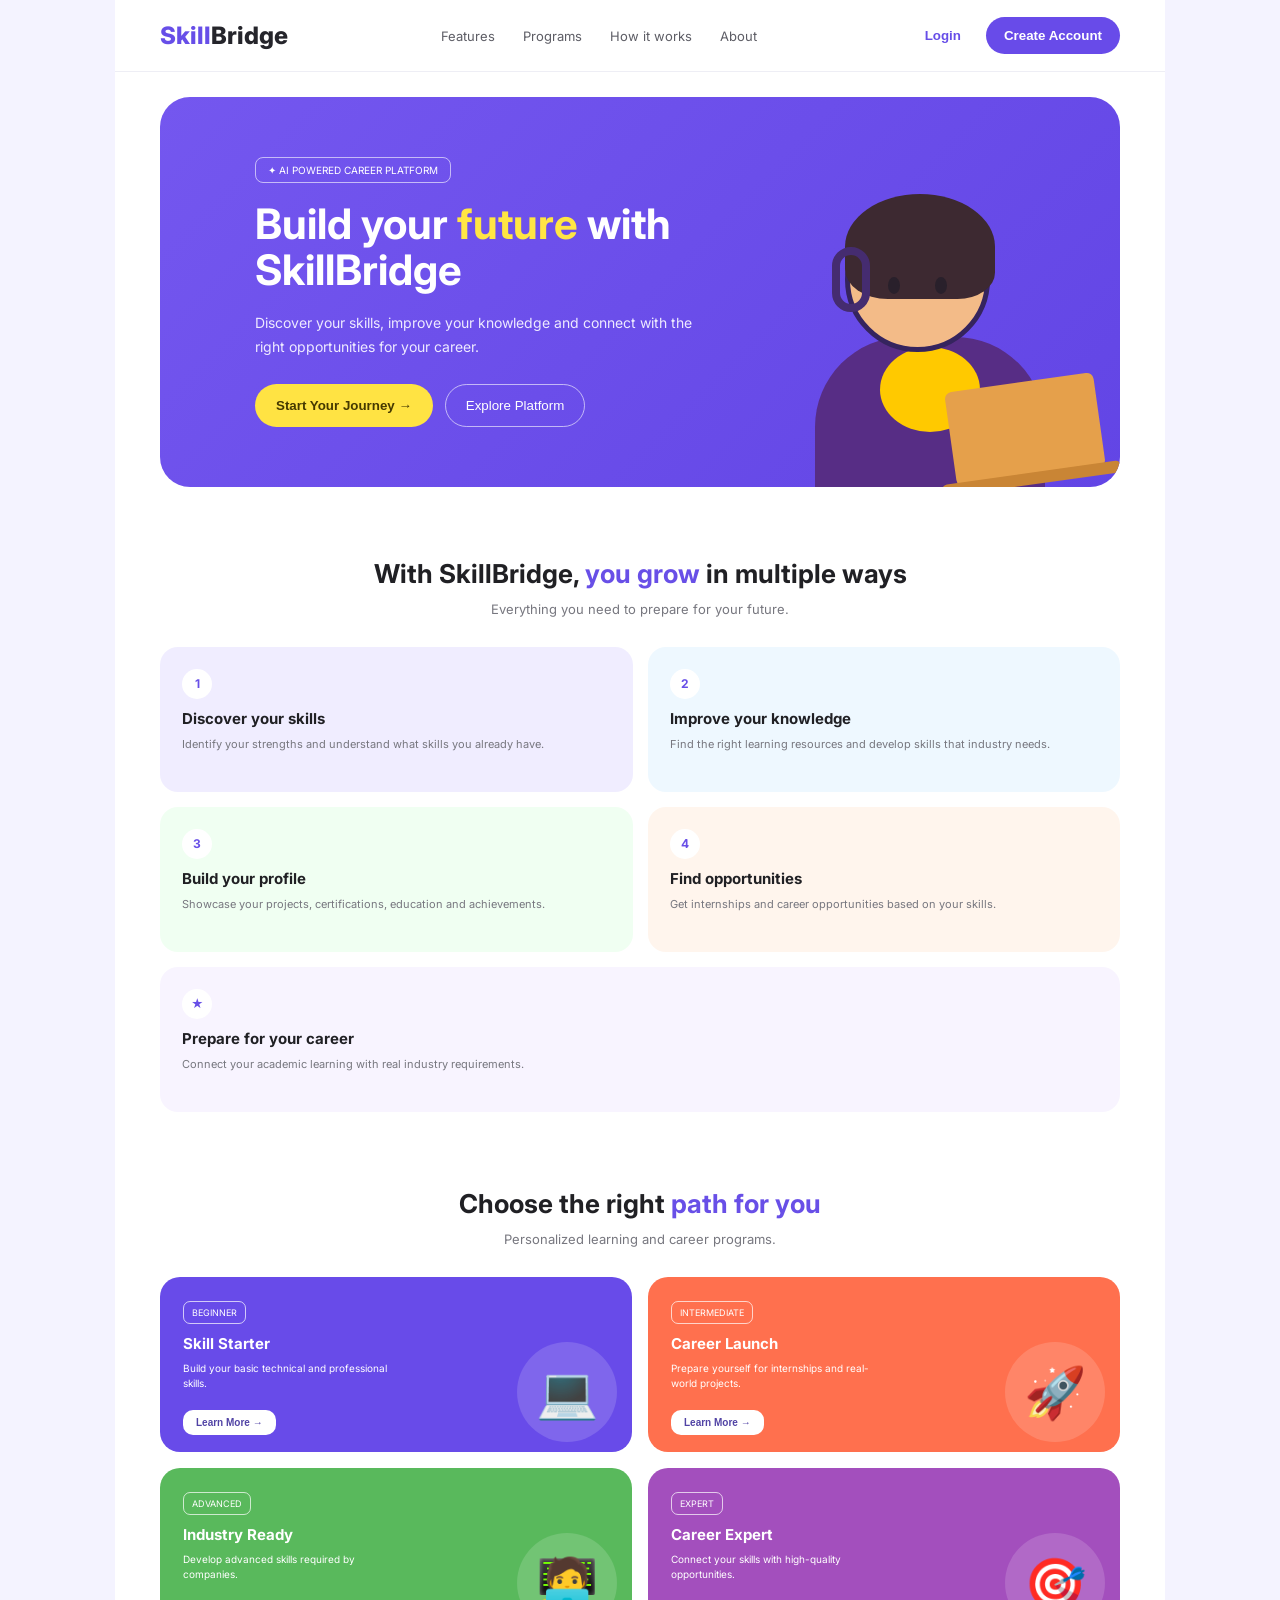
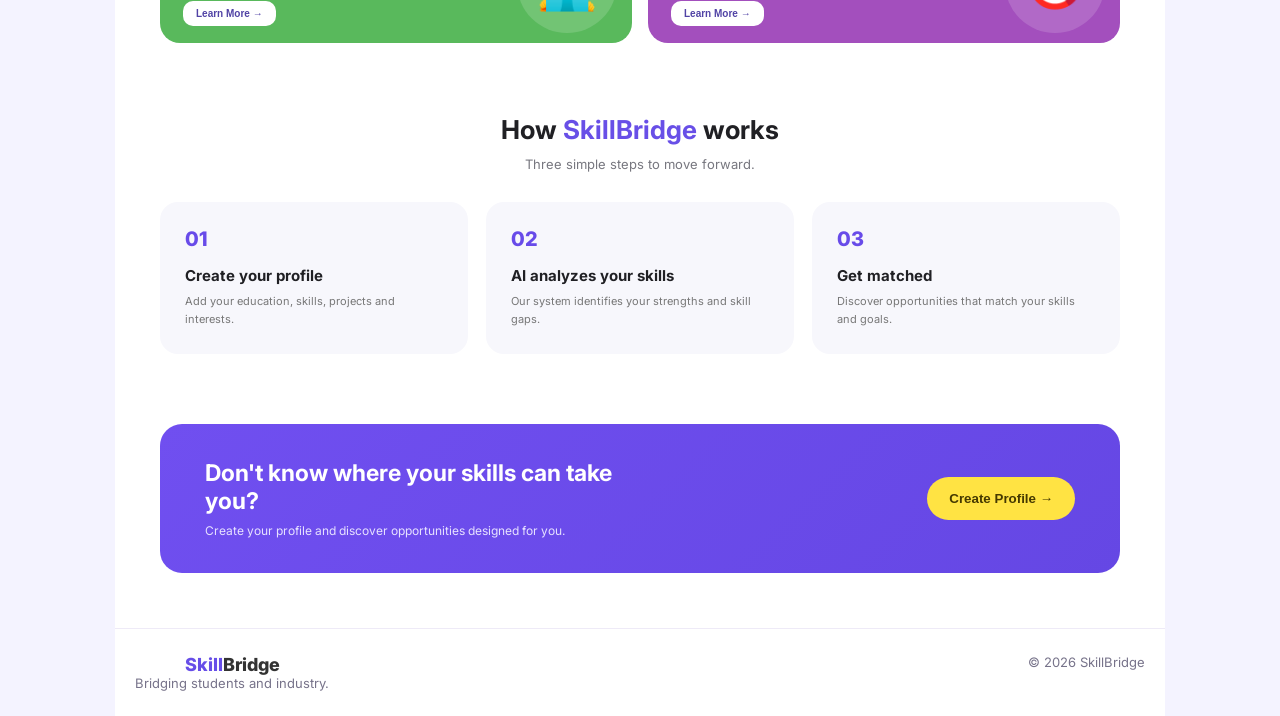
<file: index.html>
<!DOCTYPE html>
<html lang="en">

<head>

    <meta charset="UTF-8">
    <meta name="viewport" content="width=device-width, initial-scale=1.0">

    <title>SkillBridge</title>

    <!-- Google Font -->
    <link rel="preconnect" href="https://fonts.googleapis.com">
    <link rel="preconnect" href="https://fonts.gstatic.com" crossorigin>

    <link
        href="https://fonts.googleapis.com/css2?family=Inter:wght@400;500;600;700;800&display=swap"
        rel="stylesheet"
    >

    <!-- CSS -->
    <link rel="stylesheet" href="style.css">

</head>


<body>

<div class="page">


    <!-- ================= HEADER ================= -->

    <header>

        <a href="index.html" class="logo">
            Skill<span>Bridge</span>
        </a>


        <nav>

            <a href="#features">Features</a>

            <a href="#programs">Programs</a>

            <a href="#how">How it works</a>

            <a href="#about">About</a>

        </nav>


        <div class="header-buttons">

            <button
                class="login-button"
                onclick="goToLogin()"
            >
                Login
            </button>

            <button
                class="header-btn"
                onclick="goToSignup()"
            >
                Create Account
            </button>

        </div>

    </header>



    <!-- ================= HERO ================= -->

    <section class="hero">

        <div class="hero-content">

            <div class="small-label">
                ✦ AI POWERED CAREER PLATFORM
            </div>


            <h1>

                Build your
                <span>future</span>
                with SkillBridge

            </h1>


            <p>

                Discover your skills, improve your knowledge
                and connect with the right opportunities
                for your career.

            </p>


            <div class="hero-buttons">

                <button
                    class="hero-btn"
                    onclick="goToSignup()"
                >
                    Start Your Journey →
                </button>


                <button
                    class="secondary-btn"
                    onclick="scrollToFeatures()"
                >
                    Explore Platform
                </button>

            </div>

        </div>


        <!-- HERO ILLUSTRATION -->

        <div class="hero-character">

            <div class="character-head">

                <div class="hair"></div>

                <div class="eye left"></div>

                <div class="eye right"></div>

                <div class="earphone"></div>

            </div>


            <div class="body">

                <div class="hood"></div>

            </div>


            <div class="laptop"></div>

        </div>

    </section>



    <!-- ================= FEATURES ================= -->

    <section
        class="features"
        id="features"
    >

        <div class="section-title">

            <h2>

                With SkillBridge,
                <span>you grow</span>
                in multiple ways

            </h2>


            <p>

                Everything you need to prepare
                for your future.

            </p>

        </div>



        <div class="feature-grid">


            <div class="feature">

                <div class="feature-number">
                    1
                </div>

                <h3>
                    Discover your skills
                </h3>

                <p>

                    Identify your strengths and
                    understand what skills you
                    already have.

                </p>

            </div>



            <div class="feature">

                <div class="feature-number">
                    2
                </div>

                <h3>
                    Improve your knowledge
                </h3>

                <p>

                    Find the right learning resources
                    and develop skills that industry needs.

                </p>

            </div>



            <div class="feature">

                <div class="feature-number">
                    3
                </div>

                <h3>
                    Build your profile
                </h3>

                <p>

                    Showcase your projects,
                    certifications, education
                    and achievements.

                </p>

            </div>



            <div class="feature">

                <div class="feature-number">
                    4
                </div>

                <h3>
                    Find opportunities
                </h3>

                <p>

                    Get internships and career
                    opportunities based on your skills.

                </p>

            </div>



            <div class="feature">

                <div class="feature-number">
                    ★
                </div>

                <h3>
                    Prepare for your career
                </h3>

                <p>

                    Connect your academic learning
                    with real industry requirements.

                </p>

            </div>

        </div>

    </section>



    <!-- ================= PROGRAMS ================= -->

    <section
        class="programs"
        id="programs"
    >

        <div class="section-title">

            <h2>

                Choose the right
                <span>path for you</span>

            </h2>


            <p>

                Personalized learning and
                career programs.

            </p>

        </div>



        <div class="program-grid">


            <div class="program purple">

                <span class="age">
                    BEGINNER
                </span>


                <h3>
                    Skill Starter
                </h3>


                <p>

                    Build your basic technical
                    and professional skills.

                </p>


                <button onclick="goToSignup()">
                    Learn More →
                </button>


                <div class="program-icon">
                    💻
                </div>

            </div>



            <div class="program orange">

                <span class="age">
                    INTERMEDIATE
                </span>


                <h3>
                    Career Launch
                </h3>


                <p>

                    Prepare yourself for internships
                    and real-world projects.

                </p>


                <button onclick="goToSignup()">
                    Learn More →
                </button>


                <div class="program-icon">
                    🚀
                </div>

            </div>



            <div class="program green">

                <span class="age">
                    ADVANCED
                </span>


                <h3>
                    Industry Ready
                </h3>


                <p>

                    Develop advanced skills required
                    by companies.

                </p>


                <button onclick="goToSignup()">
                    Learn More →
                </button>


                <div class="program-icon">
                    🧑‍💻
                </div>

            </div>



            <div class="program pink">

                <span class="age">
                    EXPERT
                </span>


                <h3>
                    Career Expert
                </h3>


                <p>

                    Connect your skills with
                    high-quality opportunities.

                </p>


                <button onclick="goToSignup()">
                    Learn More →
                </button>


                <div class="program-icon">
                    🎯
                </div>

            </div>

        </div>

    </section>



    <!-- ================= HOW IT WORKS ================= -->

    <section
        class="how"
        id="how"
    >

        <div class="section-title">

            <h2>

                How
                <span>SkillBridge</span>
                works

            </h2>


            <p>
                Three simple steps to move forward.
            </p>

        </div>



        <div class="steps">


            <div class="step">

                <div class="step-number">
                    01
                </div>

                <h3>
                    Create your profile
                </h3>

                <p>

                    Add your education,
                    skills, projects and interests.

                </p>

            </div>



            <div class="step">

                <div class="step-number">
                    02
                </div>

                <h3>
                    AI analyzes your skills
                </h3>

                <p>

                    Our system identifies your
                    strengths and skill gaps.

                </p>

            </div>



            <div class="step">

                <div class="step-number">
                    03
                </div>

                <h3>
                    Get matched
                </h3>

                <p>

                    Discover opportunities that
                    match your skills and goals.

                </p>

            </div>

        </div>

    </section>



    <!-- ================= CTA ================= -->

    <section
        class="cta"
        id="about"
    >

        <div>

            <h2>

                Don't know where
                your skills can take you?

            </h2>


            <p>

                Create your profile and discover
                opportunities designed for you.

            </p>

        </div>


        <button onclick="goToSignup()">

            Create Profile →

        </button>

    </section>



    <!-- ================= FOOTER ================= -->

    <footer>

        <div>

            <div class="footer-logo">

                Skill<span>Bridge</span>

            </div>


            <p>

                Bridging students and industry.

            </p>

        </div>


        <div>

            © 2026 SkillBridge

        </div>

    </footer>


</div>


<!-- JavaScript -->

<script src="script.js"></script>

</body>

</html>
</file>
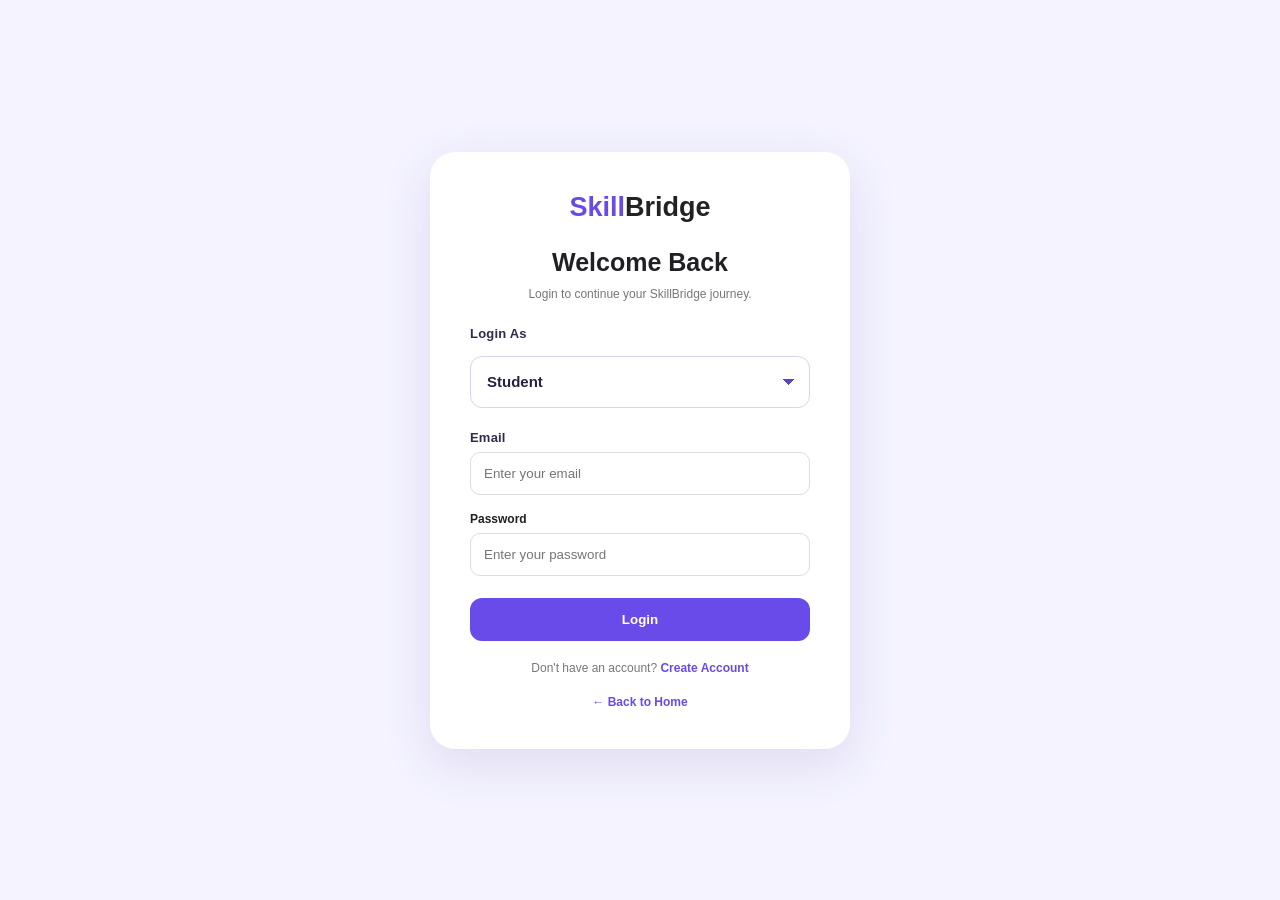
<file: dashboard.html>
<!DOCTYPE html>
<html lang="en">

<head>
    <meta charset="UTF-8">
    <meta name="viewport" content="width=device-width, initial-scale=1.0">

    <title>Dashboard - SkillBridge</title>

    <link rel="stylesheet" href="style.css">
</head>

<body>

<header class="dashboard-header">

    <div class="logo">
        Skill<span>Bridge</span>
    </div>

    <nav>
        <a href="dashboard.html" class="active">Dashboard</a>
        <a href="profile.html">Profile</a>
        <a href="skills.html">Skills</a>
        <a href="opportunities.html">Opportunities</a>
        <a href="learning.html">Learning</a>
        <a href="student-assessments.html">Assessments</a>
    </nav>

    <button class="logout-btn"
            onclick="logoutUser()">
        Logout
    </button>

</header>


<main class="dashboard">


    <!-- WELCOME SECTION -->

    <section class="welcome-section">

        <p class="small-label">
            STUDENT DASHBOARD
        </p>

        <h1 id="dashboardWelcome">
            Welcome to SkillBridge 👋
        </h1>

        <p>
            Build your skills, discover your skill gaps,
            learn effectively and find the right career opportunities.
        </p>

        <button class="primary-btn"
                onclick="window.location.href='skills.html'">

            Check My Skills

        </button>

    </section>


    <!-- STATISTICS -->

    <section class="stats-grid">

        <div class="stat-card">

            <div class="stat-icon">
                🎯
            </div>

            <h3>
                Skill Score
            </h3>

            <strong id="dashboardSkillScore">
                0%
            </strong>

            <p>
                Overall skill level
            </p>

        </div>


        <div class="stat-card">

            <div class="stat-icon">
                📚
            </div>

            <h3>
                Learning
            </h3>

            <strong id="dashboardCourseCount">
                0
            </strong>

            <p>
                Courses recommended
            </p>

        </div>


        <div class="stat-card">

            <div class="stat-icon">
                💼
            </div>

            <h3>
                Opportunities
            </h3>

            <strong id="dashboardOpportunityCount">
                0
            </strong>

            <p>
                Available opportunities
            </p>

        </div>


        <div class="stat-card">

            <div class="stat-icon">
                🏆
            </div>

            <h3>
                Achievements
            </h3>

            <strong>
                4
            </strong>

            <p>
                Keep progressing
            </p>

        </div>

    </section>


    <!-- DASHBOARD CONTENT -->

    <section class="dashboard-grid">


        <!-- SKILL OVERVIEW -->

        <div class="dashboard-card">

            <div class="card-heading">

                <div>

                    <p class="small-label">
                        SKILL DEVELOPMENT
                    </p>

                    <h2>
                        Your Skill Overview
                    </h2>

                    <p>
                        Keep improving your technical skills
                        to become career ready.
                    </p>

                </div>

            </div>


            <div id="dashboardSkills">

                <p>
                    Loading skills...
                </p>

            </div>


            <button class="primary-btn"
                    onclick="window.location.href='skills.html'">

                View My Skills

            </button>

        </div>


        <!-- RECOMMENDED LEARNING -->

        <div class="dashboard-card">

            <div class="card-heading">

                <div>

                    <p class="small-label">
                        RECOMMENDED
                    </p>

                    <h2>
                        Learning For You
                    </h2>

                    <p>
                        Courses selected based on your
                        current skill gaps.
                    </p>

                </div>

            </div>


            <div id="dashboardCourses">

                <p>
                    Loading courses...
                </p>

            </div>


            <button class="primary-btn"
                    onclick="window.location.href='learning.html'">

                Explore Learning

            </button>

        </div>


        <!-- OPPORTUNITIES -->

        <div class="dashboard-card">

            <div class="card-heading">

                <div>

                    <p class="small-label">
                        CAREER
                    </p>

                    <h2>
                        Career Opportunities
                    </h2>

                    <p>
                        Find opportunities that match
                        your skills and interests.
                    </p>

                </div>

            </div>


            <div id="dashboardOpportunities">

                <p>
                    Loading opportunities...
                </p>

            </div>


            <button class="primary-btn"
                    onclick="window.location.href='opportunities.html'">

                View Opportunities

            </button>

        </div>


        <!-- ASSESSMENTS -->

        <div class="dashboard-card">

            <div class="card-heading">

                <div>

                    <p class="small-label">
                        SKILL ASSESSMENT
                    </p>

                    <h2>
                        Take Assessments
                    </h2>

                    <p>
                        Test your skills and measure your
                        readiness for your career.
                    </p>

                </div>

            </div>


            <div>

                <p>
                    Complete assessments created by faculty
                    and track your performance.
                </p>

            </div>


            <button class="primary-btn"
                    onclick="window.location.href='student-assessments.html'">

                View Assessments

            </button>

        </div>


        <!-- PROGRESS -->

        <div class="dashboard-card">

            <div class="card-heading">

                <div>

                    <p class="small-label">
                        YOUR PROGRESS
                    </p>

                    <h2>
                        Keep Going 🚀
                    </h2>

                    <p>
                        You're making progress toward
                        becoming career ready.
                    </p>

                </div>

            </div>


            <p>
                Skill Score:
                <strong id="progressSkillScore">
                    0%
                </strong>
            </p>

            <p>
                Skills improving:
                <strong id="progressImproving">
                    0
                </strong>
            </p>

            <p>
                Courses recommended:
                <strong id="progressCourses">
                    0
                </strong>
            </p>

            <p>
                Matching opportunities:
                <strong id="progressOpportunities">
                    0
                </strong>
            </p>


            <button class="primary-btn"
                    onclick="window.location.href='profile.html'">

                View My Profile

            </button>

        </div>


    </section>

</main>


<footer>

    <p>
        © 2026 SkillBridge. Build skills. Bridge opportunities.
    </p>

</footer>


<script src="script.js"></script>

</body>

</html>
</file>
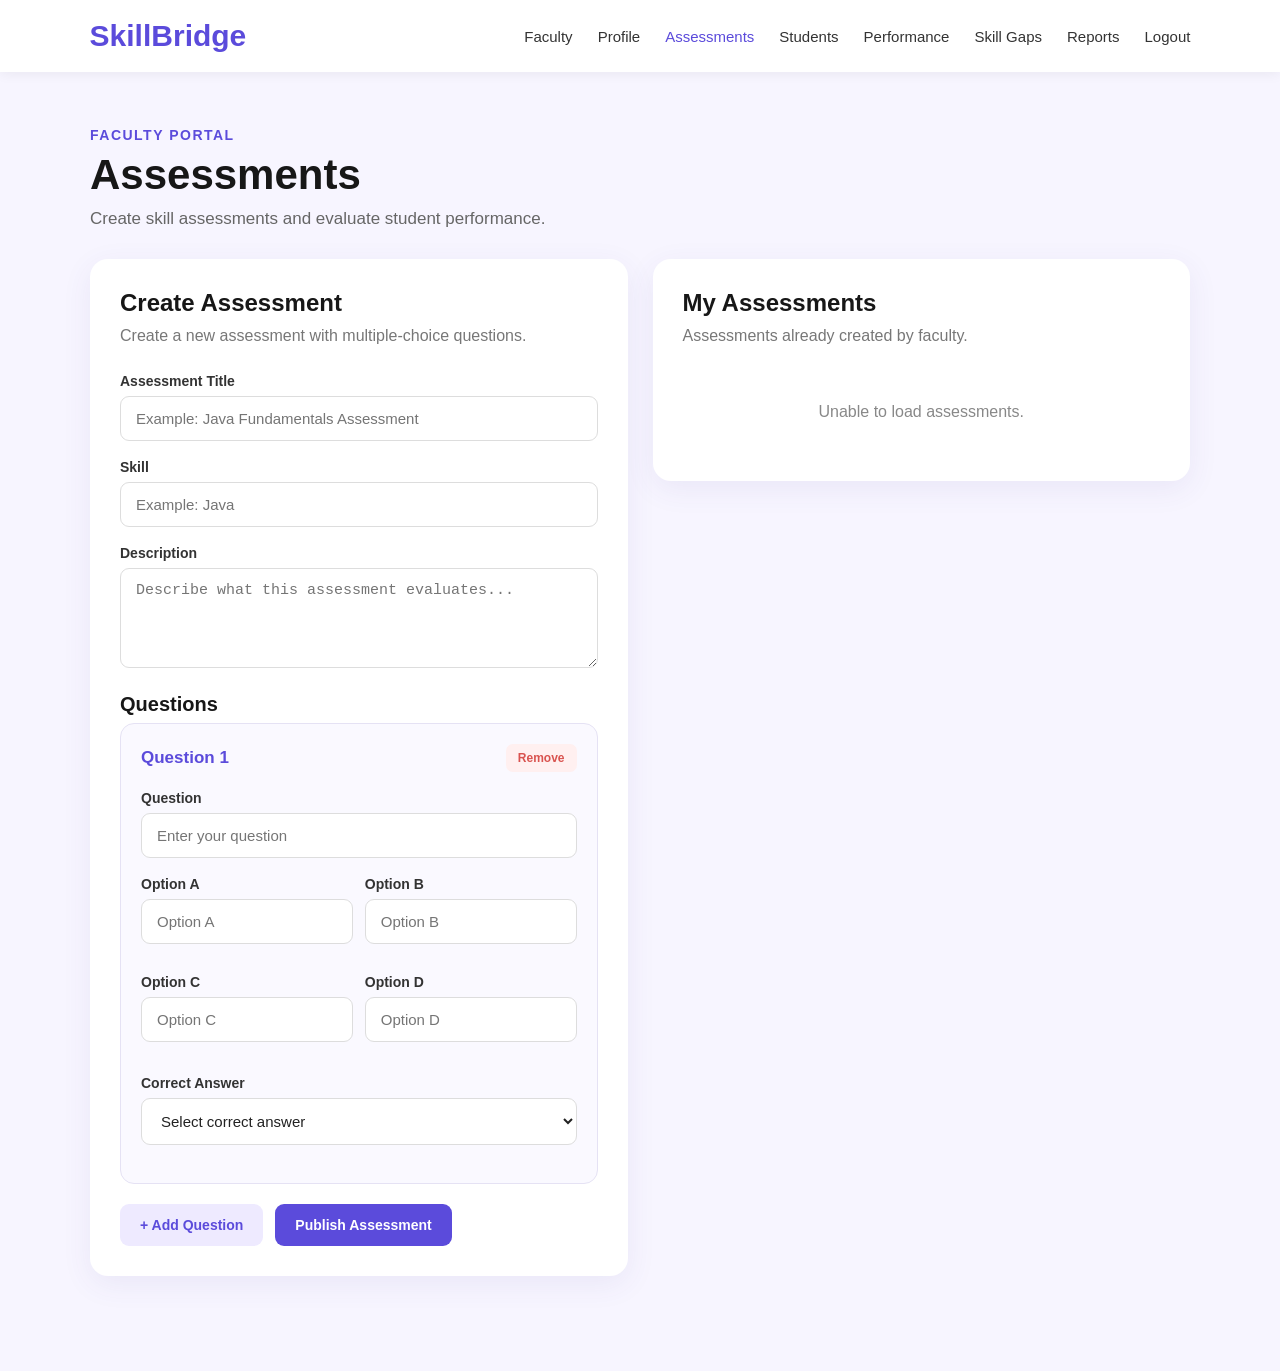
<file: faculty-assessments.html>
<!DOCTYPE html>
<html lang="en">
<head>
    <meta charset="UTF-8">
    <meta name="viewport" content="width=device-width, initial-scale=1.0">
    <title>SkillBridge - Assessments</title>

    <!-- Your existing global JS -->
    <script src="script.js"></script>

    <style>
        /* =========================================================
           FACULTY ASSESSMENTS PAGE
           All CSS is scoped to .assessment-page
           It will NOT disturb other pages.
        ========================================================= */

        .assessment-page {
            margin: 0;
            min-height: 100vh;
            background: #f7f5ff;
            font-family: Arial, Helvetica, sans-serif;
            color: #222;
        }

        .assessment-page * {
            box-sizing: border-box;
        }

        /* HEADER */

        .assessment-page .assessment-header {
            height: 72px;
            background: #ffffff;
            display: flex;
            align-items: center;
            justify-content: space-between;
            padding: 0 7%;
            box-shadow: 0 2px 12px rgba(0, 0, 0, 0.06);
        }

        .assessment-page .assessment-logo {
            font-size: 30px;
            font-weight: 800;
            color: #5b4bdb;
            text-decoration: none;
        }

        .assessment-page .assessment-nav {
            display: flex;
            align-items: center;
            gap: 25px;
        }

        .assessment-page .assessment-nav a {
            text-decoration: none;
            color: #333;
            font-size: 15px;
            font-weight: 500;
            transition: 0.2s ease;
        }

        .assessment-page .assessment-nav a:hover,
        .assessment-page .assessment-nav a.active {
            color: #5b4bdb;
        }

        /* MAIN */

        .assessment-page .assessment-container {
            width: 90%;
            max-width: 1100px;
            margin: auto;
            padding-bottom: 70px;
        }

        .assessment-page .assessment-intro {
            padding: 55px 0 30px;
        }

        .assessment-page .assessment-label {
            color: #5b4bdb;
            font-size: 14px;
            font-weight: 700;
            letter-spacing: 1.5px;
            margin-bottom: 8px;
        }

        .assessment-page .assessment-intro h1 {
            margin: 0 0 10px;
            font-size: 42px;
            color: #171717;
        }

        .assessment-page .assessment-intro p {
            margin: 0;
            color: #666;
            font-size: 17px;
        }

        /* TWO COLUMN LAYOUT */

        .assessment-page .assessment-layout {
            display: grid;
            grid-template-columns: 1fr 1fr;
            gap: 25px;
            align-items: start;
        }

        /* CARDS */

        .assessment-page .assessment-card {
            background: #ffffff;
            border-radius: 18px;
            padding: 30px;
            box-shadow: 0 8px 30px rgba(76, 60, 150, 0.08);
            margin-bottom: 25px;
        }

        .assessment-page .assessment-card h2 {
            margin: 0 0 7px;
            font-size: 24px;
            color: #171717;
        }

        .assessment-page .assessment-card > p {
            color: #777;
            margin: 0 0 25px;
            line-height: 1.5;
        }

        /* FORM */

        .assessment-page .form-group {
            display: flex;
            flex-direction: column;
            margin-bottom: 18px;
        }

        .assessment-page .form-group label {
            font-size: 14px;
            font-weight: 600;
            color: #333;
            margin-bottom: 7px;
        }

        .assessment-page input,
        .assessment-page textarea,
        .assessment-page select {
            width: 100%;
            padding: 13px 15px;
            border: 1px solid #ddd;
            border-radius: 9px;
            background: #fff;
            color: #222;
            font-size: 15px;
            outline: none;
            transition: 0.2s ease;
        }

        .assessment-page textarea {
            min-height: 100px;
            resize: vertical;
        }

        .assessment-page input:focus,
        .assessment-page textarea:focus,
        .assessment-page select:focus {
            border-color: #6c63ff;
            box-shadow: 0 0 0 3px rgba(108, 99, 255, 0.10);
        }

        /* QUESTION BUILDER */

        .assessment-page .question-box {
            border: 1px solid #e5e2f4;
            background: #faf9ff;
            border-radius: 14px;
            padding: 20px;
            margin-bottom: 18px;
        }

        .assessment-page .question-header {
            display: flex;
            align-items: center;
            justify-content: space-between;
            margin-bottom: 18px;
        }

        .assessment-page .question-number {
            font-size: 17px;
            font-weight: 700;
            color: #5b4bdb;
        }

        .assessment-page .remove-question {
            border: none;
            background: #fff0f0;
            color: #d9534f;
            padding: 7px 12px;
            border-radius: 7px;
            cursor: pointer;
            font-size: 12px;
            font-weight: 600;
        }

        .assessment-page .remove-question:hover {
            background: #ffe0e0;
        }

        .assessment-page .options-grid {
            display: grid;
            grid-template-columns: 1fr 1fr;
            gap: 12px;
        }

        .assessment-page .correct-answer {
            margin-top: 15px;
        }

        /* BUTTONS */

        .assessment-page .btn {
            border: none;
            border-radius: 9px;
            padding: 13px 20px;
            font-size: 14px;
            font-weight: 700;
            cursor: pointer;
            transition: 0.25s ease;
        }

        .assessment-page .primary-btn {
            background: #5b4bdb;
            color: #ffffff;
        }

        .assessment-page .primary-btn:hover {
            background: #493ac5;
            transform: translateY(-2px);
        }

        .assessment-page .secondary-btn {
            background: #eeeaff;
            color: #5b4bdb;
        }

        .assessment-page .secondary-btn:hover {
            background: #e1dcff;
        }

        .assessment-page .button-row {
            display: flex;
            gap: 12px;
            margin-top: 20px;
            flex-wrap: wrap;
        }

        /* EXISTING ASSESSMENTS */

        .assessment-page .existing-assessment {
            border: 1px solid #eceaf5;
            border-radius: 13px;
            padding: 18px;
            margin-bottom: 14px;
            background: #fff;
        }

        .assessment-page .existing-assessment h3 {
            margin: 0 0 8px;
            font-size: 17px;
            color: #222;
        }

        .assessment-page .existing-assessment p {
            margin: 5px 0;
            color: #777;
            font-size: 14px;
        }

        .assessment-page .skill-badge {
            display: inline-block;
            background: #eeeaff;
            color: #5b4bdb;
            padding: 5px 10px;
            border-radius: 20px;
            font-size: 12px;
            font-weight: 700;
            margin-top: 8px;
        }

        .assessment-page .empty-state {
            text-align: center;
            padding: 30px 15px;
            color: #888;
        }

        .assessment-page .success-message {
            display: none;
            padding: 13px 15px;
            border-radius: 9px;
            background: #eaf8ef;
            color: #267a42;
            margin-top: 18px;
            font-size: 14px;
            font-weight: 600;
        }

        .assessment-page .error-message {
            display: none;
            padding: 13px 15px;
            border-radius: 9px;
            background: #fff0f0;
            color: #c0392b;
            margin-top: 18px;
            font-size: 14px;
            font-weight: 600;
        }

        /* MOBILE */

        @media (max-width: 850px) {
            .assessment-page .assessment-layout {
                grid-template-columns: 1fr;
            }

            .assessment-page .assessment-nav {
                display: none;
            }
        }

        @media (max-width: 600px) {
            .assessment-page .assessment-container {
                width: 92%;
            }

            .assessment-page .assessment-intro h1 {
                font-size: 34px;
            }

            .assessment-page .assessment-card {
                padding: 22px;
            }

            .assessment-page .options-grid {
                grid-template-columns: 1fr;
            }
        }
    </style>
</head>

<body class="assessment-page">

    <!-- HEADER -->
    <header class="assessment-header">

        <a href="faculty.html" class="assessment-logo">
            SkillBridge
        </a>

        <nav class="assessment-nav">
            <a href="faculty.html">Faculty</a>
            <a href="faculty-profile.html">Profile</a>
            <a href="faculty-assessments.html" class="active">Assessments</a>
            <a href="faculty.html#students">Students</a>
            <a href="faculty.html#performance">Performance</a>
            <a href="faculty.html#skill-gaps">Skill Gaps</a>
            <a href="faculty.html#reports">Reports</a>
            <a href="login.html" onclick="logoutUser()">Logout</a>
        </nav>

    </header>


    <!-- MAIN -->
    <main class="assessment-container">

        <section class="assessment-intro">

            <div class="assessment-label">
                FACULTY PORTAL
            </div>

            <h1>Assessments</h1>

            <p>
                Create skill assessments and evaluate student performance.
            </p>

        </section>


        <div class="assessment-layout">

            <!-- CREATE ASSESSMENT -->
            <section class="assessment-card">

                <h2>Create Assessment</h2>

                <p>
                    Create a new assessment with multiple-choice questions.
                </p>


                <div class="form-group">

                    <label for="assessmentTitle">
                        Assessment Title
                    </label>

                    <input
                        type="text"
                        id="assessmentTitle"
                        placeholder="Example: Java Fundamentals Assessment"
                    >

                </div>


                <div class="form-group">

                    <label for="assessmentSkill">
                        Skill
                    </label>

                    <input
                        type="text"
                        id="assessmentSkill"
                        placeholder="Example: Java"
                    >

                </div>


                <div class="form-group">

                    <label for="assessmentDescription">
                        Description
                    </label>

                    <textarea
                        id="assessmentDescription"
                        placeholder="Describe what this assessment evaluates..."
                    ></textarea>

                </div>


                <h2 style="font-size:20px; margin-top:25px;">
                    Questions
                </h2>

                <div id="questionsContainer"></div>


                <div class="button-row">

                    <button
                        type="button"
                        class="btn secondary-btn"
                        onclick="addQuestion()"
                    >
                        + Add Question
                    </button>

                    <button
                        type="button"
                        class="btn primary-btn"
                        onclick="createAssessment()"
                    >
                        Publish Assessment
                    </button>

                </div>


                <div
                    id="successMessage"
                    class="success-message"
                ></div>

                <div
                    id="errorMessage"
                    class="error-message"
                ></div>

            </section>


            <!-- EXISTING ASSESSMENTS -->
            <section class="assessment-card">

                <h2>My Assessments</h2>

                <p>
                    Assessments already created by faculty.
                </p>

                <div id="existingAssessments">

                    <div class="empty-state">
                        Loading assessments...
                    </div>

                </div>

            </section>

        </div>

    </main>


    <script>

        const API_URL = "http://localhost:3000";

        let questionCount = 0;


        /* =========================================================
           GET LOGGED-IN USER
        ========================================================= */

        function getUserId() {

            const userId =
                localStorage.getItem("userId");

            return userId;
        }


        /* =========================================================
           ADD QUESTION
        ========================================================= */

        function addQuestion() {

            questionCount++;

            const container =
                document.getElementById("questionsContainer");

            const questionBox =
                document.createElement("div");

            questionBox.className = "question-box";

            questionBox.id =
                "questionBox" + questionCount;

            questionBox.innerHTML = `

                <div class="question-header">

                    <div class="question-number">
                        Question ${questionCount}
                    </div>

                    <button
                        type="button"
                        class="remove-question"
                        onclick="removeQuestion(${questionCount})"
                    >
                        Remove
                    </button>

                </div>


                <div class="form-group">

                    <label>
                        Question
                    </label>

                    <input
                        type="text"
                        class="question-text"
                        placeholder="Enter your question"
                    >

                </div>


                <div class="options-grid">

                    <div class="form-group">

                        <label>
                            Option A
                        </label>

                        <input
                            type="text"
                            class="option-a"
                            placeholder="Option A"
                        >

                    </div>


                    <div class="form-group">

                        <label>
                            Option B
                        </label>

                        <input
                            type="text"
                            class="option-b"
                            placeholder="Option B"
                        >

                    </div>


                    <div class="form-group">

                        <label>
                            Option C
                        </label>

                        <input
                            type="text"
                            class="option-c"
                            placeholder="Option C"
                        >

                    </div>


                    <div class="form-group">

                        <label>
                            Option D
                        </label>

                        <input
                            type="text"
                            class="option-d"
                            placeholder="Option D"
                        >

                    </div>

                </div>


                <div class="form-group correct-answer">

                    <label>
                        Correct Answer
                    </label>

                    <select class="correct-answer-select">

                        <option value="">
                            Select correct answer
                        </option>

                        <option value="A">
                            Option A
                        </option>

                        <option value="B">
                            Option B
                        </option>

                        <option value="C">
                            Option C
                        </option>

                        <option value="D">
                            Option D
                        </option>

                    </select>

                </div>
            `;

            container.appendChild(questionBox);
        }


        /* =========================================================
           REMOVE QUESTION
        ========================================================= */

        function removeQuestion(id) {

            const question =
                document.getElementById(
                    "questionBox" + id
                );

            if (question) {

                question.remove();

            }
        }


        /* =========================================================
           CREATE ASSESSMENT
        ========================================================= */

        async function createAssessment() {

            const title =
                document.getElementById(
                    "assessmentTitle"
                ).value.trim();

            const skill =
                document.getElementById(
                    "assessmentSkill"
                ).value.trim();

            const description =
                document.getElementById(
                    "assessmentDescription"
                ).value.trim();


            const success =
                document.getElementById(
                    "successMessage"
                );

            const error =
                document.getElementById(
                    "errorMessage"
                );


            success.style.display = "none";
            error.style.display = "none";


            if (!title || !skill) {

                showError(
                    "Please enter the assessment title and skill."
                );

                return;
            }


            const questionBoxes =
                document.querySelectorAll(
                    ".question-box"
                );


            if (questionBoxes.length === 0) {

                showError(
                    "Please add at least one question."
                );

                return;
            }


            const questions = [];


            for (const box of questionBoxes) {

                const question =
                    box.querySelector(
                        ".question-text"
                    ).value.trim();

                const optionA =
                    box.querySelector(
                        ".option-a"
                    ).value.trim();

                const optionB =
                    box.querySelector(
                        ".option-b"
                    ).value.trim();

                const optionC =
                    box.querySelector(
                        ".option-c"
                    ).value.trim();

                const optionD =
                    box.querySelector(
                        ".option-d"
                    ).value.trim();

                const correctAnswer =
                    box.querySelector(
                        ".correct-answer-select"
                    ).value;


                if (
                    !question ||
                    !optionA ||
                    !optionB ||
                    !optionC ||
                    !optionD ||
                    !correctAnswer
                ) {

                    showError(
                        "Please complete every question and select the correct answer."
                    );

                    return;
                }


                questions.push({

                    question: question,

                    option_a: optionA,

                    option_b: optionB,

                    option_c: optionC,

                    option_d: optionD,

                    correct_answer: correctAnswer

                });

            }


            const userId =
                getUserId();


            if (!userId) {

                showError(
                    "Faculty login information was not found. Please login again."
                );

                return;
            }


            try {

                /* 
                   First get faculty information.
                   The backend needs faculty_id, not user_id.
                */

                const facultyResponse =
                    await fetch(
                        `${API_URL}/api/faculty/${userId}`
                    );


                if (!facultyResponse.ok) {

                    throw new Error(
                        "Could not load faculty information."
                    );

                }


                const faculty =
                    await facultyResponse.json();


                if (!faculty.faculty_id) {

                    throw new Error(
                        "Faculty profile was not found."
                    );

                }


                /* CREATE ASSESSMENT */

                const response =
                    await fetch(
                        `${API_URL}/api/faculty/assessments`,
                        {
                            method: "POST",

                            headers: {
                                "Content-Type":
                                    "application/json"
                            },

                            body: JSON.stringify({

                                faculty_id:
                                    faculty.faculty_id,

                                title:
                                    title,

                                skill:
                                    skill,

                                description:
                                    description,

                                questions:
                                    questions

                            })

                        }
                    );


                const result =
                    await response.json();


                if (!response.ok) {

                    throw new Error(
                        result.error ||
                        "Failed to create assessment."
                    );

                }


                showSuccess(
                    "Assessment published successfully!"
                );


                /* CLEAR FORM */

                document.getElementById(
                    "assessmentTitle"
                ).value = "";

                document.getElementById(
                    "assessmentSkill"
                ).value = "";

                document.getElementById(
                    "assessmentDescription"
                ).value = "";

                document.getElementById(
                    "questionsContainer"
                ).innerHTML = "";

                questionCount = 0;


                /* ADD A NEW EMPTY QUESTION */

                addQuestion();


                /* RELOAD ASSESSMENTS */

                loadAssessments();

            }

            catch (err) {

                console.error(err);

                showError(
                    err.message ||
                    "Something went wrong."
                );

            }

        }


        /* =========================================================
           LOAD ASSESSMENTS
        ========================================================= */

        async function loadAssessments() {

            const container =
                document.getElementById(
                    "existingAssessments"
                );


            try {

                const response =
                    await fetch(
                        `${API_URL}/api/faculty/assessments`
                    );


                if (!response.ok) {

                    throw new Error(
                        "Unable to load assessments."
                    );

                }


                const assessments =
                    await response.json();


                if (
                    !Array.isArray(assessments) ||
                    assessments.length === 0
                ) {

                    container.innerHTML = `

                        <div class="empty-state">

                            <p>
                                No assessments created yet.
                            </p>

                        </div>

                    `;

                    return;
                }


                container.innerHTML =
                    assessments.map(
                        assessment => `

                        <div class="existing-assessment">

                            <h3>
                                ${escapeHtml(
                                    assessment.title
                                )}
                            </h3>

                            <p>
                                ${escapeHtml(
                                    assessment.description ||
                                    "No description provided."
                                )}
                            </p>

                            <span class="skill-badge">
                                ${escapeHtml(
                                    assessment.skill
                                )}
                            </span>

                        </div>

                    `
                    ).join("");

            }

            catch (error) {

                console.error(error);

                container.innerHTML = `

                    <div class="empty-state">

                        Unable to load assessments.

                    </div>

                `;

            }

        }


        /* =========================================================
           MESSAGES
        ========================================================= */

        function showSuccess(message) {

            const element =
                document.getElementById(
                    "successMessage"
                );

            element.textContent =
                message;

            element.style.display =
                "block";

        }


        function showError(message) {

            const element =
                document.getElementById(
                    "errorMessage"
                );

            element.textContent =
                message;

            element.style.display =
                "block";

        }


        /* =========================================================
           SECURITY / HTML ESCAPING
        ========================================================= */

        function escapeHtml(value) {

            return String(value)
                .replace(/&/g, "&amp;")
                .replace(/</g, "&lt;")
                .replace(/>/g, "&gt;")
                .replace(/"/g, "&quot;")
                .replace(/'/g, "&#039;");

        }


        /* =========================================================
           PAGE START
        ========================================================= */

        document.addEventListener(
            "DOMContentLoaded",
            function () {

                addQuestion();

                loadAssessments();

            }
        );

    </script>

</body>
</html>
</file>
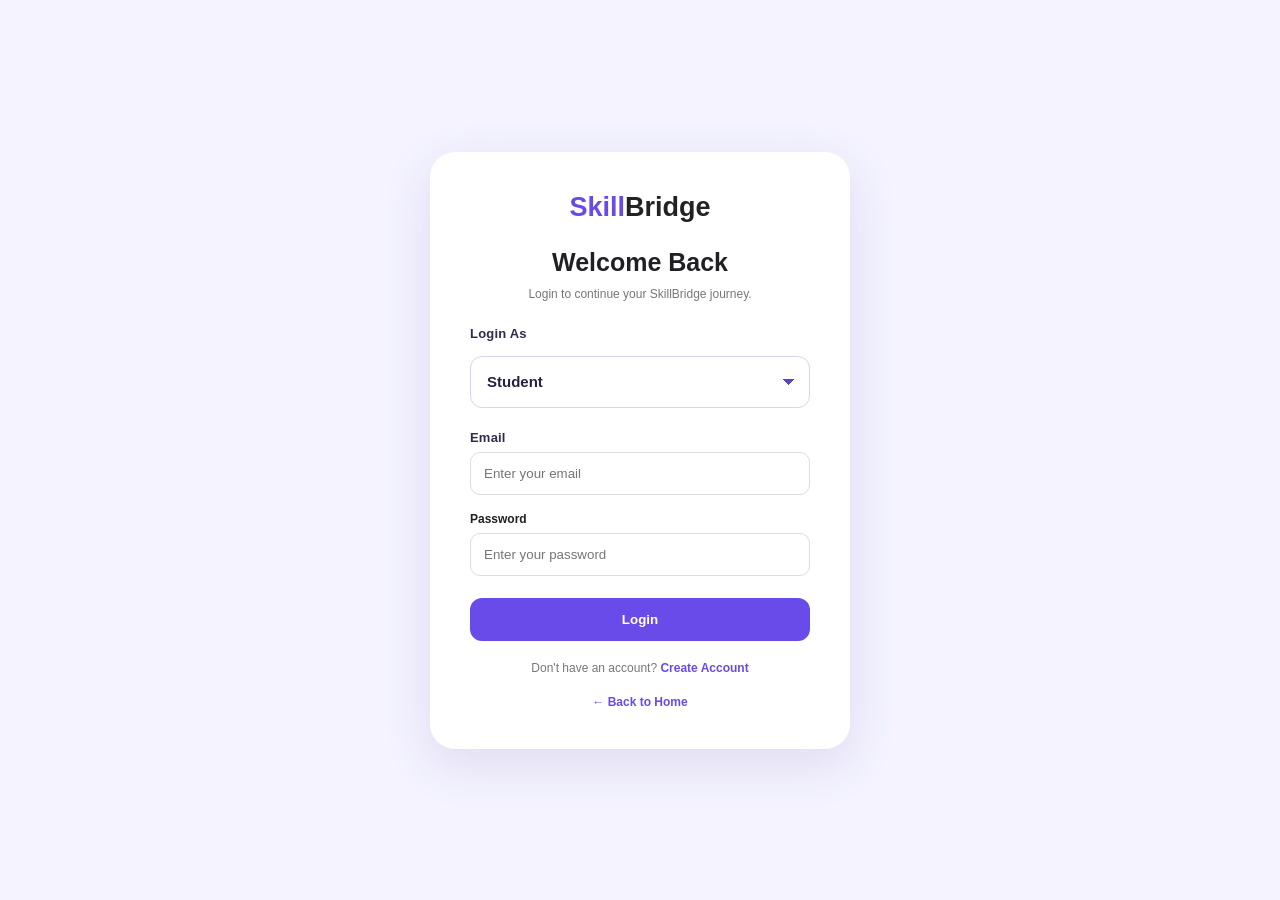
<file: faculty-profile.html>
<!DOCTYPE html>
<html lang="en">

<head>

    <meta charset="UTF-8">

    <meta name="viewport"
          content="width=device-width, initial-scale=1.0">

    <title>Faculty Profile - SkillBridge</title>

    <link rel="stylesheet" href="style.css">

</head>


<body class="faculty-profile-page">


    <!-- =====================================================
         HEADER
         ===================================================== -->

    <header class="faculty-header">

        <a href="index.html" class="logo">
            Skill<span>Bridge</span>
        </a>


        <nav>

            <a href="faculty.html">
                Faculty
            </a>

            <a href="faculty-profile.html"
               class="active">
                Profile
            </a>

            <a href="faculty.html#students">
                Students
            </a>

            <a href="faculty.html#performance">
                Performance
            </a>

            <a href="faculty.html#gaps">
                Skill Gaps
            </a>

            <a href="faculty.html#reports">
                Reports
            </a>

        </nav>


        <button
            class="faculty-login-btn"
            onclick="logoutUser(); window.location.href='index.html';"
        >
            Logout
        </button>

    </header>



    <!-- =====================================================
         MAIN PROFILE
         ===================================================== -->

    <main class="dashboard">


        <!-- PAGE HEADER -->

        <section class="profile-header">

            <p class="profile-label">
                FACULTY PROFILE
            </p>


            <h1>
                My Profile
            </h1>


            <p>
                Manage your faculty information and professional details.
            </p>

        </section>



        <!-- =================================================
             PERSONAL INFORMATION
             ================================================= -->

        <section class="profile-section">

            <h2>
                Personal Information
            </h2>


            <p>
                Your basic account information.
            </p>



            <div class="form-grid">


                <!-- FULL NAME -->

                <div class="form-group">

                    <label for="facultyName">
                        Full Name
                    </label>

                    <input
                        type="text"
                        id="facultyName"
                        placeholder="Enter your full name"
                    >

                </div>



                <!-- EMAIL -->

                <div class="form-group">

                    <label for="facultyEmail">
                        Email Address
                    </label>

                    <input
                        type="email"
                        id="facultyEmail"
                        placeholder="Enter your email"
                    >

                </div>



                <!-- PHONE -->

                <div class="form-group">

                    <label for="facultyPhone">
                        Phone Number
                    </label>

                    <input
                        type="tel"
                        id="facultyPhone"
                        placeholder="Enter phone number"
                    >

                </div>



                <!-- LOCATION -->

                <div class="form-group">

                    <label for="facultyLocation">
                        Location
                    </label>

                    <input
                        type="text"
                        id="facultyLocation"
                        placeholder="Enter your location"
                    >

                </div>


            </div>


            <button
                class="primary-btn"
                onclick="savePersonalInformation()"
            >
                Save Personal Information
            </button>


        </section>



        <!-- =================================================
             FACULTY INFORMATION
             ================================================= -->

        <section class="profile-section">

            <h2>
                Faculty Information
            </h2>


            <p>
                Information about your academic role.
            </p>



            <div class="form-grid">


                <!-- DEPARTMENT -->

                <div class="form-group">

                    <label for="facultyDepartment">
                        Department
                    </label>

                    <input
                        type="text"
                        id="facultyDepartment"
                        placeholder="e.g. Computer Science & Engineering"
                    >

                </div>



                <!-- DESIGNATION -->

                <div class="form-group">

                    <label for="facultyDesignation">
                        Designation
                    </label>

                    <input
                        type="text"
                        id="facultyDesignation"
                        placeholder="e.g. Assistant Professor"
                    >

                </div>



                <!-- COLLEGE -->

                <div class="form-group full-width">

                    <label for="facultyCollege">
                        College / Institution
                    </label>

                    <input
                        type="text"
                        id="facultyCollege"
                        placeholder="Enter college name"
                    >

                </div>



                <!-- FACULTY ID -->

                <div class="form-group">

                    <label for="facultyId">
                        Faculty ID
                    </label>

                    <input
                        type="text"
                        id="facultyId"
                        placeholder="Faculty ID"
                        readonly
                    >

                </div>


            </div>


            <button
                class="primary-btn"
                onclick="saveFacultyInformation()"
            >
                Save Faculty Information
            </button>


        </section>



        <!-- =================================================
             PROFESSIONAL DETAILS
             ================================================= -->

        <section class="profile-section">

            <h2>
                Professional Details
            </h2>


            <p>
                Additional professional information.
            </p>



            <div class="form-grid">


                <!-- AREA OF EXPERTISE -->

                <div class="form-group">

                    <label for="facultyExpertise">
                        Area of Expertise
                    </label>

                    <input
                        type="text"
                        id="facultyExpertise"
                        placeholder="e.g. Artificial Intelligence"
                    >

                </div>



                <!-- EXPERIENCE -->

                <div class="form-group">

                    <label for="facultyExperience">
                        Experience
                    </label>

                    <input
                        type="text"
                        id="facultyExperience"
                        placeholder="e.g. 5 years"
                    >

                </div>



                <!-- SUBJECTS -->

                <div class="form-group full-width">

                    <label for="facultySubjects">
                        Subjects / Courses
                    </label>

                    <input
                        type="text"
                        id="facultySubjects"
                        placeholder="e.g. Python, DBMS, Machine Learning"
                    >

                </div>


            </div>


            <button
                class="primary-btn"
                onclick="saveProfessionalDetails()"
            >
                Save Professional Details
            </button>


        </section>



    </main>



    <!-- =====================================================
         JAVASCRIPT
         ===================================================== -->

    <script src="script.js"></script>


    <script>


        // =================================================
        // GET LOGGED-IN USER
        // =================================================

        const userId =
            localStorage.getItem("userId");


        // =================================================
        // LOAD FACULTY PROFILE
        // =================================================

        async function loadFacultyProfile() {

            if (!userId) {

                alert("Please login first.");

                window.location.href = "login.html";

                return;

            }


            try {

                const response = await fetch(
                    `http://localhost:3000/api/faculty/${userId}`
                );


                const data = await response.json();


                if (!response.ok) {

                    alert(
                        data.message ||
                        "Unable to load faculty profile."
                    );

                    return;

                }



                // -------------------------------
                // PERSONAL INFORMATION
                // -------------------------------

                document.getElementById(
                    "facultyName"
                ).value = data.name || "";


                document.getElementById(
                    "facultyEmail"
                ).value = data.email || "";



                // -------------------------------
                // FACULTY INFORMATION
                // -------------------------------

                document.getElementById(
                    "facultyDepartment"
                ).value =
                    data.department || "";


                document.getElementById(
                    "facultyDesignation"
                ).value =
                    data.designation || "";


                document.getElementById(
                    "facultyCollege"
                ).value =
                    data.college || "";


                document.getElementById(
                    "facultyId"
                ).value =
                    data.faculty_id || data.user_id || "";



                // -------------------------------
                // LOCAL PROFESSIONAL DATA
                // -------------------------------

                const savedProfessional =
                    JSON.parse(
                        localStorage.getItem(
                            `facultyProfessional_${userId}`
                        ) || "{}"
                    );


                document.getElementById(
                    "facultyPhone"
                ).value =
                    savedProfessional.phone || "";


                document.getElementById(
                    "facultyLocation"
                ).value =
                    savedProfessional.location || "";


                document.getElementById(
                    "facultyExpertise"
                ).value =
                    savedProfessional.expertise || "";


                document.getElementById(
                    "facultyExperience"
                ).value =
                    savedProfessional.experience || "";


                document.getElementById(
                    "facultySubjects"
                ).value =
                    savedProfessional.subjects || "";


            }
            catch (error) {

                console.error(error);

                alert(
                    "Cannot connect to SkillBridge server."
                );

            }

        }



        // =================================================
        // SAVE PERSONAL INFORMATION
        // =================================================

        async function savePersonalInformation() {

            if (!userId) {

                alert("Please login first.");

                return;

            }


            const name =
                document.getElementById(
                    "facultyName"
                ).value.trim();


            const email =
                document.getElementById(
                    "facultyEmail"
                ).value.trim();


            const phone =
                document.getElementById(
                    "facultyPhone"
                ).value.trim();


            const location =
                document.getElementById(
                    "facultyLocation"
                ).value.trim();



            if (!name || !email) {

                alert(
                    "Name and email are required."
                );

                return;

            }



            try {

                const response = await fetch(
                    `http://localhost:3000/api/faculty/${userId}`,
                    {
                        method: "PUT",

                        headers: {
                            "Content-Type": "application/json"
                        },

                        body: JSON.stringify({

                            name: name,

                            email: email

                        })

                    }
                );


                const result =
                    await response.json();


                if (!response.ok) {

                    alert(
                        result.message ||
                        "Unable to save profile."
                    );

                    return;

                }



                saveLocalProfessionalData({

                    phone: phone,

                    location: location

                });


                localStorage.setItem(
                    "userName",
                    name
                );


                localStorage.setItem(
                    "userEmail",
                    email
                );


                alert(
                    "Personal information saved successfully!"
                );


            }
            catch (error) {

                console.error(error);

                alert(
                    "Cannot connect to SkillBridge server."
                );

            }

        }



        // =================================================
        // SAVE FACULTY INFORMATION
        // =================================================

        async function saveFacultyInformation() {

            if (!userId) {

                alert("Please login first.");

                return;

            }


            const name =
                document.getElementById(
                    "facultyName"
                ).value.trim();


            const email =
                document.getElementById(
                    "facultyEmail"
                ).value.trim();


            const department =
                document.getElementById(
                    "facultyDepartment"
                ).value.trim();


            const designation =
                document.getElementById(
                    "facultyDesignation"
                ).value.trim();


            const college =
                document.getElementById(
                    "facultyCollege"
                ).value.trim();



            try {

                const response = await fetch(
                    `http://localhost:3000/api/faculty/${userId}`,
                    {
                        method: "PUT",

                        headers: {
                            "Content-Type": "application/json"
                        },

                        body: JSON.stringify({

                            name: name,

                            email: email,

                            department: department,

                            designation: designation,

                            college: college

                        })

                    }
                );


                const result =
                    await response.json();


                if (!response.ok) {

                    alert(
                        result.message ||
                        "Unable to save faculty information."
                    );

                    return;

                }


                alert(
                    "Faculty information saved successfully!"
                );


            }
            catch (error) {

                console.error(error);

                alert(
                    "Cannot connect to SkillBridge server."
                );

            }

        }



        // =================================================
        // SAVE PROFESSIONAL DETAILS
        // =================================================

        function saveProfessionalDetails() {

            if (!userId) {

                alert("Please login first.");

                return;

            }


            saveLocalProfessionalData({

                phone:
                    document.getElementById(
                        "facultyPhone"
                    ).value.trim(),

                location:
                    document.getElementById(
                        "facultyLocation"
                    ).value.trim(),

                expertise:
                    document.getElementById(
                        "facultyExpertise"
                    ).value.trim(),

                experience:
                    document.getElementById(
                        "facultyExperience"
                    ).value.trim(),

                subjects:
                    document.getElementById(
                        "facultySubjects"
                    ).value.trim()

            });


            alert(
                "Professional details saved successfully!"
            );

        }



        // =================================================
        // SAVE LOCAL PROFESSIONAL DATA
        // =================================================

        function saveLocalProfessionalData(data) {

            const oldData =
                JSON.parse(
                    localStorage.getItem(
                        `facultyProfessional_${userId}`
                    ) || "{}"
                );


            const newData = {

                ...oldData,

                ...data

            };


            localStorage.setItem(

                `facultyProfessional_${userId}`,

                JSON.stringify(newData)

            );

        }



        // =================================================
        // PAGE LOAD
        // =================================================

        document.addEventListener(
            "DOMContentLoaded",
            function () {

                loadFacultyProfile();

            }
        );


    </script>


</body>

</html>
</file>
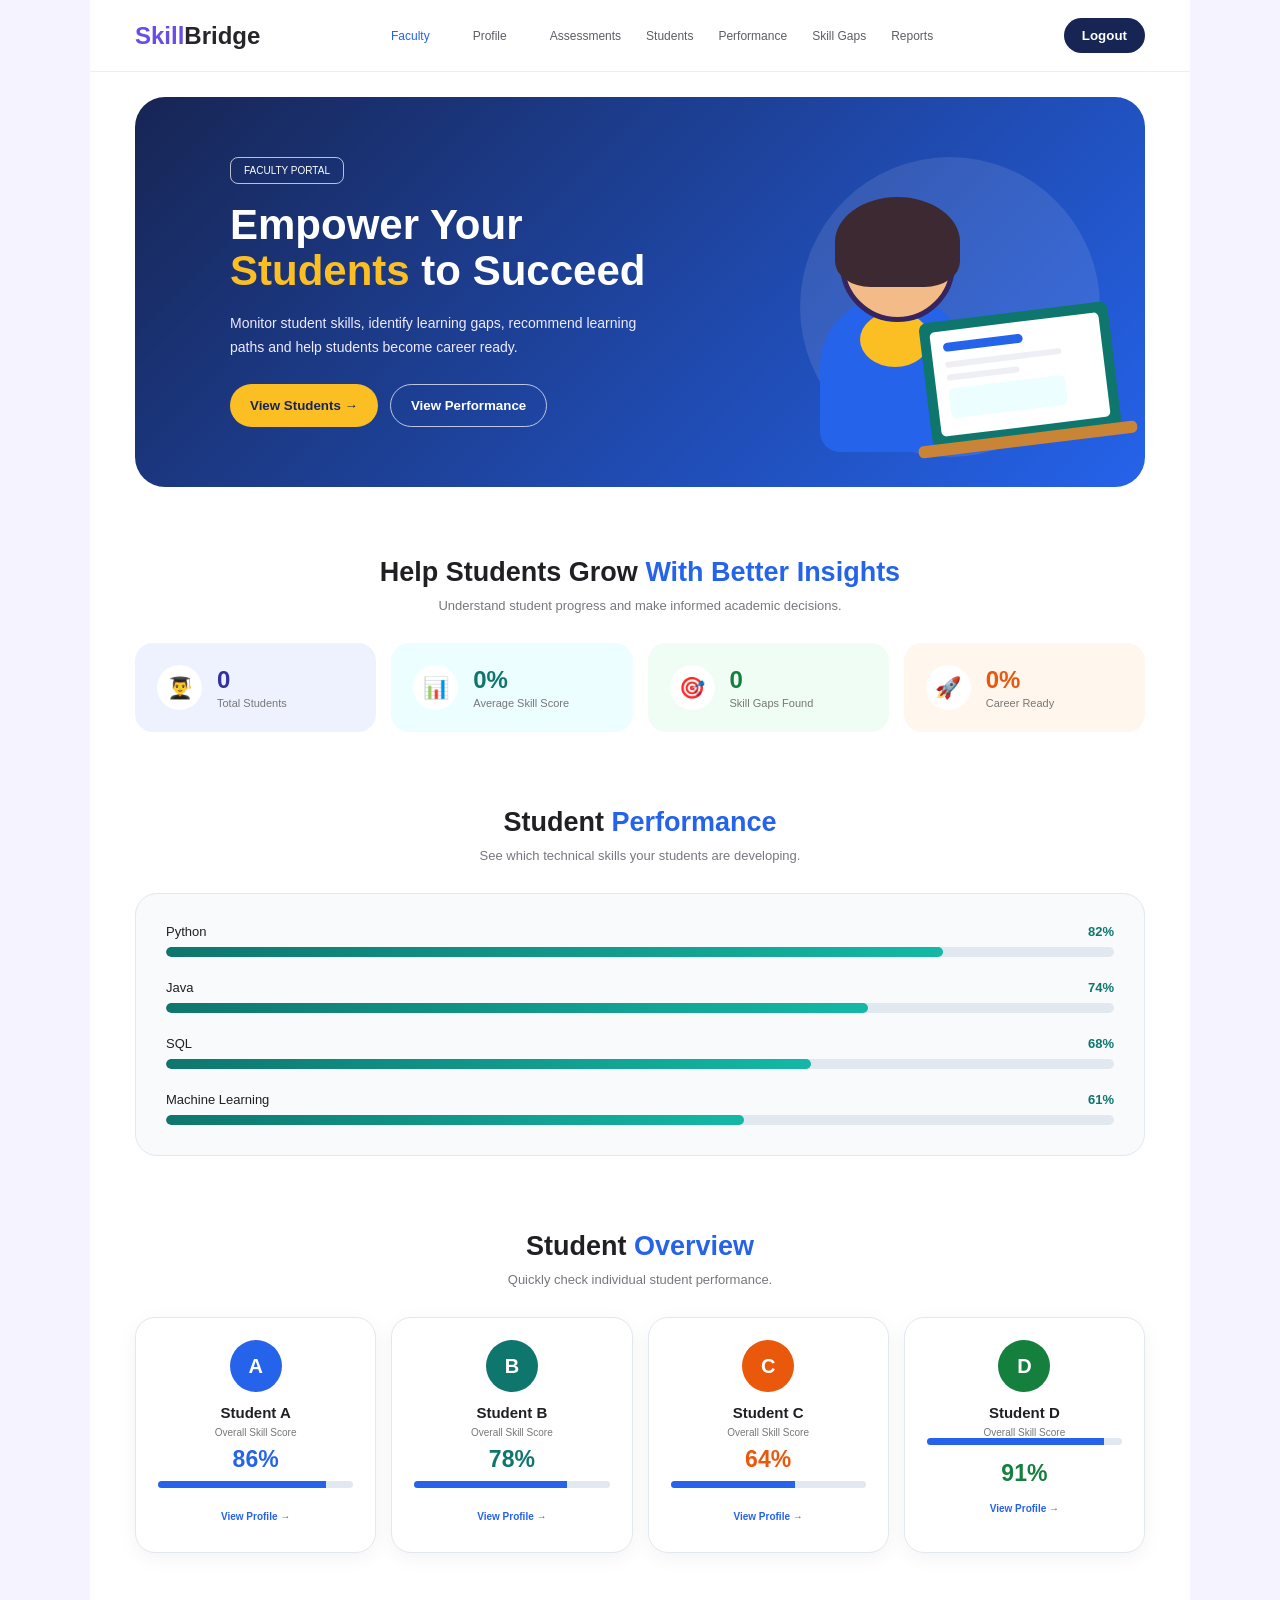
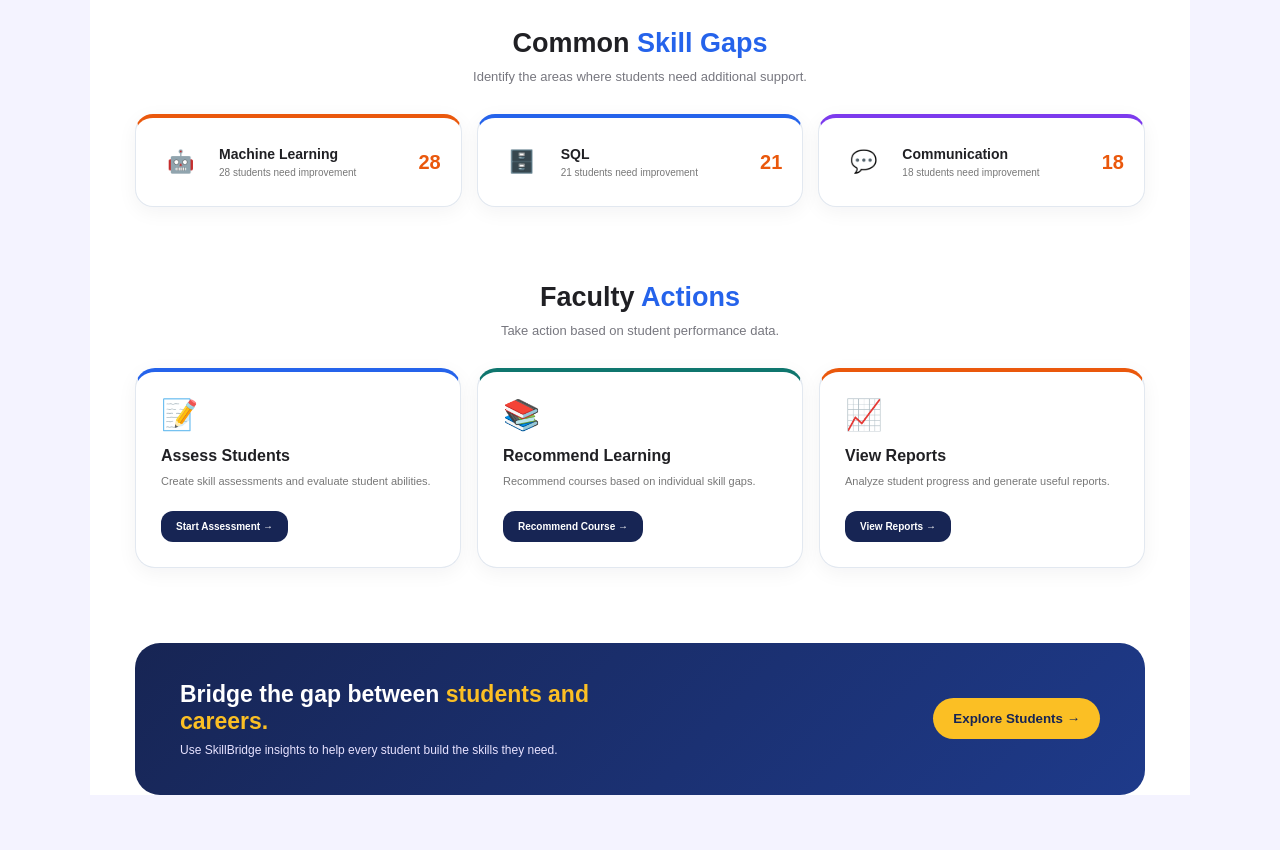
<file: faculty.html>
<!DOCTYPE html>
<html lang="en">

<head>
    <meta charset="UTF-8">
    <meta name="viewport" content="width=device-width, initial-scale=1.0">

    <title>Faculty Portal - SkillBridge</title>

    <link rel="stylesheet" href="style.css">
</head>

<body>

<div class="faculty-page">

    <!-- ================= HEADER ================= -->

    <header class="faculty-header">

        <a href="index.html" class="logo">
            Skill<span>Bridge</span>
        </a>

        <nav>

            <a href="faculty.html" class="active">
                Faculty
            </a>

            <a href="faculty-profile.html" class="faculty-profile-link">
                Profile
            </a>

            <!-- NEW: ASSESSMENTS -->

            <a href="faculty-assessments.html">
                Assessments
            </a>

            <a href="#students">
                Students
            </a>

            <a href="#performance">
                Performance
            </a>

            <a href="#gaps">
                Skill Gaps
            </a>

            <a href="#reports">
                Reports
            </a>

        </nav>

        <button
            class="faculty-login-btn"
            onclick="logoutUser(); window.location.href='index.html';"
        >
            Logout
        </button>

    </header>


    <!-- ================= HERO ================= -->

    <section class="faculty-hero">

        <div class="faculty-hero-content">

            <span class="faculty-label">
                FACULTY PORTAL
            </span>

            <h1>
                Empower Your
                <span>Students</span>
                to Succeed
            </h1>

            <p>
                Monitor student skills, identify learning gaps,
                recommend learning paths and help students become
                career ready.
            </p>

            <div class="faculty-hero-buttons">

                <button
                    onclick="document.getElementById('students').scrollIntoView({behavior:'smooth'})"
                >
                    View Students →
                </button>

                <button
                    class="faculty-outline-btn"
                    onclick="document.getElementById('performance').scrollIntoView({behavior:'smooth'})"
                >
                    View Performance
                </button>

            </div>

        </div>


        <!-- Faculty Illustration -->

        <div class="faculty-illustration">

            <div class="faculty-circle"></div>

            <div class="faculty-person">

                <div class="person-hair"></div>

                <div class="person-face">

                    <div class="person-eye left"></div>
                    <div class="person-eye right"></div>

                </div>

                <div class="person-body">
                    <div class="person-shirt"></div>
                </div>

            </div>

            <div class="faculty-laptop">

                <div class="laptop-screen">

                    <div class="screen-bar"></div>

                    <div class="screen-line"></div>

                    <div class="screen-line short"></div>

                    <div class="screen-chart"></div>

                </div>

            </div>

        </div>

    </section>


    <!-- ================= FACULTY STATS ================= -->

    <section class="faculty-section">

        <div class="faculty-title">

            <h2>
                Help Students Grow
                <span>With Better Insights</span>
            </h2>

            <p>
                Understand student progress and make informed academic decisions.
            </p>

        </div>


        <div class="faculty-stats">

            <!-- Total Students -->

            <div class="faculty-stat purple-stat">

                <div class="stat-symbol">
                    👨‍🎓
                </div>

                <div>

                    <strong id="totalStudents">
                        0
                    </strong>

                    <p>
                        Total Students
                    </p>

                </div>

            </div>


            <!-- Average Skill -->

            <div class="faculty-stat blue-stat">

                <div class="stat-symbol">
                    📊
                </div>

                <div>

                    <strong>
                        <span id="averageSkillScore">0</span>%
                    </strong>

                    <p>
                        Average Skill Score
                    </p>

                </div>

            </div>


            <!-- Skill Gaps -->

            <div class="faculty-stat green-stat">

                <div class="stat-symbol">
                    🎯
                </div>

                <div>

                    <strong id="skillGaps">
                        0
                    </strong>

                    <p>
                        Skill Gaps Found
                    </p>

                </div>

            </div>


            <!-- Career Ready -->

            <div class="faculty-stat orange-stat">

                <div class="stat-symbol">
                    🚀
                </div>

                <div>

                    <strong id="careerReady">
                        0%
                    </strong>

                    <p>
                        Career Ready
                    </p>

                </div>

            </div>

        </div>

    </section>


    <!-- ================= PERFORMANCE ================= -->

    <section
        class="faculty-section"
        id="performance"
    >

        <div class="faculty-title">

            <h2>
                Student
                <span>Performance</span>
            </h2>

            <p>
                See which technical skills your students are developing.
            </p>

        </div>


        <div
            class="performance-card"
            id="facultyPerformanceGrid"
        >

            <div class="performance-item">

                <div class="performance-top">

                    <span>Python</span>

                    <strong>82%</strong>

                </div>

                <div class="faculty-progress">

                    <div style="width:82%"></div>

                </div>

            </div>


            <div class="performance-item">

                <div class="performance-top">

                    <span>Java</span>

                    <strong>74%</strong>

                </div>

                <div class="faculty-progress">

                    <div style="width:74%"></div>

                </div>

            </div>


            <div class="performance-item">

                <div class="performance-top">

                    <span>SQL</span>

                    <strong>68%</strong>

                </div>

                <div class="faculty-progress">

                    <div style="width:68%"></div>

                </div>

            </div>


            <div class="performance-item">

                <div class="performance-top">

                    <span>Machine Learning</span>

                    <strong>61%</strong>

                </div>

                <div class="faculty-progress">

                    <div style="width:61%"></div>

                </div>

            </div>

        </div>

    </section>


    <!-- ================= STUDENTS ================= -->

    <section
        class="faculty-section"
        id="students"
    >

        <div class="faculty-title">

            <h2>
                Student
                <span>Overview</span>
            </h2>

            <p>
                Quickly check individual student performance.
            </p>

        </div>


        <div
            class="student-grid"
            id="facultyStudentGrid"
        >

            <!-- Student A -->

            <div class="student-card">

                <div class="student-avatar">
                    A
                </div>

                <h3>
                    Student A
                </h3>

                <p>
                    Overall Skill Score
                </p>

                <strong>
                    86%
                </strong>

                <div class="mini-progress">

                    <div style="width:86%"></div>

                </div>

                <button onclick="viewFacultyStudent(1)">
                    View Profile →
                </button>

            </div>


            <!-- Student B -->

            <div class="student-card">

                <div class="student-avatar">
                    B
                </div>

                <h3>
                    Student B
                </h3>

                <p>
                    Overall Skill Score
                </p>

                <strong>
                    78%
                </strong>

                <div class="mini-progress">

                    <div style="width:78%"></div>

                </div>

                <button onclick="viewFacultyStudent(2)">
                    View Profile →
                </button>

            </div>


            <!-- Student C -->

            <div class="student-card">

                <div class="student-avatar">
                    C
                </div>

                <h3>
                    Student C
                </h3>

                <p>
                    Overall Skill Score
                </p>

                <strong>
                    64%
                </strong>

                <div class="mini-progress">

                    <div style="width:64%"></div>

                </div>

                <button onclick="viewFacultyStudent(3)">
                    View Profile →
                </button>

            </div>


            <!-- Student D -->

            <div class="student-card">

                <div class="student-avatar">
                    D
                </div>

                <h3>
                    Student D
                </h3>

                <p>
                    Overall Skill Score
                </p>

                <div class="mini-progress">

                    <div style="width:91%"></div>

                </div>

                <strong>
                    91%
                </strong>

                <button onclick="viewFacultyStudent(4)">
                    View Profile →
                </button>

            </div>

        </div>

    </section>


    <!-- ================= SKILL GAPS ================= -->

    <section
        class="faculty-section"
        id="gaps"
    >

        <div class="faculty-title">

            <h2>
                Common
                <span>Skill Gaps</span>
            </h2>

            <p>
                Identify the areas where students need additional support.
            </p>

        </div>


        <div
            class="gap-grid"
            id="facultyGapGrid"
        >

            <!-- Machine Learning -->

            <div class="gap-card">

                <div class="gap-icon">
                    🤖
                </div>

                <div>

                    <h3>
                        Machine Learning
                    </h3>

                    <p>
                        28 students need improvement
                    </p>

                </div>

                <span>
                    28
                </span>

            </div>


            <!-- SQL -->

            <div class="gap-card">

                <div class="gap-icon">
                    🗄️
                </div>

                <div>

                    <h3>
                        SQL
                    </h3>

                    <p>
                        21 students need improvement
                    </p>

                </div>

                <span>
                    21
                </span>

            </div>


            <!-- Communication -->

            <div class="gap-card">

                <div class="gap-icon">
                    💬
                </div>

                <div>

                    <h3>
                        Communication
                    </h3>

                    <p>
                        18 students need improvement
                    </p>

                </div>

                <span>
                    18
                </span>

            </div>

        </div>

    </section>


    <!-- ================= FACULTY ACTIONS ================= -->

    <section
        class="faculty-section"
        id="reports"
    >

        <div class="faculty-title">

            <h2>
                Faculty
                <span>Actions</span>
            </h2>

            <p>
                Take action based on student performance data.
            </p>

        </div>


        <div class="action-grid">

            <!-- Assess Students -->

            <div class="action-card">

                <div class="action-icon">
                    📝
                </div>

                <h3>
                    Assess Students
                </h3>

                <p>
                    Create skill assessments and evaluate student abilities.
                </p>

                <!-- CHANGED: NOW OPENS REAL ASSESSMENT PAGE -->

                <button
                    onclick="window.location.href='faculty-assessments.html'"
                >
                    Start Assessment →
                </button>

            </div>


            <!-- Recommend Learning -->

            <div class="action-card">

                <div class="action-icon">
                    📚
                </div>

                <h3>
                    Recommend Learning
                </h3>

                <p>
                    Recommend courses based on individual skill gaps.
                </p>

                <button
                    onclick="alert('Learning recommendation feature coming soon!')"
                >
                    Recommend Course →
                </button>

            </div>


            <!-- Reports -->

            <div class="action-card">

                <div class="action-icon">
                    📈
                </div>

                <h3>
                    View Reports
                </h3>

                <p>
                    Analyze student progress and generate useful reports.
                </p>

                <button onclick="loadFacultyReports()">
                    View Reports →
                </button>

            </div>

        </div>


        <div
            id="facultyReportResult"
            class="report-result"
        ></div>

    </section>


    <!-- ================= CTA ================= -->

    <section class="faculty-cta">

        <div>

            <h2>
                Bridge the gap between
                <span>students and careers.</span>
            </h2>

            <p>
                Use SkillBridge insights to help every student build
                the skills they need.
            </p>

        </div>


        <button
            onclick="document.getElementById('students').scrollIntoView({behavior:'smooth'})"
        >
            Explore Students →
        </button>

    </section>


</div>


<!-- ================= SCRIPT ================= -->

<script src="script.js"></script>


<script>

async function loadFacultyStats() {

    try {

        const response = await fetch(
            "http://localhost:3000/api/faculty/stats"
        );

        const data = await response.json();

        if (!response.ok) {
            console.error(data.message);
            return;
        }


        const totalStudents =
            document.getElementById("totalStudents");

        const averageSkillScore =
            document.getElementById("averageSkillScore");

        const skillGaps =
            document.getElementById("skillGaps");

        const careerReady =
            document.getElementById("careerReady");


        if (totalStudents) {
            totalStudents.textContent =
                data.total_students || 0;
        }


        if (averageSkillScore) {
            averageSkillScore.textContent =
                data.average_skill_score || 0;
        }


        if (skillGaps) {
            skillGaps.textContent =
                data.skill_gaps || 0;
        }


        if (careerReady) {
            careerReady.textContent =
                `${data.career_ready_percentage || 0}%`;
        }

    }
    catch (error) {

        console.error(
            "Faculty stats error:",
            error
        );

    }

}



async function loadFacultyReports() {

    try {

        const response = await fetch(
            "http://localhost:3000/api/faculty/reports"
        );

        const data = await response.json();


        if (!response.ok) {

            alert(
                data.message ||
                "Unable to generate report."
            );

            return;
        }


        const report =
            document.getElementById(
                "facultyReportResult"
            );


        if (report) {

            report.innerHTML = `

                <div class="report-summary">

                    <h3>
                        Latest Report
                    </h3>

                    <p>
                        Total Students:
                        <strong>
                            ${data.total_students || 0}
                        </strong>
                    </p>

                    <p>
                        Average Skill Score:
                        <strong>
                            ${data.average_score || 0}%
                        </strong>
                    </p>

                    <p>
                        Skill Gaps:
                        <strong>
                            ${data.skill_gaps || 0}
                        </strong>
                    </p>

                </div>

            `;

        }

    }
    catch (error) {

        console.error(
            "Faculty report error:",
            error
        );

        alert(
            "Unable to connect to the server."
        );

    }

}



document.addEventListener(
    "DOMContentLoaded",
    function () {

        loadFacultyStats();

    }
);

</script>


</body>

</html>
</file>
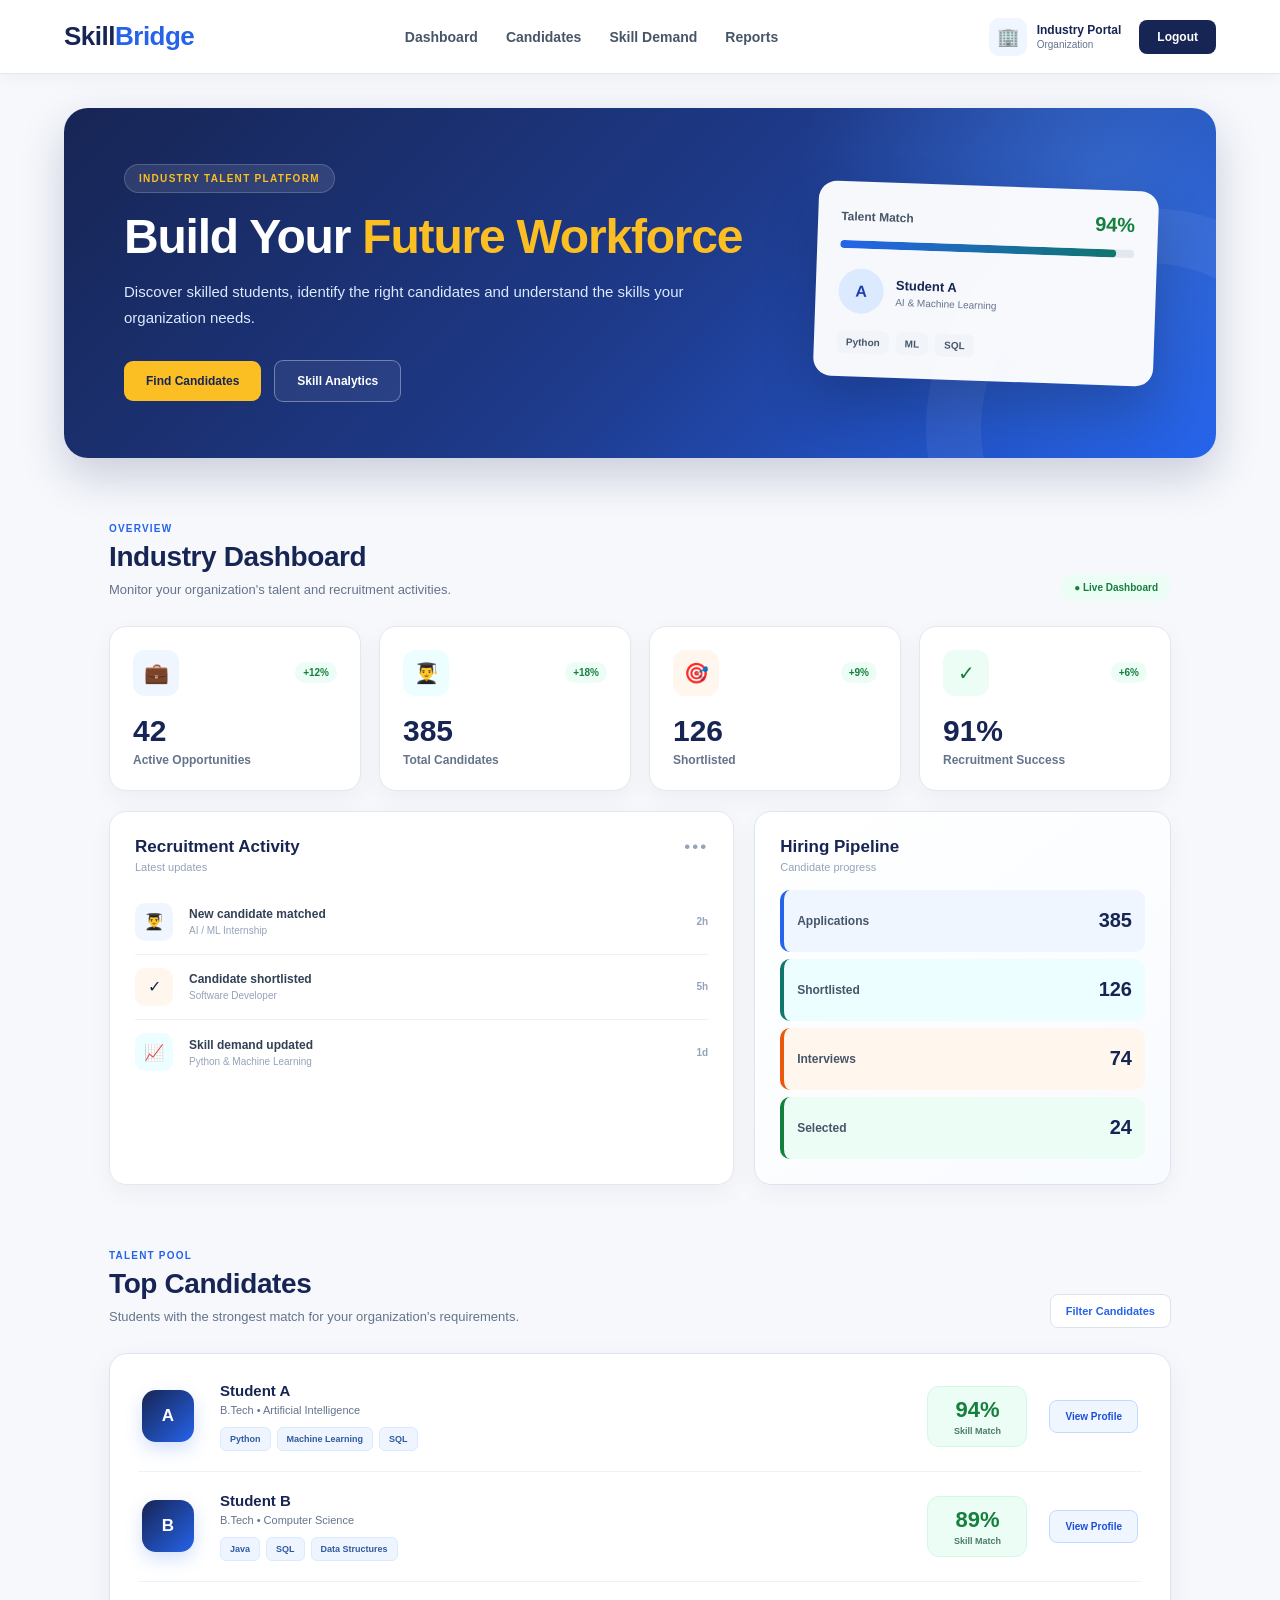
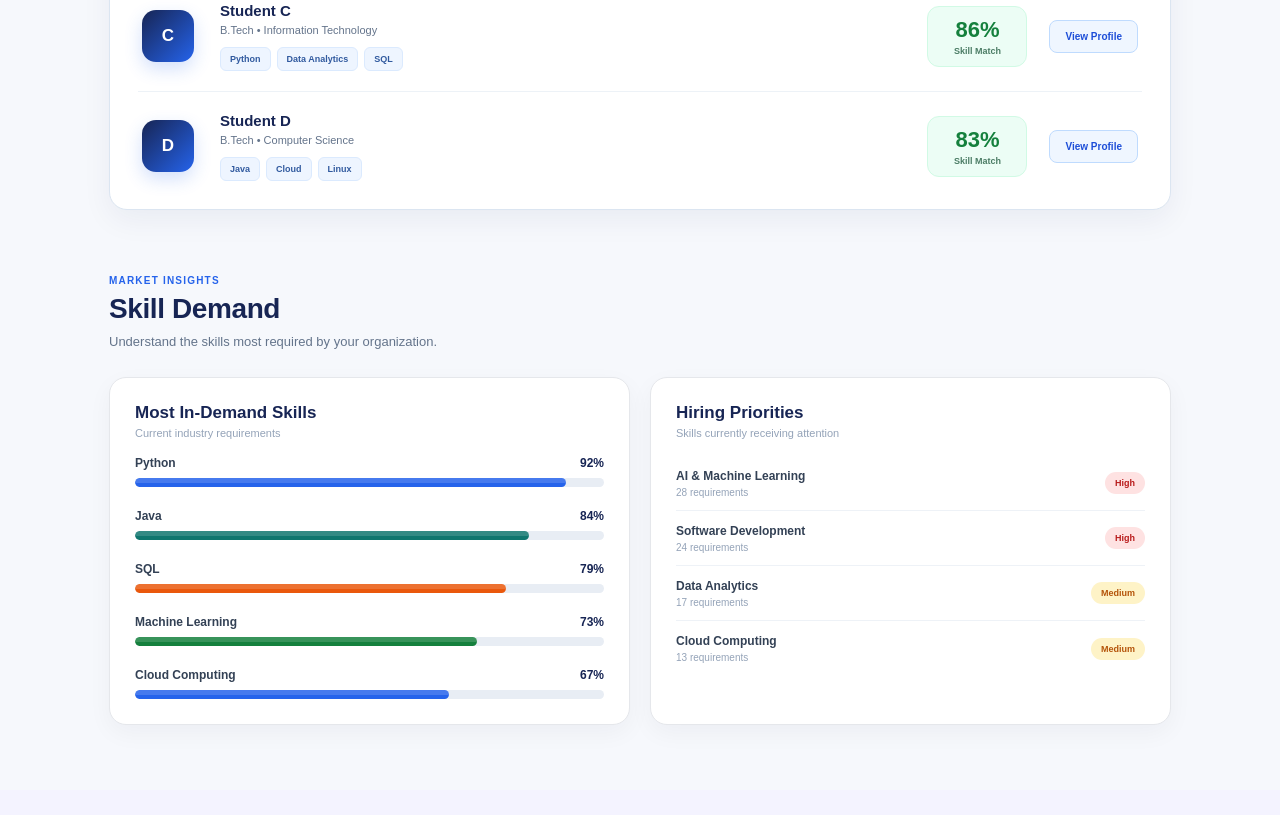
<file: industry.html>
<!DOCTYPE html>
<html lang="en">
<head>
    <meta charset="UTF-8">
    <meta name="viewport" content="width=device-width, initial-scale=1.0">

    <title>SkillBridge | Industry Portal</title>

    <link rel="stylesheet" href="style.css">
</head>

<body>

<div class="industry-page">

    <!-- HEADER -->
    <header class="industry-header">

        <a href="industry.html" class="industry-logo">
            Skill<span>Bridge</span>
        </a>

        <nav class="industry-nav">

            <a href="#dashboard">Dashboard</a>
            <a href="#candidates">Candidates</a>
            <a href="#skills">Skill Demand</a>
            <a href="#reports">Reports</a>

        </nav>

        <div class="industry-header-right">

            <div class="industry-company">
                <div class="industry-company-icon">🏢</div>

                <div>
                    <strong>Industry Portal</strong>
                    <small>Organization</small>
                </div>
            </div>

            <button
                class="industry-logout"
                onclick="window.location.href='login.html'">
                Logout
            </button>

        </div>

    </header>


    <!-- MAIN -->
    <main class="industry-main">


        <!-- HERO -->
        <section class="industry-hero">

            <div class="industry-hero-content">

                <span class="industry-tag">
                    INDUSTRY TALENT PLATFORM
                </span>

                <h1>
                    Build Your
                    <span>Future Workforce</span>
                </h1>

                <p>
                    Discover skilled students, identify the right
                    candidates and understand the skills your
                    organization needs.
                </p>

                <div class="industry-hero-buttons">

                    <button
                        onclick="document.getElementById('candidates').scrollIntoView({behavior:'smooth'})">

                        Find Candidates
                    </button>

                    <button
                        class="industry-outline-btn"
                        onclick="document.getElementById('skills').scrollIntoView({behavior:'smooth'})">

                        Skill Analytics
                    </button>

                </div>

            </div>


            <div class="industry-hero-visual">

                <div class="industry-visual-card">

                    <div class="industry-visual-top">
                        <span>Talent Match</span>
                        <span>94%</span>
                    </div>

                    <div class="industry-visual-bar">
                        <div></div>
                    </div>

                    <div class="industry-visual-person">
                        <div class="industry-person-circle">
                            A
                        </div>

                        <div>
                            <strong>Student A</strong>
                            <small>AI & Machine Learning</small>
                        </div>
                    </div>

                    <div class="industry-visual-skills">
                        <span>Python</span>
                        <span>ML</span>
                        <span>SQL</span>
                    </div>

                </div>

            </div>

        </section>


        <!-- DASHBOARD -->
        <section id="dashboard" class="industry-section">

            <div class="industry-section-heading">

                <div>
                    <span class="industry-mini-label">
                        OVERVIEW
                    </span>

                    <h2>Industry Dashboard</h2>

                    <p>
                        Monitor your organization's talent
                        and recruitment activities.
                    </p>
                </div>

                <span class="industry-live">
                    ● Live Dashboard
                </span>

            </div>


            <!-- STATS -->
            <div class="industry-stats">

                <div class="industry-stat">

                    <div class="industry-stat-top">
                        <div class="industry-stat-icon blue">
                            💼
                        </div>

                        <span class="industry-stat-growth">
                            +12%
                        </span>
                    </div>

                    <h3>42</h3>

                    <p>Active Opportunities</p>

                </div>


                <div class="industry-stat">

                    <div class="industry-stat-top">
                        <div class="industry-stat-icon teal">
                            👨‍🎓
                        </div>

                        <span class="industry-stat-growth">
                            +18%
                        </span>
                    </div>

                    <h3>385</h3>

                    <p>Total Candidates</p>

                </div>


                <div class="industry-stat">

                    <div class="industry-stat-top">
                        <div class="industry-stat-icon orange">
                            🎯
                        </div>

                        <span class="industry-stat-growth">
                            +9%
                        </span>
                    </div>

                    <h3>126</h3>

                    <p>Shortlisted</p>

                </div>


                <div class="industry-stat">

                    <div class="industry-stat-top">
                        <div class="industry-stat-icon green">
                            ✓
                        </div>

                        <span class="industry-stat-growth">
                            +6%
                        </span>
                    </div>

                    <h3>91%</h3>

                    <p>Recruitment Success</p>

                </div>

            </div>


            <!-- DASHBOARD CARDS -->
            <div class="industry-dashboard-grid">


                <!-- ACTIVITY -->
                <div class="industry-card">

                    <div class="industry-card-heading">

                        <div>
                            <h3>Recruitment Activity</h3>
                            <p>Latest updates</p>
                        </div>

                        <span class="industry-card-more">
                            •••
                        </span>

                    </div>


                    <div class="industry-activity">

                        <div class="industry-activity-icon blue">
                            👨‍🎓
                        </div>

                        <div>
                            <strong>New candidate matched</strong>
                            <small>AI / ML Internship</small>
                        </div>

                        <span>2h</span>

                    </div>


                    <div class="industry-activity">

                        <div class="industry-activity-icon orange">
                            ✓
                        </div>

                        <div>
                            <strong>Candidate shortlisted</strong>
                            <small>Software Developer</small>
                        </div>

                        <span>5h</span>

                    </div>


                    <div class="industry-activity">

                        <div class="industry-activity-icon teal">
                            📈
                        </div>

                        <div>
                            <strong>Skill demand updated</strong>
                            <small>Python & Machine Learning</small>
                        </div>

                        <span>1d</span>

                    </div>

                </div>


                <!-- PIPELINE -->
                <div class="industry-card">

                    <div class="industry-card-heading">

                        <div>
                            <h3>Hiring Pipeline</h3>
                            <p>Candidate progress</p>
                        </div>

                    </div>


                    <div class="industry-pipeline">

                        <div>
                            <span>Applications</span>
                            <strong>385</strong>
                        </div>

                        <div>
                            <span>Shortlisted</span>
                            <strong>126</strong>
                        </div>

                        <div>
                            <span>Interviews</span>
                            <strong>74</strong>
                        </div>

                        <div>
                            <span>Selected</span>
                            <strong>24</strong>
                        </div>

                    </div>

                </div>

            </div>

        </section>


        <!-- CANDIDATES -->
        <section
            id="candidates"
            class="industry-section">

            <div class="industry-section-heading">

                <div>

                    <span class="industry-mini-label">
                        TALENT POOL
                    </span>

                    <h2>Top Candidates</h2>

                    <p>
                        Students with the strongest match
                        for your organization's requirements.
                    </p>

                </div>

                <button
                    class="industry-small-btn"
                    onclick="alert('Candidate filtering will be available here.')">

                    Filter Candidates

                </button>

            </div>


            <div class="industry-card industry-candidates-card">

                <!-- Candidate 1 -->
                <div class="industry-candidate">

                    <div class="industry-avatar">
                        A
                    </div>

                    <div class="industry-candidate-info">

                        <h3>Student A</h3>

                        <p>
                            B.Tech • Artificial Intelligence
                        </p>

                        <div class="industry-skill-tags">
                            <span>Python</span>
                            <span>Machine Learning</span>
                            <span>SQL</span>
                        </div>

                    </div>

                    <div class="industry-match">

                        <strong>94%</strong>
                        <span>Skill Match</span>

                    </div>

                    <button
                        class="industry-view-btn"
                        onclick="alert('Candidate profile will open here.')">

                        View Profile

                    </button>

                </div>


                <!-- Candidate 2 -->
                <div class="industry-candidate">

                    <div class="industry-avatar">
                        B
                    </div>

                    <div class="industry-candidate-info">

                        <h3>Student B</h3>

                        <p>
                            B.Tech • Computer Science
                        </p>

                        <div class="industry-skill-tags">
                            <span>Java</span>
                            <span>SQL</span>
                            <span>Data Structures</span>
                        </div>

                    </div>

                    <div class="industry-match">

                        <strong>89%</strong>
                        <span>Skill Match</span>

                    </div>

                    <button
                        class="industry-view-btn"
                        onclick="alert('Candidate profile will open here.')">

                        View Profile

                    </button>

                </div>


                <!-- Candidate 3 -->
                <div class="industry-candidate">

                    <div class="industry-avatar">
                        C
                    </div>

                    <div class="industry-candidate-info">

                        <h3>Student C</h3>

                        <p>
                            B.Tech • Information Technology
                        </p>

                        <div class="industry-skill-tags">
                            <span>Python</span>
                            <span>Data Analytics</span>
                            <span>SQL</span>
                        </div>

                    </div>

                    <div class="industry-match">

                        <strong>86%</strong>
                        <span>Skill Match</span>

                    </div>

                    <button
                        class="industry-view-btn"
                        onclick="alert('Candidate profile will open here.')">

                        View Profile

                    </button>

                </div>


                <!-- Candidate 4 -->
                <div class="industry-candidate">

                    <div class="industry-avatar">
                        D
                    </div>

                    <div class="industry-candidate-info">

                        <h3>Student D</h3>

                        <p>
                            B.Tech • Computer Science
                        </p>

                        <div class="industry-skill-tags">
                            <span>Java</span>
                            <span>Cloud</span>
                            <span>Linux</span>
                        </div>

                    </div>

                    <div class="industry-match">

                        <strong>83%</strong>
                        <span>Skill Match</span>

                    </div>

                    <button
                        class="industry-view-btn"
                        onclick="alert('Candidate profile will open here.')">

                        View Profile

                    </button>

                </div>

            </div>

        </section>


        <!-- SKILL DEMAND -->
        <section
            id="skills"
            class="industry-section">

            <div class="industry-section-heading">

                <div>

                    <span class="industry-mini-label">
                        MARKET INSIGHTS
                    </span>

                    <h2>Skill Demand</h2>

                    <p>
                        Understand the skills most required
                        by your organization.
                    </p>

                </div>

            </div>


            <div class="industry-analytics-grid">


                <!-- DEMAND -->
                <div class="industry-card">

                    <div class="industry-card-heading">

                        <div>
                            <h3>Most In-Demand Skills</h3>
                            <p>Current industry requirements</p>
                        </div>

                    </div>


                    <div class="industry-skill">

                        <div class="industry-skill-top">
                            <span>Python</span>
                            <strong>92%</strong>
                        </div>

                        <div class="industry-progress">
                            <div
                                class="industry-progress-fill blue"
                                style="width:92%;">
                            </div>
                        </div>

                    </div>


                    <div class="industry-skill">

                        <div class="industry-skill-top">
                            <span>Java</span>
                            <strong>84%</strong>
                        </div>

                        <div class="industry-progress">
                            <div
                                class="industry-progress-fill teal"
                                style="width:84%;">
                            </div>
                        </div>

                    </div>


                    <div class="industry-skill">

                        <div class="industry-skill-top">
                            <span>SQL</span>
                            <strong>79%</strong>
                        </div>

                        <div class="industry-progress">
                            <div
                                class="industry-progress-fill orange"
                                style="width:79%;">
                            </div>
                        </div>

                    </div>


                    <div class="industry-skill">

                        <div class="industry-skill-top">
                            <span>Machine Learning</span>
                            <strong>73%</strong>
                        </div>

                        <div class="industry-progress">
                            <div
                                class="industry-progress-fill green"
                                style="width:73%;">
                            </div>
                        </div>

                    </div>


                    <div class="industry-skill">

                        <div class="industry-skill-top">
                            <span>Cloud Computing</span>
                            <strong>67%</strong>
                        </div>

                        <div class="industry-progress">
                            <div
                                class="industry-progress-fill blue"
                                style="width:67%;">
                            </div>
                        </div>

                    </div>

                </div>


                <!-- PRIORITIES -->
                <div class="industry-card">

                    <div class="industry-card-heading">

                        <div>
                            <h3>Hiring Priorities</h3>
                            <p>Skills currently receiving attention</p>
                        </div>

                    </div>


                    <div class="industry-priority">

                        <div>
                            <strong>AI & Machine Learning</strong>
                            <small>28 requirements</small>
                        </div>

                        <span class="high">High</span>

                    </div>


                    <div class="industry-priority">

                        <div>
                            <strong>Software Development</strong>
                            <small>24 requirements</small>
                        </div>

                        <span class="high">High</span>

                    </div>


                    <div class="industry-priority">

                        <div>
                            <strong>Data Analytics</strong>
                            <small>17 requirements</small>
                        </div>

                        <span class="medium">Medium</span>

                    </div>


                    <div class="industry-priority">

                        <div>
                            <strong>Cloud Computing</strong>
                            <small>13 requirements</small>
                        </div>

                        <span class="medium">Medium</span>

                    </div>

                </div>

            </div>

        </section>


        <!-- REPORTS -->
        <section
            id="reports"
            class="industry-section">

            <div class="industry-section-heading">
</file>
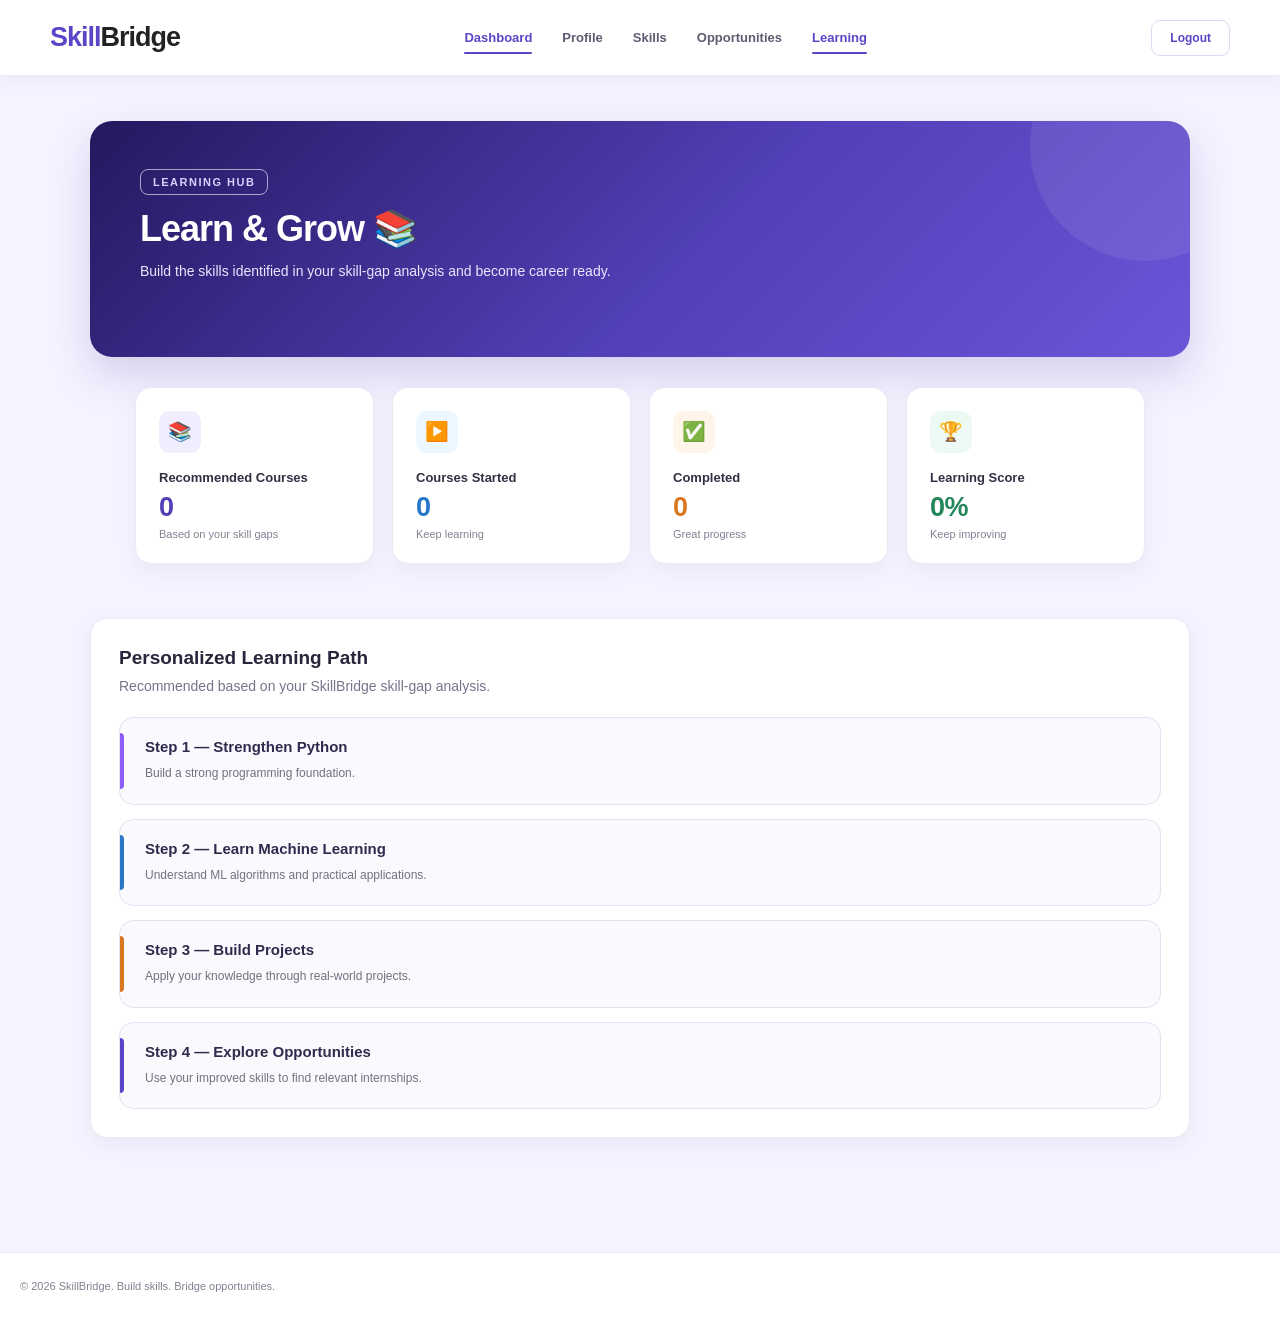
<file: learning.html>
<!DOCTYPE html>
<html lang="en">

<head>

    <meta charset="UTF-8">

    <meta name="viewport"
          content="width=device-width, initial-scale=1.0">

    <title>Learning - SkillBridge</title>

    <link rel="stylesheet" href="style.css">

</head>


<body>


<header class="dashboard-header">

    <div class="logo">
        Skill<span>Bridge</span>
    </div>


    <nav>

        <a href="dashboard.html">
            Dashboard
        </a>

        <a href="profile.html">
            Profile
        </a>

        <a href="skills.html">
            Skills
        </a>

        <a href="opportunities.html">
            Opportunities
        </a>

        <a href="learning.html"
           class="active">
            Learning
        </a>

    </nav>


    <button
        class="logout-btn"
        onclick="logoutUser()">

        Logout

    </button>

</header>



<main class="dashboard">


    <section class="welcome-section">

        <p class="small-label">
            LEARNING HUB
        </p>

        <h1>
            Learn & Grow 📚
        </h1>

        <p>
            Build the skills identified in your skill-gap analysis
            and become career ready.
        </p>

    </section>



    <!-- LEARNING STATS -->

    <section class="stats-grid">


        <div class="stat-card">

            <div class="stat-icon">
                📚
            </div>

            <h3>
                Recommended Courses
            </h3>

            <strong id="courseCount">
                0
            </strong>

            <p>
                Based on your skill gaps
            </p>

        </div>


        <div class="stat-card">

            <div class="stat-icon">
                ▶️
            </div>

            <h3>
                Courses Started
            </h3>

            <strong>
                0
            </strong>

            <p>
                Keep learning
            </p>

        </div>


        <div class="stat-card">

            <div class="stat-icon">
                ✅
            </div>

            <h3>
                Completed
            </h3>

            <strong>
                0
            </strong>

            <p>
                Great progress
            </p>

        </div>


        <div class="stat-card">

            <div class="stat-icon">
                🏆
            </div>

            <h3>
                Learning Score
            </h3>

            <strong>
                0%
            </strong>

            <p>
                Keep improving
            </p>

        </div>

    </section>



    <!-- COURSES -->

    <section
        class="dashboard-grid"
        id="coursesContainer">

        <!-- Courses will load from database -->

    </section>



    <!-- PERSONALIZED LEARNING -->

    <section class="dashboard-card">

        <div class="card-heading">

            <div>

                <h2>
                    Personalized Learning Path
                </h2>

                <p>
                    Recommended based on your SkillBridge
                    skill-gap analysis.
                </p>

            </div>

        </div>


        <div class="recommendation">

            <h3>
                Step 1 — Strengthen Python
            </h3>

            <p>
                Build a strong programming foundation.
            </p>

        </div>


        <div class="recommendation">

            <h3>
                Step 2 — Learn Machine Learning
            </h3>

            <p>
                Understand ML algorithms and practical applications.
            </p>

        </div>


        <div class="recommendation">

            <h3>
                Step 3 — Build Projects
            </h3>

            <p>
                Apply your knowledge through real-world projects.
            </p>

        </div>


        <div class="recommendation">

            <h3>
                Step 4 — Explore Opportunities
            </h3>

            <p>
                Use your improved skills to find relevant internships.
            </p>

        </div>

    </section>


</main>



<footer>

    <p>
        © 2026 SkillBridge. Build skills. Bridge opportunities.
    </p>

</footer>



<script src="script.js"></script>

</body>

</html>
</file>
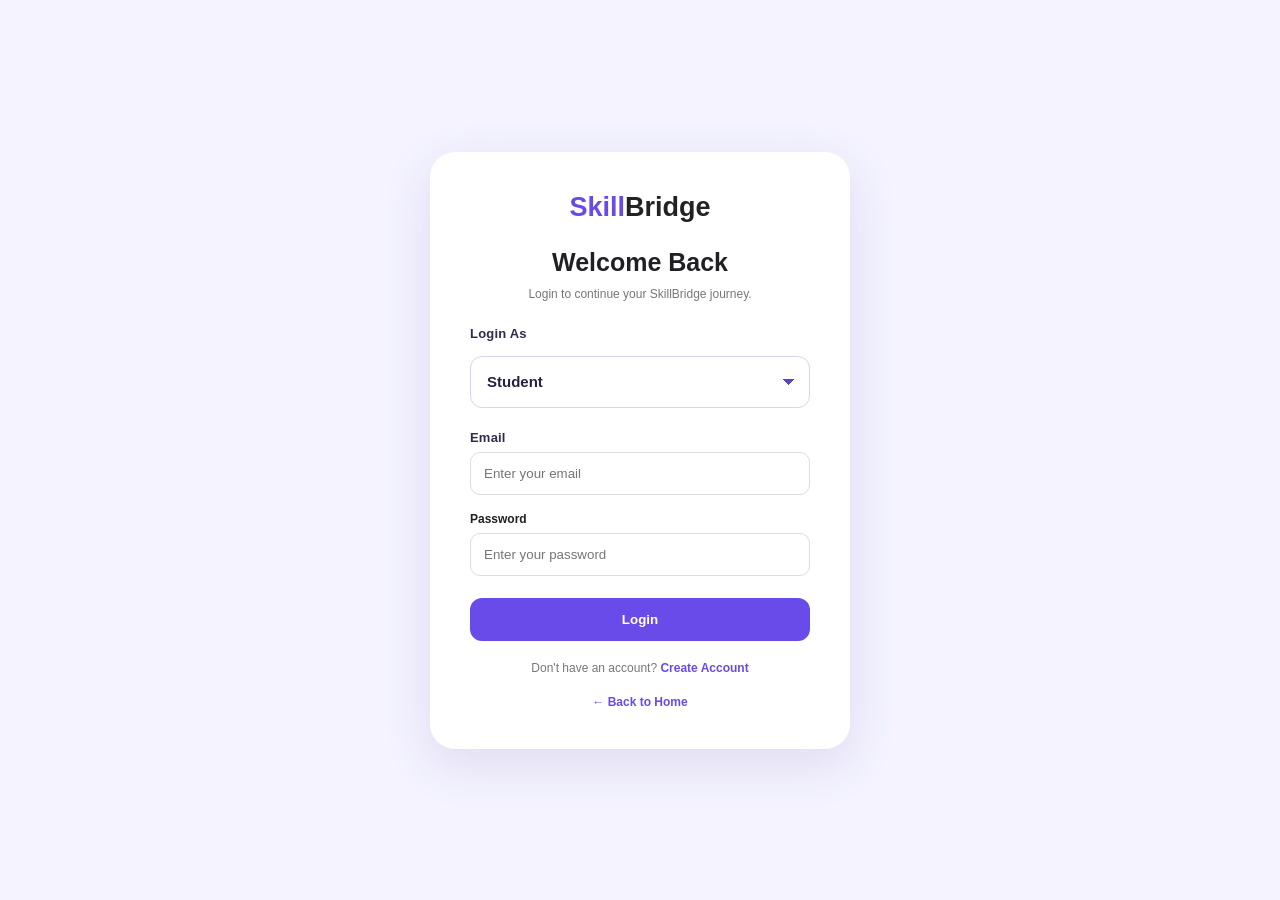
<file: login.html>
<!DOCTYPE html>
<html lang="en">

<head>

    <meta charset="UTF-8">

    <meta
        name="viewport"
        content="width=device-width, initial-scale=1.0"
    >

    <title>Login | SkillBridge</title>

    <link
        rel="stylesheet"
        href="style.css"
    >

</head>


<body>

<div class="auth-page">

    <div class="auth-box">


        <div class="auth-logo">
            Skill<span style="color:#222;">Bridge</span>
        </div>


        <h1>
            Welcome Back
        </h1>


        <p class="auth-description">
            Login to continue your
            SkillBridge journey.
        </p>


        <!-- LOGIN ROLE -->

        <label>
            Login As
        </label>

        <select id="loginRole" required>

            <option value="student">
                Student
            </option>

            <option value="faculty">
                Faculty
            </option>

            <option value="university">
                University
            </option>

            <option value="industry">
                Industry
            </option>

        </select>


        <!-- LOGIN FORM -->

        <form onsubmit="loginUser(event)">


            <label>
                Email
            </label>

            <input
                type="email"
                id="loginEmail"
                placeholder="Enter your email"
                required
            >


            <label>
                Password
            </label>

            <input
                type="password"
                id="loginPassword"
                placeholder="Enter your password"
                required
            >


            <button
                type="submit"
                class="auth-submit"
            >
                Login
            </button>


        </form>


        <div class="auth-bottom">

            Don't have an account?

            <a href="signup.html">
                Create Account
            </a>

        </div>


        <div class="auth-bottom">

            <a href="index.html">
                ← Back to Home
            </a>

        </div>


    </div>

</div>


<script src="script.js"></script>

</body>

</html>
</file>
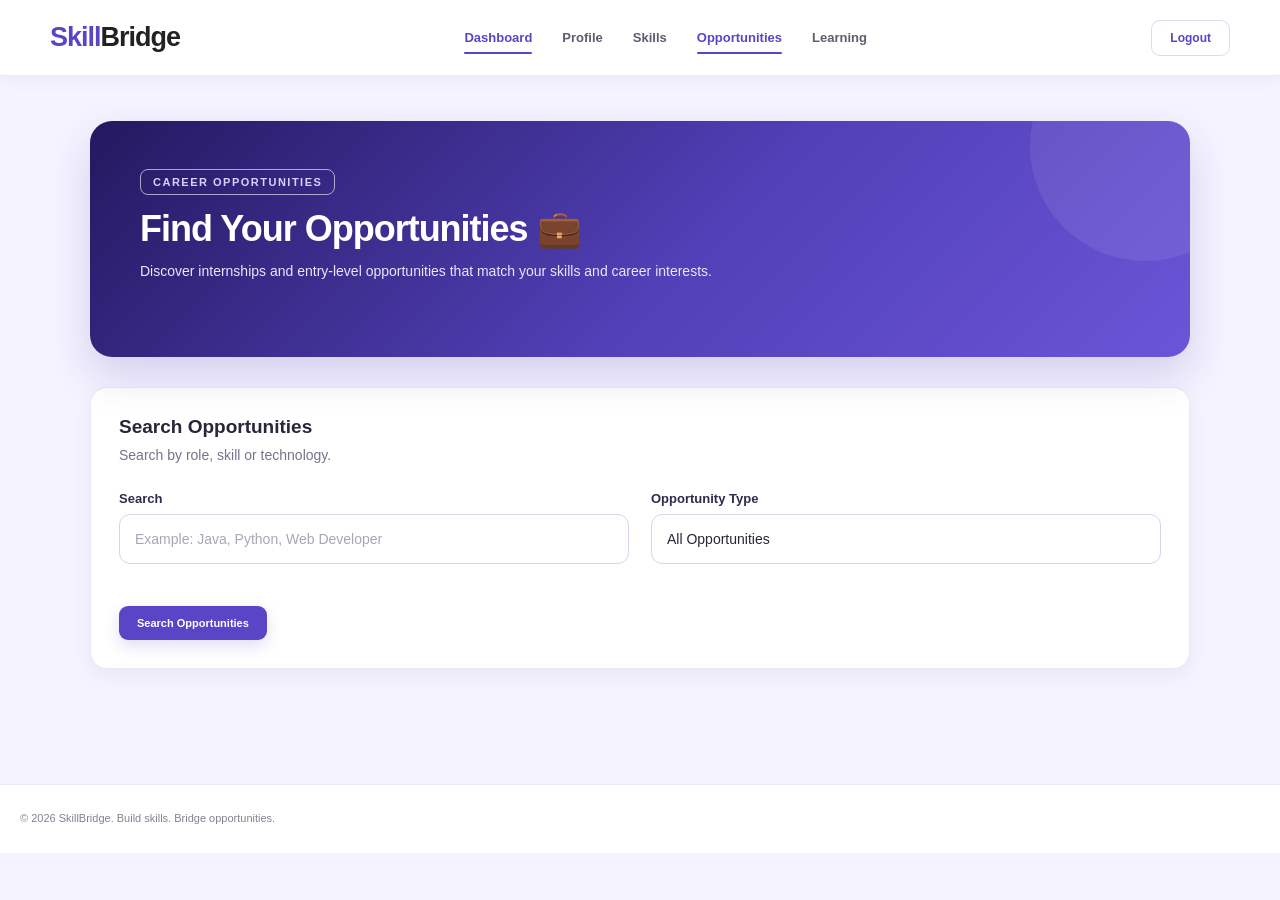
<file: opportunities.html>
<!DOCTYPE html>
<html lang="en">

<head>

    <meta charset="UTF-8">

    <meta name="viewport"
          content="width=device-width, initial-scale=1.0">

    <title>Opportunities - SkillBridge</title>

    <link rel="stylesheet" href="style.css">

</head>


<body>


<header class="dashboard-header">

    <div class="logo">
        Skill<span>Bridge</span>
    </div>


    <nav>

        <a href="dashboard.html">
            Dashboard
        </a>

        <a href="profile.html">
            Profile
        </a>

        <a href="skills.html">
            Skills
        </a>

        <a href="opportunities.html"
           class="active">
            Opportunities
        </a>

        <a href="learning.html">
            Learning
        </a>

    </nav>


    <button
        class="logout-btn"
        onclick="logoutUser()">

        Logout

    </button>

</header>



<main class="dashboard">


    <section class="welcome-section">

        <p class="small-label">
            CAREER OPPORTUNITIES
        </p>

        <h1>
            Find Your Opportunities 💼
        </h1>

        <p>
            Discover internships and entry-level opportunities
            that match your skills and career interests.
        </p>

    </section>



    <!-- SEARCH -->

    <section class="dashboard-card">

        <div class="card-heading">

            <div>

                <h2>
                    Search Opportunities
                </h2>

                <p>
                    Search by role, skill or technology.
                </p>

            </div>

        </div>


        <div class="profile-info">

            <div class="input-group">

                <label>
                    Search
                </label>

                <input
                    type="text"
                    id="opportunitySearch"
                    placeholder="Example: Java, Python, Web Developer">

            </div>


            <div class="input-group">

                <label>
                    Opportunity Type
                </label>

                <select id="opportunityType">

                    <option value="">
                        All Opportunities
                    </option>

                    <option value="Internship">
                        Internship
                    </option>

                    <option value="Entry Level">
                        Entry Level Job
                    </option>

                </select>

            </div>

        </div>


        <button
            class="primary-btn"
            onclick="searchOpportunities()">

            Search Opportunities

        </button>

    </section>



    <!-- OPPORTUNITIES -->

    <section
        class="dashboard-grid"
        id="opportunitiesContainer">


        <!-- Opportunities will load from database -->

    </section>


</main>



<footer>

    <p>
        © 2026 SkillBridge. Build skills. Bridge opportunities.
    </p>

</footer>



<script src="script.js"></script>

</body>

</html>
</file>
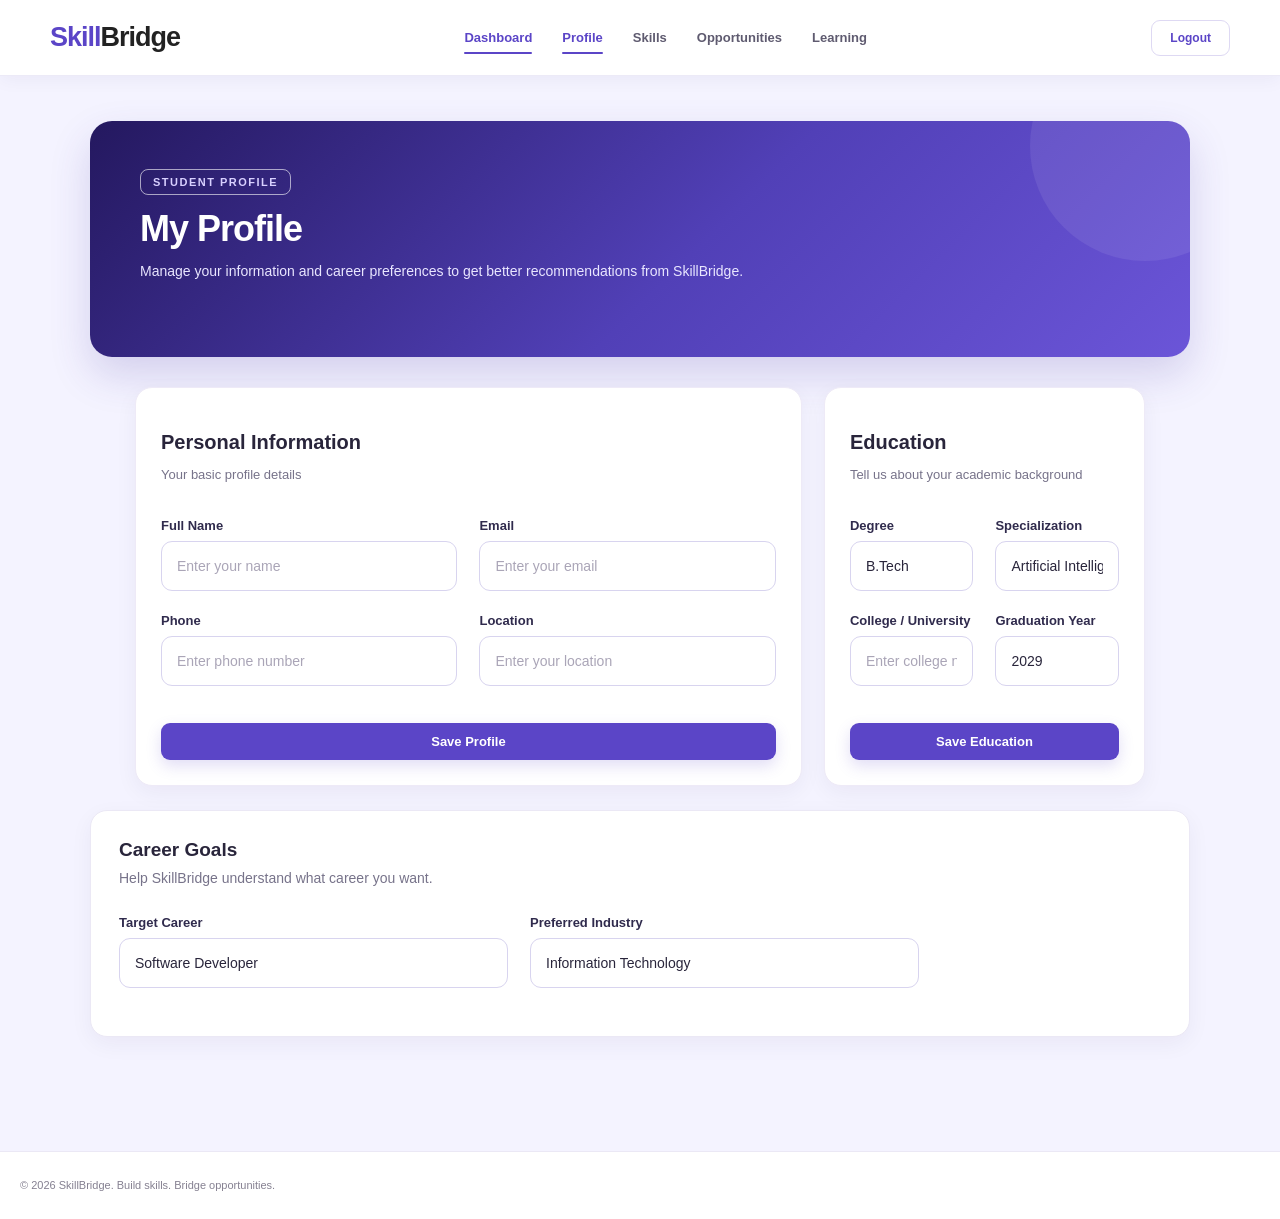
<file: profile.html>
<!DOCTYPE html>
<html lang="en">

<head>
    <meta charset="UTF-8">
    <meta name="viewport" content="width=device-width, initial-scale=1.0">

    <title>Profile - SkillBridge</title>

    <link rel="stylesheet" href="style.css">
</head>

<body>

<header class="dashboard-header">

    <div class="logo">
        Skill<span>Bridge</span>
    </div>

    <nav>
        <a href="dashboard.html">Dashboard</a>
        <a href="profile.html" class="active">Profile</a>
        <a href="skills.html">Skills</a>
        <a href="opportunities.html">Opportunities</a>
        <a href="learning.html">Learning</a>
    </nav>

    <button class="logout-btn" onclick="logoutUser()">
        Logout
    </button>

</header>


<main class="dashboard">

    <section class="welcome-section">

        <p class="small-label">
            STUDENT PROFILE
        </p>

        <h1>
            My Profile
        </h1>

        <p>
            Manage your information and career preferences
            to get better recommendations from SkillBridge.
        </p>

    </section>


    <section class="dashboard-grid">

        <!-- PROFILE INFORMATION -->

        <div class="dashboard-card">

            <div class="card-heading">

                <div>
                    <h2>Personal Information</h2>

                    <p>
                        Your basic profile details
                    </p>
                </div>

            </div>


            <div class="profile-info">

                <div class="input-group">

                    <label>Full Name</label>

                    <input
                        type="text"
                        id="profileName"
                        placeholder="Enter your name"
                    >

                </div>


                <div class="input-group">

                    <label>Email</label>

                    <input
                        type="email"
                        id="profileEmail"
                        placeholder="Enter your email"
                    >

                </div>


                <div class="input-group">

                    <label>Phone</label>

                    <input
                        type="tel"
                        id="profilePhone"
                        placeholder="Enter phone number"
                    >

                </div>


                <div class="input-group">

                    <label>Location</label>

                    <input
                        type="text"
                        id="profileLocation"
                        placeholder="Enter your location"
                    >

                </div>

            </div>


            <button
                class="primary-btn"
                onclick="savePersonalProfile()"
            >
                Save Profile
            </button>

        </div>


        <!-- EDUCATION -->

        <div class="dashboard-card">

            <div class="card-heading">

                <div>

                    <h2>Education</h2>

                    <p>
                        Tell us about your academic background
                    </p>

                </div>

            </div>


            <div class="profile-info">

                <div class="input-group">

                    <label>Degree</label>

                    <input
                        type="text"
                        id="profileDegree"
                        value="B.Tech"
                    >

                </div>


                <div class="input-group">

                    <label>Specialization</label>

                    <input
                        type="text"
                        id="profileSpecialization"
                        value="Artificial Intelligence"
                    >

                </div>


                <div class="input-group">

                    <label>College / University</label>

                    <input
                        type="text"
                        id="profileCollege"
                        placeholder="Enter college name"
                    >

                </div>


                <div class="input-group">

                    <label>Graduation Year</label>

                    <input
                        type="number"
                        id="profileGraduation"
                        value="2029"
                    >

                </div>

            </div>


            <button
                class="primary-btn"
                onclick="saveEducation()"
            >
                Save Education
            </button>

        </div>

    </section>


    <!-- CAREER GOALS -->

    <section class="dashboard-card">

        <div class="card-heading">

            <div>

                <h2>Career Goals</h2>

                <p>
                    Help SkillBridge understand what career you want.
                </p>

            </div>

        </div>


        <div class="profile-info">

            <div class="input-group">

                <label>Target Career</label>

                <select id="targetCareer">

                    <option>Software Developer</option>

                    <option>AI / ML Engineer</option>

                    <option>Data Scientist</option>

                    <option>Web Developer</option>

                    <option>Cloud Engineer</option>

                </select>

            </div>


            <div class="input-group">

                <label>Preferred Industry</label>

                <select id="preferredIndustry">

                    <option>Information Technology</option>

                    <option>Artificial Intelligence</option>

                    <option>Software Development</option>

                    <option>FinTech</option>

                    <option>Healthcare Technology</option>

                </select>

            </div>

        </div>

    </section>

</main>


<footer>

    <p>
        © 2026 SkillBridge. Build skills. Bridge opportunities.
    </p>

</footer>


<script src="script.js"></script>

</body>

</html>
</file>
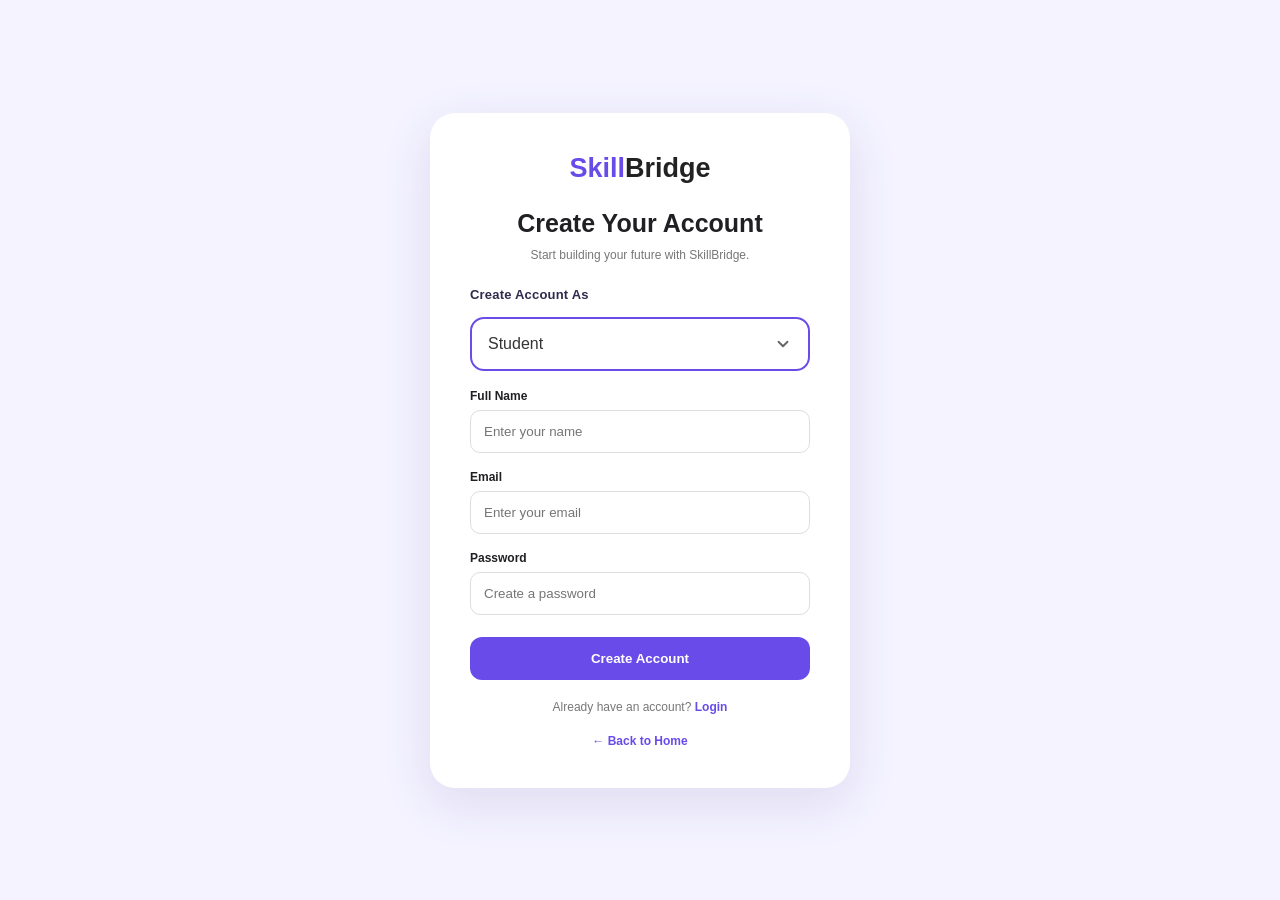
<file: signup.html>
<!DOCTYPE html>
<html lang="en">

<head>

    <meta charset="UTF-8">

    <meta
        name="viewport"
        content="width=device-width, initial-scale=1.0"
    >

    <title>Create Account | SkillBridge</title>

    <link
        rel="stylesheet"
        href="style.css"
    >

</head>


<body>

<div class="auth-page">

    <div class="auth-box">


        <div class="auth-logo">
            Skill<span style="color:#222;">Bridge</span>
        </div>


        <h1>
            Create Your Account
        </h1>


        <p class="auth-description">

            Start building your future
            with SkillBridge.

        </p>


        <form onsubmit="createAccount(event)">


            <!-- ROLE -->

            <label>
                Create Account As
            </label>

            <select id="signupRole" required>

                <option value="student">
                    Student
                </option>

                <option value="faculty">
                    Faculty
                </option>

                <option value="university">
                    University
                </option>

                <option value="industry">
                    Industry
                </option>

            </select>


            <!-- NAME -->

            <label>
                Full Name
            </label>

            <input
                type="text"
                id="signupName"
                placeholder="Enter your name"
                required
            >


            <!-- EMAIL -->

            <label>
                Email
            </label>

            <input
                type="email"
                id="signupEmail"
                placeholder="Enter your email"
                required
            >


            <!-- PASSWORD -->

            <label>
                Password
            </label>

            <input
                type="password"
                id="signupPassword"
                placeholder="Create a password"
                required
            >


            <!-- SUBMIT -->

            <button
                type="submit"
                class="auth-submit"
            >
                Create Account
            </button>


        </form>


        <div class="auth-bottom">

            Already have an account?

            <a href="login.html">
                Login
            </a>

        </div>


        <div class="auth-bottom">

            <a href="index.html">
                ← Back to Home
            </a>

        </div>


    </div>

</div>


<script src="script.js"></script>

</body>

</html>
</file>
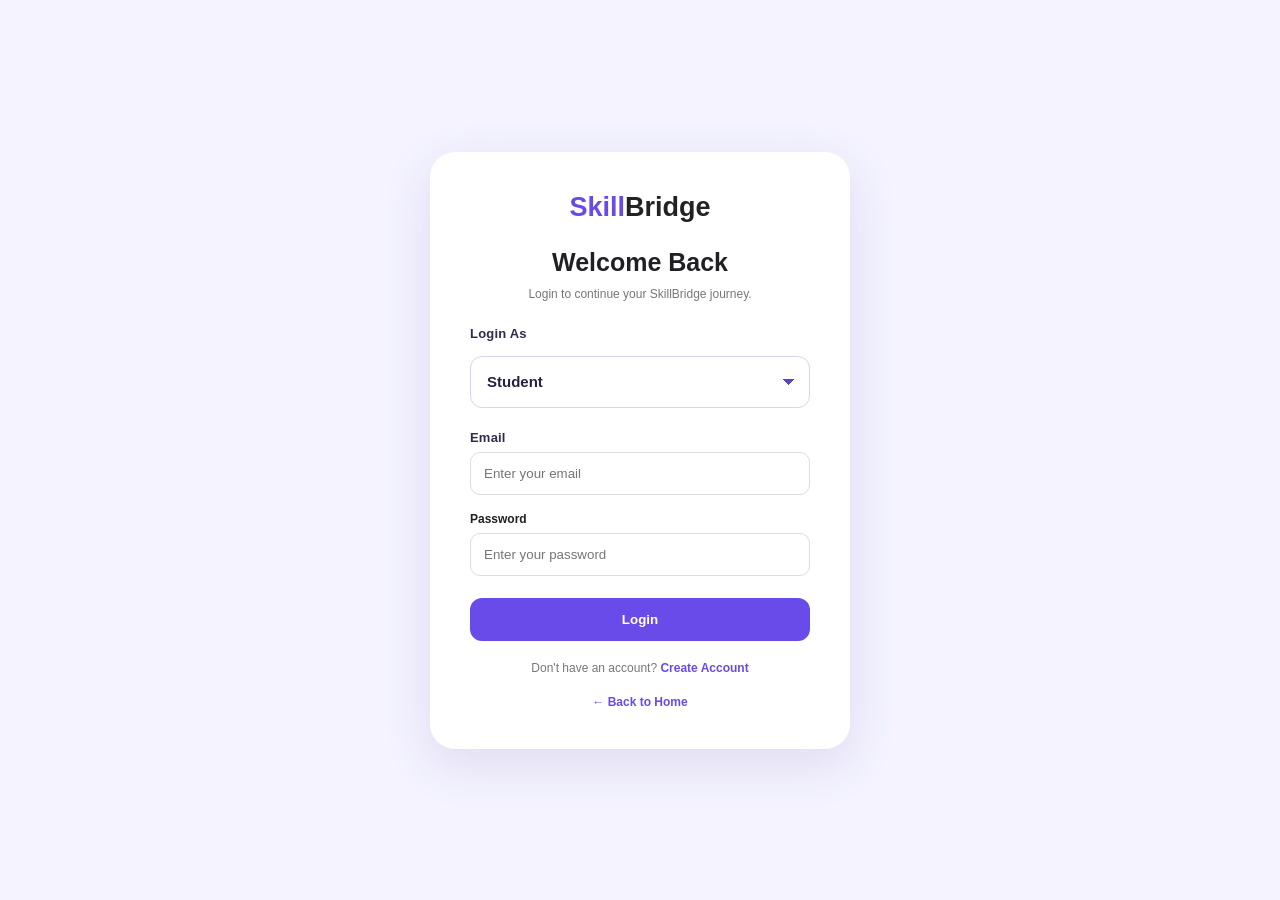
<file: skills.html>
<!DOCTYPE html>
<html lang="en">

<head>

    <meta charset="UTF-8">

    <meta name="viewport"
          content="width=device-width, initial-scale=1.0">

    <title>Skills - SkillBridge</title>

    <link rel="stylesheet" href="style.css">

</head>


<body>


<header class="dashboard-header">

    <div class="logo">
        Skill<span>Bridge</span>
    </div>


    <nav>

        <a href="dashboard.html">
            Dashboard
        </a>

        <a href="profile.html">
            Profile
        </a>

        <a href="skills.html" class="active">
            Skills
        </a>

        <a href="opportunities.html">
            Opportunities
        </a>

        <a href="learning.html">
            Learning
        </a>

    </nav>


    <button
        class="logout-btn"
        onclick="logoutUser()">

        Logout

    </button>

</header>



<main class="dashboard">


    <section class="welcome-section">

        <p class="small-label">
            SKILL ASSESSMENT
        </p>

        <h1>
            My Skills
        </h1>

        <p>
            Understand your strengths and identify the
            skills you need to improve for your career.
        </p>


        <button
            class="primary-btn"
            onclick="alert('Skill assessment will start soon!')">

            Start Skill Assessment

        </button>

    </section>



    <!-- SKILL SCORE -->

    <section class="stats-grid">


        <div class="stat-card">

            <div class="stat-icon">
                🎯
            </div>

            <h3>
                Overall Skill Score
            </h3>

            <strong>
                72%
            </strong>

            <p>
                Good progress
            </p>

        </div>



        <div class="stat-card">

            <div class="stat-icon">
                💪
            </div>

            <h3>
                Strong Skills
            </h3>

            <strong>
                4
            </strong>

            <p>
                Skills above 70%
            </p>

        </div>



        <div class="stat-card">

            <div class="stat-icon">
                📈
            </div>

            <h3>
                Skills Improving
            </h3>

            <strong>
                3
            </strong>

            <p>
                Currently learning
            </p>

        </div>



        <div class="stat-card">

            <div class="stat-icon">
                🎯
            </div>

            <h3>
                Skill Gaps
            </h3>

            <strong>
                3
            </strong>

            <p>
                Areas to improve
            </p>

        </div>

    </section>



    <!-- SKILL PROGRESS -->

    <section class="dashboard-card">

        <div class="card-heading">

            <div>

                <h2>
                    Skill Progress
                </h2>

                <p>
                    Your current skill levels
                </p>

            </div>

        </div>



        <!-- JAVA -->

        <div class="progress-item">

            <div class="progress-title">

                <span id="skillName1">
                    Java
                </span>

                <span id="skillScore1">
                    80%
                </span>

            </div>


            <div class="progress">

                <div
                    id="skillBar1"
                    style="width:80%">
                </div>

            </div>

        </div>



        <!-- HTML & CSS -->

        <div class="progress-item">

            <div class="progress-title">

                <span id="skillName2">
                    HTML & CSS
                </span>

                <span id="skillScore2">
                    75%
                </span>

            </div>


            <div class="progress">

                <div
                    id="skillBar2"
                    style="width:75%">
                </div>

            </div>

        </div>



        <!-- PYTHON -->

        <div class="progress-item">

            <div class="progress-title">

                <span id="skillName3">
                    Python
                </span>

                <span id="skillScore3">
                    65%
                </span>

            </div>


            <div class="progress">

                <div
                    id="skillBar3"
                    style="width:65%">
                </div>

            </div>

        </div>



        <!-- JAVASCRIPT -->

        <div class="progress-item">

            <div class="progress-title">

                <span id="skillName4">
                    JavaScript
                </span>

                <span id="skillScore4">
                    60%
                </span>

            </div>


            <div class="progress">

                <div
                    id="skillBar4"
                    style="width:60%">
                </div>

            </div>

        </div>



        <!-- MACHINE LEARNING -->

        <div class="progress-item">

            <div class="progress-title">

                <span id="skillName5">
                    Machine Learning
                </span>

                <span id="skillScore5">
                    45%
                </span>

            </div>


            <div class="progress">

                <div
                    id="skillBar5"
                    style="width:45%">
                </div>

            </div>

        </div>

    </section>



    <!-- SKILL GAP -->

    <section class="dashboard-card">

        <div class="card-heading">

            <div>

                <h2>
                    Skill Gap Analysis
                </h2>

                <p>
                    Skills recommended for your career goal
                </p>

            </div>

        </div>


        <div class="recommendation">

            <h3>
                🤖 Machine Learning
            </h3>

            <p>
                Improve your understanding of ML algorithms
                to move towards AI/ML careers.
            </p>

        </div>


        <div class="recommendation">

            <h3>
                📊 Data Structures & Algorithms
            </h3>

            <p>
                Strengthen problem-solving and coding skills
                for software development roles.
            </p>

        </div>


        <div class="recommendation">

            <h3>
                🌐 JavaScript
            </h3>

            <p>
                Improve frontend development skills to
                become job-ready for web development.
            </p>

        </div>

    </section>


</main>



<footer>

    <p>
        © 2026 SkillBridge. Build skills. Bridge opportunities.
    </p>

</footer>



<script src="script.js"></script>

</body>

</html>
</file>
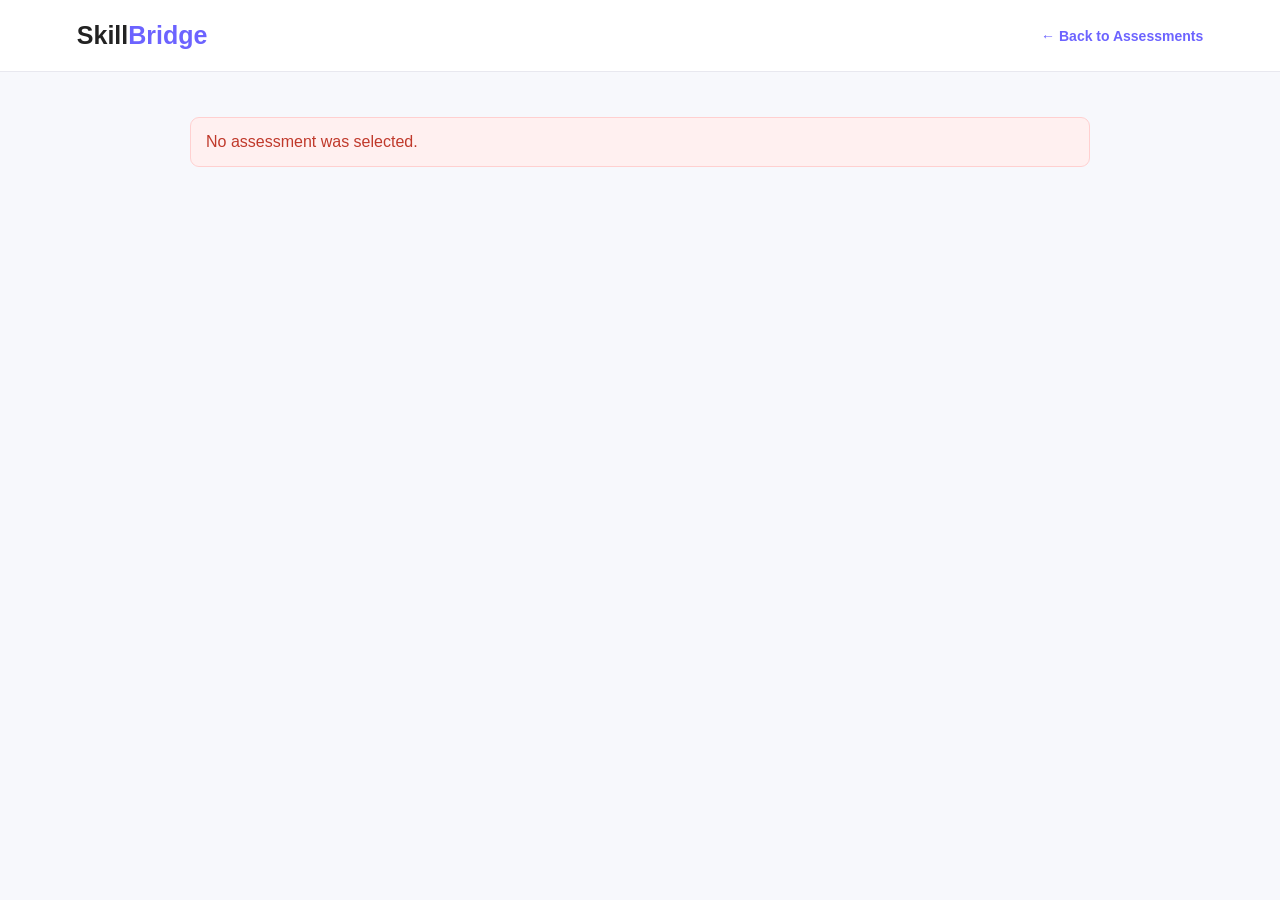
<file: take-assessment.html>
<!DOCTYPE html>
<html lang="en">
<head>
    <meta charset="UTF-8">
    <meta name="viewport" content="width=device-width, initial-scale=1.0">

    <title>SkillBridge - Take Assessment</title>

    <link rel="stylesheet" href="style.css">

    <style>
        /* =====================================================
           TAKE ASSESSMENT PAGE
           Everything is scoped so existing CSS is untouched.
        ===================================================== */

        .take-assessment-page {
            min-height: 100vh;
            background: #f7f8fc;
            color: #222;
        }

        .take-assessment-page * {
            box-sizing: border-box;
        }

        /* HEADER */

        .take-assessment-page .take-header {
            min-height: 70px;
            width: 100%;
            background: #fff;
            border-bottom: 1px solid #e8e8ef;

            display: flex;
            align-items: center;
            justify-content: space-between;

            padding: 0 6%;

            position: sticky;
            top: 0;
            z-index: 100;
        }

        .take-assessment-page .take-logo {
            font-size: 25px;
            font-weight: 700;
            color: #222;
            text-decoration: none;
        }

        .take-assessment-page .take-logo span {
            color: #6c63ff;
        }

        .take-assessment-page .back-btn {
            border: none;
            background: transparent;
            color: #6c63ff;
            font-size: 14px;
            cursor: pointer;
            font-weight: 600;
        }

        /* MAIN */

        .take-assessment-page .take-main {
            width: 88%;
            max-width: 900px;
            margin: auto;
            padding: 45px 0 70px;
        }

        /* TITLE */

        .take-assessment-page .assessment-info {
            background: linear-gradient(
                135deg,
                #6c63ff,
                #8179ff
            );

            color: white;

            padding: 35px;
            border-radius: 18px;

            margin-bottom: 30px;
        }

        .take-assessment-page .assessment-info .label {
            font-size: 12px;
            letter-spacing: 1px;
            opacity: 0.9;
            margin-bottom: 8px;
        }

        .take-assessment-page .assessment-info h1 {
            margin: 0 0 10px;
            font-size: 30px;
        }

        .take-assessment-page .assessment-info p {
            margin: 0;
            line-height: 1.6;
            opacity: 0.95;
        }

        .take-assessment-page .assessment-info .skill-tag {
            display: inline-block;
            margin-top: 18px;

            padding: 6px 12px;

            border-radius: 20px;

            background: rgba(255,255,255,0.18);

            font-size: 13px;
        }

        /* PROGRESS */

        .take-assessment-page .progress-wrapper {
            margin-bottom: 25px;
        }

        .take-assessment-page .progress-text {
            display: flex;
            justify-content: space-between;

            font-size: 13px;
            color: #666;

            margin-bottom: 8px;
        }

        .take-assessment-page .progress-bar {
            width: 100%;
            height: 8px;

            background: #e4e4ed;

            border-radius: 10px;

            overflow: hidden;
        }

        .take-assessment-page .progress-fill {
            width: 0%;
            height: 100%;

            background: #6c63ff;

            border-radius: 10px;

            transition: width 0.3s ease;
        }

        /* QUESTIONS */

        .take-assessment-page .question-card {
            background: white;

            border: 1px solid #e7e7ef;

            border-radius: 15px;

            padding: 28px;

            margin-bottom: 20px;
        }

        .take-assessment-page .question-number {
            color: #6c63ff;

            font-size: 13px;

            font-weight: 700;

            margin-bottom: 10px;
        }

        .take-assessment-page .question-text {
            font-size: 18px;

            font-weight: 600;

            line-height: 1.5;

            margin-bottom: 22px;
        }

        /* OPTIONS */

        .take-assessment-page .option {
            display: flex;

            align-items: center;

            gap: 12px;

            border: 1px solid #dedee8;

            border-radius: 9px;

            padding: 13px 15px;

            margin-bottom: 10px;

            cursor: pointer;

            transition: 0.2s ease;
        }

        .take-assessment-page .option:hover {
            border-color: #6c63ff;
            background: #f8f7ff;
        }

        .take-assessment-page .option input {
            accent-color: #6c63ff;
            cursor: pointer;
        }

        .take-assessment-page .option.selected {
            border-color: #6c63ff;
            background: #f0efff;
        }

        .take-assessment-page .option span {
            font-size: 14px;
            line-height: 1.5;
        }

        /* SUBMIT */

        .take-assessment-page .submit-section {
            margin-top: 30px;

            background: white;

            border: 1px solid #e7e7ef;

            border-radius: 15px;

            padding: 25px;

            text-align: center;
        }

        .take-assessment-page .submit-btn {
            border: none;

            background: #6c63ff;

            color: white;

            padding: 13px 30px;

            border-radius: 8px;

            cursor: pointer;

            font-size: 15px;

            font-weight: 600;

            transition: 0.3s;
        }

        .take-assessment-page .submit-btn:hover {
            background: #574fe0;
        }

        .take-assessment-page .submit-btn:disabled {
            background: #aaa;

            cursor: not-allowed;
        }

        .take-assessment-page .submit-note {
            color: #777;

            font-size: 13px;

            margin-top: 12px;
        }

        /* LOADING */

        .take-assessment-page .loading {
            text-align: center;

            padding: 60px;

            color: #777;
        }

        /* ERROR */

        .take-assessment-page .error-box {
            display: none;

            background: #fff0f0;

            border: 1px solid #ffd0d0;

            color: #c0392b;

            padding: 15px;

            border-radius: 9px;

            margin-bottom: 20px;
        }

        /* RESULT */

        .take-assessment-page .result-box {
            display: none;

            background: white;

            border: 1px solid #e7e7ef;

            border-radius: 18px;

            padding: 45px;

            text-align: center;
        }

        .take-assessment-page .result-icon {
            width: 75px;
            height: 75px;

            border-radius: 50%;

            background: #eeecff;

            color: #6c63ff;

            display: flex;

            align-items: center;
            justify-content: center;

            margin: 0 auto 20px;

            font-size: 32px;

            font-weight: bold;
        }

        .take-assessment-page .result-box h2 {
            margin: 0 0 10px;

            font-size: 28px;
        }

        .take-assessment-page .result-score {
            font-size: 48px;

            font-weight: 800;

            color: #6c63ff;

            margin: 15px 0;
        }

        .take-assessment-page .result-message {
            color: #666;

            margin-bottom: 25px;

            line-height: 1.6;
        }

        .take-assessment-page .result-actions {
            display: flex;

            justify-content: center;

            gap: 12px;

            flex-wrap: wrap;
        }

        .take-assessment-page .result-btn {
            border: none;

            background: #6c63ff;

            color: white;

            padding: 12px 22px;

            border-radius: 8px;

            cursor: pointer;

            font-size: 14px;
        }

        .take-assessment-page .result-btn.secondary {
            background: #eeeef5;

            color: #444;
        }

        /* MOBILE */

        @media (max-width: 650px) {

            .take-assessment-page .take-header {
                padding: 0 5%;
            }

            .take-assessment-page .take-main {
                width: 92%;

                padding-top: 30px;
            }

            .take-assessment-page .assessment-info {
                padding: 28px;
            }

            .take-assessment-page .assessment-info h1 {
                font-size: 25px;
            }

            .take-assessment-page .question-card {
                padding: 22px;
            }

            .take-assessment-page .result-box {
                padding: 30px 20px;
            }
        }
    </style>
</head>


<body class="take-assessment-page">

    <!-- HEADER -->

    <header class="take-header">

        <a
            href="dashboard.html"
            class="take-logo"
        >
            Skill<span>Bridge</span>
        </a>

        <button
            class="back-btn"
            onclick="window.location.href='student-assessments.html'"
        >
            ← Back to Assessments
        </button>

    </header>


    <!-- MAIN -->

    <main class="take-main">

        <!-- ERROR -->

        <div
            id="errorBox"
            class="error-box"
        ></div>


        <!-- ASSESSMENT INFO -->

        <section
            id="assessmentInfo"
            class="assessment-info"
            style="display:none;"
        >

            <div class="label">
                SKILL ASSESSMENT
            </div>

            <h1 id="assessmentTitle">
                Assessment
            </h1>

            <p id="assessmentDescription">
            </p>

            <span
                id="assessmentSkill"
                class="skill-tag"
            >
                Skill
            </span>

        </section>


        <!-- PROGRESS -->

        <div
            id="progressWrapper"
            class="progress-wrapper"
            style="display:none;"
        >

            <div class="progress-text">

                <span id="progressText">
                    0 / 0 answered
                </span>

                <span id="progressPercent">
                    0%
                </span>

            </div>

            <div class="progress-bar">

                <div
                    id="progressFill"
                    class="progress-fill"
                ></div>

            </div>

        </div>


        <!-- QUESTIONS -->

        <section id="questionsContainer">

            <div class="loading">
                Loading assessment...
            </div>

        </section>


        <!-- SUBMIT -->

        <section
            id="submitSection"
            class="submit-section"
            style="display:none;"
        >

            <button
                id="submitBtn"
                class="submit-btn"
                onclick="submitAssessment()"
            >
                Submit Assessment
            </button>

            <div class="submit-note">
                Make sure you have selected an answer for every question.
            </div>

        </section>


        <!-- RESULT -->

        <section
            id="resultBox"
            class="result-box"
        >

            <div class="result-icon">
                ✓
            </div>

            <h2>
                Assessment Completed!
            </h2>

            <div
                id="resultScore"
                class="result-score"
            >
                0%
            </div>

            <p
                id="resultMessage"
                class="result-message"
            >
                Your assessment has been submitted successfully.
            </p>

            <div class="result-actions">

                <button
                    class="result-btn"
                    onclick="window.location.href='student-assessments.html'"
                >
                    View All Assessments
                </button>

                <button
                    class="result-btn secondary"
                    onclick="window.location.href='dashboard.html'"
                >
                    Dashboard
                </button>

            </div>

        </section>

    </main>


    <!-- JAVASCRIPT -->

    <script>

        let assessmentId = null;

        let questions = [];

        let answers = {};


        /* ==========================================
           GET ASSESSMENT ID FROM URL
        ========================================== */

        function getAssessmentId() {

            const params =
                new URLSearchParams(window.location.search);

            return params.get("id");

        }


        /* ==========================================
           GET STUDENT ID
        ========================================== */

        function getStudentId() {

            return localStorage.getItem("userId");

        }


        /* ==========================================
           ESCAPE HTML
        ========================================== */

        function escapeHtml(text) {

            if (
                text === null ||
                text === undefined
            ) {
                return "";
            }

            return String(text)
                .replace(/&/g, "&amp;")
                .replace(/</g, "&lt;")
                .replace(/>/g, "&gt;")
                .replace(/"/g, "&quot;")
                .replace(/'/g, "&#039;");

        }


        /* ==========================================
           SHOW ERROR
        ========================================== */

        function showError(message) {

            const box =
                document.getElementById("errorBox");

            box.textContent = message;

            box.style.display = "block";

        }


        /* ==========================================
           LOAD ASSESSMENT
        ========================================== */

        async function loadAssessment() {

            assessmentId =
                getAssessmentId();


            if (!assessmentId) {

                showError(
                    "No assessment was selected."
                );

                document.getElementById(
                    "questionsContainer"
                ).innerHTML = "";

                return;

            }


            try {

                const response =
                    await fetch(
                        "/api/student/assessments/" +
                        assessmentId
                    );


                if (!response.ok) {

                    throw new Error(
                        "Assessment could not be loaded."
                    );

                }


                const data =
                    await response.json();


                /*
                 * Backend returns:
                 *
                 * {
                 *   assessment: {...},
                 *   questions: [...]
                 * }
                 */


                const assessment =
                    data.assessment || data;


                questions =
                    data.questions || [];


                /* ASSESSMENT INFO */

                document.getElementById(
                    "assessmentTitle"
                ).textContent =
                    assessment.title || "Assessment";


                document.getElementById(
                    "assessmentDescription"
                ).textContent =
                    assessment.description ||
                    "Test your knowledge and improve your skills.";


                document.getElementById(
                    "assessmentSkill"
                ).textContent =
                    assessment.skill || "General";


                document.getElementById(
                    "assessmentInfo"
                ).style.display = "block";


                if (questions.length === 0) {

                    document.getElementById(
                        "questionsContainer"
                    ).innerHTML = `

                        <div class="loading">

                            This assessment does not have
                            any questions yet.

                        </div>

                    `;

                    return;

                }


                document.getElementById(
                    "progressWrapper"
                ).style.display = "block";


                document.getElementById(
                    "submitSection"
                ).style.display = "block";


                renderQuestions();

                updateProgress();


            } catch (error) {

                console.error(error);

                document.getElementById(
                    "questionsContainer"
                ).innerHTML = "";

                showError(
                    "Unable to load the assessment. Make sure the backend server is running."
                );

            }

        }


        /* ==========================================
           RENDER QUESTIONS
        ========================================== */

        function renderQuestions() {

            const container =
                document.getElementById(
                    "questionsContainer"
                );


            container.innerHTML =
                questions.map(
                    (question, index) => {

                        return `

                            <div
                                class="question-card"
                                data-question-id="${question.id}"
                            >

                                <div class="question-number">
                                    QUESTION ${index + 1}
                                </div>

                                <div class="question-text">
                                    ${escapeHtml(
                                        question.question
                                    )}
                                </div>


                                <label class="option">

                                    <input
                                        type="radio"
                                        name="question-${question.id}"
                                        value="A"
                                        onchange="selectAnswer(${question.id}, 'A')"
                                    >

                                    <span>
                                        <strong>A.</strong>
                                        ${escapeHtml(
                                            question.option_a
                                        )}
                                    </span>

                                </label>


                                <label class="option">

                                    <input
                                        type="radio"
                                        name="question-${question.id}"
                                        value="B"
                                        onchange="selectAnswer(${question.id}, 'B')"
                                    >

                                    <span>
                                        <strong>B.</strong>
                                        ${escapeHtml(
                                            question.option_b
                                        )}
                                    </span>

                                </label>


                                <label class="option">

                                    <input
                                        type="radio"
                                        name="question-${question.id}"
                                        value="C"
                                        onchange="selectAnswer(${question.id}, 'C')"
                                    >

                                    <span>
                                        <strong>C.</strong>
                                        ${escapeHtml(
                                            question.option_c
                                        )}
                                    </span>

                                </label>


                                <label class="option">

                                    <input
                                        type="radio"
                                        name="question-${question.id}"
                                        value="D"
                                        onchange="selectAnswer(${question.id}, 'D')"
                                    >

                                    <span>
                                        <strong>D.</strong>
                                        ${escapeHtml(
                                            question.option_d
                                        )}
                                    </span>

                                </label>

                            </div>

                        `;

                    }
                ).join("");

        }


        /* ==========================================
           SELECT ANSWER
        ========================================== */

        function selectAnswer(
            questionId,
            answer
        ) {

            answers[questionId] =
                answer;


            const card =
                document.querySelector(
                    `[data-question-id="${questionId}"]`
                );


            if (card) {

                const options =
                    card.querySelectorAll(
                        ".option"
                    );


                options.forEach(option => {

                    option.classList.remove(
                        "selected"
                    );

                });


                const selected =
                    card.querySelector(
                        `input[value="${answer}"]`
                    );


                if (selected) {

                    selected
                        .closest(".option")
                        .classList.add("selected");

                }

            }


            updateProgress();

        }


        /* ==========================================
           UPDATE PROGRESS
        ========================================== */

        function updateProgress() {

            const total =
                questions.length;

            const answered =
                Object.keys(answers).length;


            const percentage =
                total === 0
                    ? 0
                    : Math.round(
                        (answered / total) * 100
                    );


            document.getElementById(
                "progressText"
            ).textContent =
                answered +
                " / " +
                total +
                " answered";


            document.getElementById(
                "progressPercent"
            ).textContent =
                percentage + "%";


            document.getElementById(
                "progressFill"
            ).style.width =
                percentage + "%";

        }


        /* ==========================================
           SUBMIT ASSESSMENT
        ========================================== */

        async function submitAssessment() {

            const studentId =
                getStudentId();


            if (!studentId) {

                showError(
                    "Please log in before submitting the assessment."
                );

                return;

            }


            /*
             * Make sure every question is answered.
             */

            if (
                Object.keys(answers).length !==
                questions.length
            ) {

                showError(
                    "Please answer every question before submitting."
                );

                return;

            }


            const submitBtn =
                document.getElementById(
                    "submitBtn"
                );


            submitBtn.disabled = true;

            submitBtn.textContent =
                "Submitting...";


            try {

                const response =
                    await fetch(
                        "/api/student/assessments/" +
                        assessmentId +
                        "/submit",
                        {
                            method: "POST",

                            headers: {
                                "Content-Type":
                                    "application/json"
                            },

                            body: JSON.stringify({

                                student_id:
                                    Number(studentId),

                                answers:
                                    answers

                            })

                        }
                    );


                const data =
                    await response.json();


                if (!response.ok) {

                    throw new Error(
                        data.message ||
                        "Submission failed."
                    );

                }


                showResult(data);


            } catch (error) {

                console.error(error);

                showError(
                    error.message ||
                    "Unable to submit assessment."
                );


                submitBtn.disabled = false;

                submitBtn.textContent =
                    "Submit Assessment";

            }

        }


        /* ==========================================
           SHOW RESULT
        ========================================== */

        function showResult(data) {

            document.getElementById(
                "assessmentInfo"
            ).style.display = "none";


            document.getElementById(
                "progressWrapper"
            ).style.display = "none";


            document.getElementById(
                "questionsContainer"
            ).style.display = "none";


            document.getElementById(
                "submitSection"
            ).style.display = "none";


            document.getElementById(
                "resultBox"
            ).style.display = "block";


            const score =
                Number(
                    data.score !== undefined
                        ? data.score
                        : data.percentage || 0
                );


            document.getElementById(
                "resultScore"
            ).textContent =
                score + "%";


            let message;


            if (score >= 80) {

                message =
                    "Excellent performance! You have demonstrated strong knowledge of this skill.";

            } else if (score >= 60) {

                message =
                    "Good work! You have a solid foundation, with some areas that can still be improved.";

            } else {

                message =
                    "Keep learning and practicing. Use your result to identify the areas where you can improve.";

            }


            document.getElementById(
                "resultMessage"
            ).textContent =
                message;

        }


        /* ==========================================
           START
        ========================================== */

        document.addEventListener(
            "DOMContentLoaded",
            function () {

                loadAssessment();

            }
        );

    </script>

</body>
</html>
</file>
<file: style.css>
* {
    box-sizing: border-box;
    margin: 0;
    padding: 0;
}


html {
    scroll-behavior: smooth;
}


body {

    font-family: "Inter", sans-serif;

    background: #f4f3ff;

    color: #202024;

}


.page {

    width: min(100%, 1050px);

    margin: auto;

    background: white;

    min-height: 100vh;

}


/* ================= HEADER ================= */

header {

    height: 72px;

    display: flex;

    align-items: center;

    justify-content: space-between;

    padding: 0 45px;

    border-bottom: 1px solid #eeeeF5;

}


.logo {

    text-decoration: none;

    font-size: 24px;

    font-weight: 800;

    color: #674ee8;

}


.logo span {

    color: #25252b;

}


nav {

    display: flex;

    gap: 28px;

}


nav a {

    text-decoration: none;

    color: #5d5d65;

    font-size: 13px;

}


nav a:hover {

    color: #674ee8;

}


.header-buttons {

    display: flex;

    gap: 10px;

}


.login-button {

    border: none;

    background: transparent;

    color: #674ee8;

    font-weight: 600;

    cursor: pointer;

    padding: 10px 15px;

}


.header-btn {

    border: none;

    background: #684be9;

    color: white;

    padding: 11px 18px;

    border-radius: 20px;

    font-weight: 600;

    cursor: pointer;

}


/* ================= HERO ================= */

.hero {

    margin: 25px 45px 70px;

    min-height: 390px;

    border-radius: 30px;

    background: linear-gradient(
        135deg,
        #7457ef,
        #6245e5
    );

    color: white;

    display: flex;

    align-items: center;

    overflow: hidden;

    position: relative;

}


.hero-content {

    width: 58%;

    padding: 45px 0 45px 50px;

    position: relative;

    z-index: 2;

}


.small-label {

    display: inline-block;

    border: 1px solid rgba(255,255,255,.6);

    padding: 6px 12px;

    border-radius: 8px;

    font-size: 10px;

    margin-bottom: 18px;

}


.hero h1 {

    font-size: 42px;

    line-height: 1.1;

    margin-bottom: 18px;

}


.hero h1 span {

    color: #ffe544;

}


.hero p {

    max-width: 450px;

    font-size: 14px;

    line-height: 1.7;

    color: #eeeaff;

    margin-bottom: 25px;

}


.hero-buttons {

    display: flex;

    gap: 12px;

}


.hero-btn {

    border: none;

    background: #ffe343;

    color: #453900;

    padding: 14px 21px;

    border-radius: 25px;

    font-weight: 700;

    cursor: pointer;

}


.secondary-btn {

    border: 1px solid rgba(255,255,255,.6);

    background: transparent;

    color: white;

    padding: 13px 20px;

    border-radius: 25px;

    cursor: pointer;

}


/* ================= HERO CHARACTER ================= */

.hero-character {

    position: absolute;

    right: 25px;

    bottom: -20px;

    width: 330px;

    height: 330px;

}


.character-head {

    width: 145px;

    height: 145px;

    background: #f3bb88;

    border-radius: 50%;

    position: absolute;

    top: 30px;

    left: 80px;

    z-index: 3;

    border: 5px solid #35245e;

}


.hair {

    position: absolute;

    width: 150px;

    height: 105px;

    background: #3d2931;

    border-radius: 70% 70% 35% 40%;

    top: -18px;

    left: -5px;

}


.eye {

    position: absolute;

    width: 12px;

    height: 17px;

    background: #29202b;

    border-radius: 50%;

    top: 65px;

}


.eye.left {

    left: 38px;

}


.eye.right {

    right: 38px;

}


.earphone {

    position: absolute;

    width: 38px;

    height: 65px;

    border: 8px solid #452c70;

    border-radius: 25px;

    top: 35px;

    left: -18px;

}


.body {

    position: absolute;

    width: 230px;

    height: 180px;

    background: #572d85;

    border-radius: 90px 90px 20px 20px;

    left: 50px;

    bottom: -10px;

}


.hood {

    position: absolute;

    width: 100px;

    height: 85px;

    background: #ffc900;

    border-radius: 50%;

    top: 10px;

    left: 65px;

}


.laptop {

    position: absolute;

    width: 150px;

    height: 95px;

    background: #e5a04b;

    transform: rotate(-8deg);

    right: -5px;

    bottom: 30px;

    border-radius: 7px;

    z-index: 5;

}


.laptop::after {

    content: "";

    position: absolute;

    height: 12px;

    width: 180px;

    background: #c98535;

    bottom: -8px;

    left: -15px;

    border-radius: 5px;

}


/* ================= SECTION ================= */

section {

    padding: 0 45px;

}


.section-title {

    text-align: center;

    margin-bottom: 30px;

}


.section-title h2 {

    font-size: 26px;

    line-height: 1.3;

    margin-bottom: 10px;

}


.section-title h2 span {

    color: #684fe7;

}


.section-title p {

    color: #77777f;

    font-size: 13px;

}


/* ================= FEATURES ================= */

.features {

    margin-bottom: 75px;

}


.feature-grid {

    display: grid;

    grid-template-columns: 1fr 1fr;

    gap: 15px;

}


.feature {

    min-height: 145px;

    border-radius: 18px;

    padding: 22px;

    background: #f7f7fc;

}


.feature:nth-child(1) {

    background: #f0edff;

}


.feature:nth-child(2) {

    background: #eef8ff;

}


.feature:nth-child(3) {

    background: #f0fff2;

}


.feature:nth-child(4) {

    background: #fff5ed;

}


.feature:nth-child(5) {

    grid-column: span 2;

    background: #f8f4ff;

}


.feature-number {

    display: flex;

    width: 30px;

    height: 30px;

    background: white;

    border-radius: 50%;

    align-items: center;

    justify-content: center;

    color: #684fe7;

    font-size: 12px;

    font-weight: 700;

    margin-bottom: 10px;

}


.feature h3 {

    font-size: 15px;

    margin-bottom: 8px;

}


.feature p {

    color: #77777f;

    font-size: 11px;

    line-height: 1.6;

    max-width: 380px;

}


/* ================= PROGRAMS ================= */

.programs {

    margin-bottom: 70px;

}


.program-grid {

    display: grid;

    grid-template-columns: 1fr 1fr;

    gap: 16px;

}


.program {

    min-height: 175px;

    border-radius: 20px;

    padding: 23px;

    color: white;

    position: relative;

    overflow: hidden;

}


.purple {

    background: #684be9;

}


.orange {

    background: #ff704e;

}


.green {

    background: #59b95c;

}


.pink {

    background: #a34fbd;

}


.age {

    font-size: 9px;

    border: 1px solid rgba(255,255,255,.7);

    padding: 5px 8px;

    border-radius: 7px;

}


.program h3 {

    margin-top: 14px;

    font-size: 15px;

}


.program p {

    font-size: 10px;

    line-height: 1.5;

    max-width: 220px;

    margin-top: 8px;

}


.program button {

    position: absolute;

    bottom: 17px;

    left: 23px;

    border: none;

    background: white;

    color: #5143a5;

    padding: 7px 13px;

    border-radius: 10px;

    font-size: 10px;

    font-weight: 700;

    cursor: pointer;

}


.program-icon {

    position: absolute;

    right: 15px;

    bottom: 10px;

    width: 100px;

    height: 100px;

    border-radius: 50%;

    background: rgba(255,255,255,.15);

    display: flex;

    justify-content: center;

    align-items: center;

    font-size: 50px;

}


/* ================= HOW ================= */

.how {

    margin-bottom: 70px;

}


.steps {

    display: grid;

    grid-template-columns: repeat(3,1fr);

    gap: 18px;

}


.step {

    background: #f7f7fc;

    padding: 25px;

    border-radius: 18px;

}


.step-number {

    color: #684be9;

    font-weight: 800;

    font-size: 20px;

    margin-bottom: 15px;

}


.step h3 {

    font-size: 15px;

    margin-bottom: 8px;

}


.step p {

    color: #777;

    font-size: 11px;

    line-height: 1.6;

}


/* ================= CTA ================= */

.cta {

    margin: 0 45px 55px;

    border-radius: 22px;

    background: linear-gradient(
        135deg,
        #704ff0,
        #6547e4
    );

    color: white;

    padding: 35px 45px;

    display: flex;

    justify-content: space-between;

    align-items: center;

}


.cta h2 {

    font-size: 23px;

    max-width: 450px;

    margin-bottom: 8px;

}


.cta p {

    font-size: 12px;

    color: #e7e2ff;

}


.cta button {

    border: none;

    background: #ffe343;

    color: #453900;

    padding: 14px 22px;

    border-radius: 24px;

    font-weight: 700;

    cursor: pointer;

}


/* ================= FOOTER ================= */

footer {

    border-top: 1px solid #eeeef3;

    padding: 25px 45px;

    display: flex;

    justify-content: space-between;

    color: #777;

    font-size: 11px;

}


.footer-logo {

    color: #674ee8;

    font-size: 18px;

    font-weight: 800;

}


.footer-logo span {

    color: #333;

}


/* ================= LOGIN / SIGNUP PAGE ================= */

.auth-page {

    min-height: 100vh;

    background: #f4f3ff;

    display: flex;

    justify-content: center;

    align-items: center;

    padding: 20px;

}


.auth-box {

    width: 420px;

    background: white;

    padding: 40px;

    border-radius: 25px;

    box-shadow: 0 15px 50px rgba(70,50,130,.12);

}


.auth-logo {

    text-align: center;

    font-size: 27px;

    font-weight: 800;

    color: #684be9;

    margin-bottom: 25px;

}


.auth-box h1 {

    text-align: center;

    font-size: 25px;

    margin-bottom: 10px;

}


.auth-description {

    text-align: center;

    color: #777;

    font-size: 12px;

    margin-bottom: 25px;

}


.auth-box label {

    display: block;

    font-size: 12px;

    font-weight: 600;

    margin-bottom: 7px;

}


.auth-box input {

    width: 100%;

    padding: 13px;

    border: 1px solid #ddd;

    border-radius: 10px;

    margin-bottom: 17px;

    outline: none;

}


.auth-box input:focus {

    border-color: #684be9;

}


.auth-submit {

    width: 100%;

    border: none;

    background: #684be9;

    color: white;

    padding: 14px;

    border-radius: 12px;

    font-weight: 700;

    cursor: pointer;

    margin-top: 5px;

}


.auth-bottom {

    text-align: center;

    margin-top: 20px;

    font-size: 12px;

    color: #777;

}


.auth-bottom a {

    color: #684be9;

    font-weight: 700;

    text-decoration: none;

}


/* ================= MOBILE ================= */

@media (max-width: 750px) {


    header {

        padding: 0 20px;

    }


    nav {

        display: none;

    }


    .header-buttons {

        gap: 3px;

    }


    .header-btn {

        padding: 9px 12px;

        font-size: 11px;

    }


    .hero {

        margin: 20px;

        min-height: 500px;

    }


    .hero-content {

        width: 100%;

        padding: 35px 25px;

    }


    .hero h1 {

        font-size: 32px;

    }


    .hero-character {

        opacity: .35;

        right: -80px;

    }


    section {

        padding: 0 20px;

    }


    .feature-grid,
    .program-grid,
    .steps {

        grid-template-columns: 1fr;

    }


    .feature:nth-child(5) {

        grid-column: span 1;

    }


    .cta {

        margin: 0 20px 35px;

        padding: 30px 25px;

        flex-direction: column;

        align-items: flex-start;

        gap: 20px;

    }


    footer {

        padding: 25px 20px;

        flex-direction: column;

        gap: 15px;

    }


    .auth-box {

        padding: 30px 25px;

    }

}
/* =====================================================
   FACULTY PORTAL - REFERENCE STYLE
   ===================================================== */

.faculty-page {
    width: min(100%, 1100px);
    margin: auto;
    background: #ffffff;
    min-height: 100vh;
}


/* HEADER */

.faculty-header {
    height: 72px;
    display: flex;
    align-items: center;
    justify-content: space-between;
    padding: 0 45px;
    background: white;
    border-bottom: 1px solid #eeeeF5;
}

.faculty-header nav {
    display: flex;
    gap: 25px;
}

.faculty-header nav a {
    text-decoration: none;
    color: #5d5d65;
    font-size: 12px;
    font-weight: 500;
}

.faculty-header nav a:hover,
.faculty-header nav a.active {
    color: #684be9;
}

.faculty-login-btn {
    border: none;
    background: #684be9;
    color: white;
    padding: 10px 18px;
    border-radius: 20px;
    font-weight: 600;
    cursor: pointer;
}


/* HERO */

.faculty-hero {
    margin: 25px 45px 70px;
    min-height: 390px;
    border-radius: 30px;
    background: linear-gradient(135deg, #7457ef, #6245e5);
    color: white;
    display: flex;
    align-items: center;
    overflow: hidden;
    position: relative;
}

.faculty-hero-content {
    width: 58%;
    padding: 50px;
    position: relative;
    z-index: 3;
}

.faculty-label {
    display: inline-block;
    border: 1px solid rgba(255,255,255,.7);
    padding: 7px 13px;
    border-radius: 8px;
    font-size: 10px;
    margin-bottom: 18px;
}

.faculty-hero h1 {
    font-size: 42px;
    line-height: 1.1;
    margin-bottom: 18px;
}

.faculty-hero h1 span {
    color: #ffe343;
}

.faculty-hero p {
    max-width: 440px;
    color: #eeeaff;
    font-size: 14px;
    line-height: 1.7;
    margin-bottom: 25px;
}

.faculty-hero-buttons {
    display: flex;
    gap: 12px;
}

.faculty-hero-buttons button {
    border: none;
    background: #ffe343;
    color: #453900;
    padding: 13px 20px;
    border-radius: 24px;
    font-weight: 700;
    cursor: pointer;
}

.faculty-outline-btn {
    border: 1px solid rgba(255,255,255,.7) !important;
    background: transparent !important;
    color: white !important;
}


/* ILLUSTRATION */

.faculty-illustration {
    position: absolute;
    right: 15px;
    bottom: 0;
    width: 400px;
    height: 360px;
}

.faculty-circle {
    position: absolute;
    width: 300px;
    height: 300px;
    border-radius: 50%;
    background: rgba(255,255,255,.12);
    right: 30px;
    top: 30px;
}

.faculty-person {
    position: absolute;
    right: 160px;
    bottom: 35px;
    width: 150px;
    height: 260px;
}

.person-face {
    position: absolute;
    width: 115px;
    height: 115px;
    background: #f3bb88;
    border-radius: 50%;
    left: 20px;
    top: 15px;
    border: 5px solid #35245e;
    z-index: 3;
}

.person-hair {
    position: absolute;
    width: 125px;
    height: 90px;
    background: #3d2931;
    border-radius: 70% 70% 40% 40%;
    left: 15px;
    top: 5px;
    z-index: 4;
}

.person-eye {
    position: absolute;
    width: 9px;
    height: 14px;
    background: #29202b;
    border-radius: 50%;
    top: 55px;
}

.person-eye.left {
    left: 32px;
}

.person-eye.right {
    right: 32px;
}

.person-body {
    position: absolute;
    width: 150px;
    height: 155px;
    background: #572d85;
    border-radius: 70px 70px 20px 20px;
    bottom: 0;
}

.person-shirt {
    width: 70px;
    height: 55px;
    background: #ffc900;
    border-radius: 50%;
    margin: 15px auto;
}

.faculty-laptop {
    position: absolute;
    width: 190px;
    height: 125px;
    right: 15px;
    bottom: 50px;
    background: #e5a04b;
    transform: rotate(-7deg);
    border-radius: 8px;
    z-index: 5;
    padding: 10px;
}

.faculty-laptop:after {
    content: "";
    position: absolute;
    width: 220px;
    height: 12px;
    background: #c98535;
    left: -15px;
    bottom: -9px;
    border-radius: 5px;
}

.laptop-screen {
    height: 100%;
    background: white;
    border-radius: 5px;
    padding: 12px;
}

.screen-bar {
    height: 9px;
    width: 55%;
    background: #684be9;
    border-radius: 5px;
    margin-bottom: 10px;
}

.screen-line {
    height: 6px;
    width: 80%;
    background: #eeeeF5;
    border-radius: 5px;
    margin-bottom: 7px;
}

.screen-line.short {
    width: 50%;
}

.screen-chart {
    width: 80%;
    height: 30px;
    margin-top: 8px;
    background: #f0edff;
    border-radius: 5px;
}


/* SECTIONS */

.faculty-section {
    padding: 0 45px;
    margin-bottom: 75px;
}

.faculty-title {
    text-align: center;
    margin-bottom: 30px;
}

.faculty-title h2 {
    font-size: 27px;
    margin-bottom: 10px;
}

.faculty-title h2 span {
    color: #684fe7;
}

.faculty-title p {
    color: #77777f;
    font-size: 13px;
}


/* STATS */

.faculty-stats {
    display: grid;
    grid-template-columns: repeat(4, 1fr);
    gap: 15px;
}

.faculty-stat {
    border-radius: 18px;
    padding: 22px;
    display: flex;
    align-items: center;
    gap: 15px;
}

.purple-stat {
    background: #f0edff;
}

.blue-stat {
    background: #eef8ff;
}

.green-stat {
    background: #f0fff2;
}

.orange-stat {
    background: #fff5ed;
}

.stat-symbol {
    width: 45px;
    height: 45px;
    border-radius: 50%;
    background: white;
    display: flex;
    justify-content: center;
    align-items: center;
    font-size: 21px;
}

.faculty-stat strong {
    font-size: 24px;
}

.faculty-stat p {
    color: #777;
    font-size: 11px;
    margin-top: 3px;
}


/* PERFORMANCE */

.performance-card {
    background: #f7f7fc;
    border-radius: 22px;
    padding: 30px;
}

.performance-item {
    margin-bottom: 23px;
}

.performance-item:last-child {
    margin-bottom: 0;
}

.performance-top {
    display: flex;
    justify-content: space-between;
    font-size: 13px;
    margin-bottom: 8px;
}

.performance-top strong {
    color: #684be9;
}

.faculty-progress {
    width: 100%;
    height: 10px;
    background: white;
    border-radius: 10px;
    overflow: hidden;
}

.faculty-progress div {
    height: 100%;
    background: #684be9;
    border-radius: 10px;
}


/* STUDENTS */

.student-grid {
    display: grid;
    grid-template-columns: repeat(4, 1fr);
    gap: 15px;
}

.student-card {
    background: #f7f7fc;
    border-radius: 20px;
    padding: 22px;
    text-align: center;
    transition: .2s;
}

.student-card:hover {
    transform: translateY(-5px);
    box-shadow: 0 12px 30px rgba(70,50,130,.1);
}

.student-avatar {
    width: 52px;
    height: 52px;
    border-radius: 50%;
    background: #684be9;
    color: white;
    display: flex;
    justify-content: center;
    align-items: center;
    margin: 0 auto 12px;
    font-weight: 800;
    font-size: 20px;
}

.student-card h3 {
    font-size: 15px;
    margin-bottom: 6px;
}

.student-card p {
    color: #777;
    font-size: 10px;
}

.student-card strong {
    display: block;
    color: #684be9;
    font-size: 23px;
    margin: 8px 0;
}

.mini-progress {
    width: 100%;
    height: 7px;
    background: white;
    border-radius: 10px;
    overflow: hidden;
    margin-bottom: 15px;
}

.mini-progress div {
    height: 100%;
    background: #684be9;
}

.student-card button {
    border: none;
    background: white;
    color: #684be9;
    padding: 8px 13px;
    border-radius: 10px;
    font-size: 10px;
    font-weight: 700;
    cursor: pointer;
}


/* SKILL GAPS */

.gap-grid {
    display: grid;
    grid-template-columns: repeat(3, 1fr);
    gap: 15px;
}

.gap-card {
    display: flex;
    align-items: center;
    gap: 15px;
    background: #f7f7fc;
    border-radius: 18px;
    padding: 20px;
}

.gap-icon {
    width: 48px;
    height: 48px;
    border-radius: 14px;
    background: white;
    display: flex;
    justify-content: center;
    align-items: center;
    font-size: 22px;
}

.gap-card h3 {
    font-size: 14px;
}

.gap-card p {
    color: #777;
    font-size: 10px;
    margin-top: 5px;
}

.gap-card > span {
    margin-left: auto;
    color: #684be9;
    font-size: 20px;
    font-weight: 800;
}


/* ACTIONS */

.action-grid {
    display: grid;
    grid-template-columns: repeat(3, 1fr);
    gap: 16px;
}

.action-card {
    background: #f7f7fc;
    border-radius: 20px;
    padding: 25px;
}

.action-icon {
    font-size: 30px;
    margin-bottom: 15px;
}

.action-card h3 {
    font-size: 16px;
    margin-bottom: 8px;
}

.action-card p {
    color: #777;
    font-size: 11px;
    line-height: 1.6;
    margin-bottom: 20px;
}

.action-card button {
    border: none;
    background: #684be9;
    color: white;
    padding: 10px 15px;
    border-radius: 12px;
    font-size: 10px;
    font-weight: 700;
    cursor: pointer;
}


/* CTA */

.faculty-cta {
    margin: 0 45px 55px;
    padding: 38px 45px;
    border-radius: 25px;
    background: linear-gradient(135deg, #704ff0, #6547e4);
    color: white;
    display: flex;
    justify-content: space-between;
    align-items: center;
}

.faculty-cta h2 {
    font-size: 23px;
    max-width: 500px;
    margin-bottom: 8px;
}

.faculty-cta h2 span {
    color: #ffe343;
}

.faculty-cta p {
    color: #e7e2ff;
    font-size: 12px;
}

.faculty-cta button {
    border: none;
    background: #ffe343;
    color: #453900;
    padding: 13px 20px;
    border-radius: 23px;
    font-weight: 700;
    cursor: pointer;
}


/* FOOTER */

.faculty-footer {
    border-top: 1px solid #eeeef3;
    padding: 25px 45px;
    display: flex;
    justify-content: space-between;
    align-items: center;
    color: #777;
    font-size: 11px;
}

.footer-logo {
    color: #674ee8;
    font-size: 18px;
    font-weight: 800;
}

.footer-logo span {
    color: #333;
}


/* RESPONSIVE */

@media (max-width: 900px) {

    .faculty-stats {
        grid-template-columns: 1fr 1fr;
    }

    .student-grid {
        grid-template-columns: 1fr 1fr;
    }

    .gap-grid,
    .action-grid {
        grid-template-columns: 1fr;
    }

    .faculty-illustration {
        opacity: .35;
    }
}


@media (max-width: 750px) {

    .faculty-header {
        padding: 0 20px;
    }

    .faculty-header nav {
        display: none;
    }

    .faculty-hero {
        margin: 20px;
        min-height: 500px;
    }

    .faculty-hero-content {
        width: 100%;
        padding: 35px 25px;
    }

    .faculty-hero h1 {
        font-size: 32px;
    }

    .faculty-illustration {
        right: -100px;
    }

    .faculty-section {
        padding: 0 20px;
    }

    .faculty-stats,
    .student-grid {
        grid-template-columns: 1fr;
    }

    .faculty-cta {
        margin: 0 20px 35px;
        padding: 30px 25px;
        flex-direction: column;
        align-items: flex-start;
        gap: 20px;
    }

    .faculty-footer {
        padding: 25px 20px;
        flex-direction: column;
        gap: 15px;
    }
}
/* =====================================================
   FACULTY PORTAL - PROFESSIONAL MULTI-COLOR THEME
   Add this at the VERY BOTTOM of style.css
   ===================================================== */


/* MAIN HERO - NAVY + BLUE */

.faculty-hero {
    background: linear-gradient(135deg, #172554, #2563eb);
}

.faculty-hero h1 span {
    color: #fbbf24;
}

.faculty-hero-buttons button {
    background: #fbbf24;
    color: #172554;
}

.faculty-outline-btn {
    background: transparent !important;
    color: white !important;
    border: 1px solid rgba(255,255,255,.7) !important;
}


/* HEADER */

.faculty-header nav a:hover,
.faculty-header nav a.active {
    color: #2563eb;
}

.faculty-login-btn {
    background: #172554;
}


/* SECTION HEADINGS */

.faculty-title h2 span {
    color: #2563eb;
}


/* =====================================================
   STAT CARDS - DIFFERENT COLORS
   ===================================================== */

.purple-stat {
    background: #eef2ff;
}

.purple-stat .stat-symbol {
    color: #4f46e5;
}

.blue-stat {
    background: #ecfeff;
}

.blue-stat .stat-symbol {
    color: #0f766e;
}

.green-stat {
    background: #f0fdf4;
}

.green-stat .stat-symbol {
    color: #15803d;
}

.orange-stat {
    background: #fff7ed;
}

.orange-stat .stat-symbol {
    color: #ea580c;
}


/* STAT NUMBERS */

.purple-stat strong {
    color: #3730a3;
}

.blue-stat strong {
    color: #0f766e;
}

.green-stat strong {
    color: #15803d;
}

.orange-stat strong {
    color: #ea580c;
}


/* =====================================================
   PERFORMANCE - TEAL
   ===================================================== */

.performance-card {
    background: #f8fafc;
    border: 1px solid #e2e8f0;
}

.performance-top strong {
    color: #0f766e;
}

.faculty-progress {
    background: #e2e8f0;
}

.faculty-progress div {
    background: linear-gradient(90deg, #0f766e, #14b8a6);
}


/* =====================================================
   STUDENT CARDS
   ===================================================== */

.student-card {
    background: #ffffff;
    border: 1px solid #e2e8f0;
    box-shadow: 0 5px 20px rgba(15, 23, 42, .05);
}

.student-card:hover {
    box-shadow: 0 12px 30px rgba(15, 23, 42, .12);
}

.student-avatar {
    background: #2563eb;
}

.student-card strong {
    color: #2563eb;
}

.mini-progress {
    background: #e2e8f0;
}

.mini-progress div {
    background: #2563eb;
}

.student-card button {
    color: #2563eb;
}


/* =====================================================
   MAKE EACH STUDENT CARD SLIGHTLY DIFFERENT
   ===================================================== */

.student-card:nth-child(1) .student-avatar {
    background: #2563eb;
}

.student-card:nth-child(2) .student-avatar {
    background: #0f766e;
}

.student-card:nth-child(3) .student-avatar {
    background: #ea580c;
}

.student-card:nth-child(4) .student-avatar {
    background: #15803d;
}

.student-card:nth-child(1) strong {
    color: #2563eb;
}

.student-card:nth-child(2) strong {
    color: #0f766e;
}

.student-card:nth-child(3) strong {
    color: #ea580c;
}

.student-card:nth-child(4) strong {
    color: #15803d;
}


/* =====================================================
   SKILL GAPS
   ===================================================== */

.gap-card {
    background: #ffffff;
    border: 1px solid #e2e8f0;
    box-shadow: 0 5px 20px rgba(15, 23, 42, .05);
}

.gap-card:nth-child(1) {
    border-top: 4px solid #ea580c;
}

.gap-card:nth-child(2) {
    border-top: 4px solid #2563eb;
}

.gap-card:nth-child(3) {
    border-top: 4px solid #7c3aed;
}

.gap-card:nth-child(1) .gap-icon {
    color: #ea580c;
}

.gap-card:nth-child(2) .gap-icon {
    color: #2563eb;
}

.gap-card:nth-child(3) .gap-icon {
    color: #7c3aed;
}

.gap-card > span {
    color: #ea580c;
}


/* =====================================================
   ACTION CARDS
   ===================================================== */

.action-card {
    background: #ffffff;
    border: 1px solid #e2e8f0;
    box-shadow: 0 5px 20px rgba(15, 23, 42, .05);
    transition: .2s;
}

.action-card:hover {
    transform: translateY(-5px);
    box-shadow: 0 12px 30px rgba(15, 23, 42, .12);
}

.action-card:nth-child(1) {
    border-top: 4px solid #2563eb;
}

.action-card:nth-child(2) {
    border-top: 4px solid #0f766e;
}

.action-card:nth-child(3) {
    border-top: 4px solid #ea580c;
}

.action-card:nth-child(1) .action-icon {
    color: #2563eb;
}

.action-card:nth-child(2) .action-icon {
    color: #0f766e;
}

.action-card:nth-child(3) .action-icon {
    color: #ea580c;
}

.action-card button {
    background: #172554;
}

.action-card button:hover {
    background: #2563eb;
}


/* =====================================================
   CTA - DARK NAVY
   ===================================================== */

.faculty-cta {
    background: linear-gradient(135deg, #172554, #1e3a8a);
}

.faculty-cta h2 span {
    color: #fbbf24;
}

.faculty-cta button {
    background: #fbbf24;
    color: #172554;
}


/* =====================================================
   ILLUSTRATION
   ===================================================== */

.faculty-circle {
    background: rgba(255,255,255,.10);
}

.person-body {
    background: #2563eb;
}

.person-shirt {
    background: #fbbf24;
}

.faculty-laptop {
    background: #0f766e;
}

.screen-bar {
    background: #2563eb;
}

.screen-chart {
    background: #ecfeff;
}
/* =========================================================
   SKILLBRIDGE UNIVERSITY PORTAL
   ========================================================= */

.university-page {
    min-height: 100vh;
    background: #f7f9fc;
    color: #172554;
}


/* HEADER */

.university-header {
    height: 72px;
    background: white;
    border-bottom: 1px solid #e2e8f0;

    display: flex;
    align-items: center;
    justify-content: space-between;

    padding: 0 45px;
}

.university-logo {
    text-decoration: none;
    font-size: 24px;
    font-weight: 800;
    color: #172554;
}

.university-logo span {
    color: #2563eb;
}

.university-nav {
    display: flex;
    gap: 24px;
}

.university-nav a {
    text-decoration: none;
    color: #475569;
    font-size: 13px;
    font-weight: 600;
}

.university-nav a:hover {
    color: #2563eb;
}

.university-header-right {
    display: flex;
    align-items: center;
    gap: 12px;
}

.university-name {
    font-size: 11px;
    font-weight: 700;
    color: #475569;
}

.university-logout {
    border: none;
    background: #172554;
    color: white;

    padding: 10px 17px;
    border-radius: 20px;

    font-size: 11px;
    font-weight: 700;

    cursor: pointer;
}

.university-logout:hover {
    background: #2563eb;
}


/* HERO */

.university-hero {
    width: min(1150px, 90%);
    min-height: 320px;

    margin: 30px auto;

    padding: 45px;

    border-radius: 26px;

    background: linear-gradient(
        135deg,
        #172554,
        #2563eb
    );

    color: white;

    display: flex;
    align-items: center;
    justify-content: space-between;

    overflow: hidden;
}

.university-hero-content {
    max-width: 650px;
}

.university-tag {
    display: inline-block;

    padding: 6px 12px;

    border: 1px solid rgba(255,255,255,.6);
    border-radius: 20px;

    font-size: 10px;

    margin-bottom: 16px;
}

.university-hero h1 {
    font-size: 40px;
    line-height: 1.15;

    margin-bottom: 15px;
}

.university-hero h1 span {
    color: #fbbf24;
}

.university-hero p {
    max-width: 600px;

    font-size: 13px;
    line-height: 1.7;

    color: #dbeafe;
}

.university-hero-buttons {
    display: flex;
    gap: 10px;

    margin-top: 22px;
}

.university-hero-buttons button {
    border: none;

    background: #fbbf24;
    color: #172554;

    padding: 12px 20px;

    border-radius: 22px;

    font-weight: 700;
    cursor: pointer;
}

.university-outline-btn {
    background: transparent !important;
    color: white !important;

    border: 1px solid rgba(255,255,255,.6) !important;
}

.university-illustration {
    width: 220px;
    height: 220px;

    border-radius: 50%;

    background: rgba(255,255,255,.12);

    display: flex;
    align-items: center;
    justify-content: center;

    font-size: 90px;
}


/* MAIN */

.university-main {
    padding-bottom: 50px;
}

.university-section {
    width: min(1150px, 90%);
    margin: 38px auto;
}

.university-section-title {
    margin-bottom: 20px;
}

.university-section-title h2 {
    font-size: 22px;
    margin-bottom: 6px;
}

.university-section-title p {
    font-size: 12px;
    color: #64748b;
}


/* STATS */

.university-stats {
    display: grid;
    grid-template-columns: repeat(4, 1fr);
    gap: 16px;
}

.university-stat {
    background: white;

    border: 1px solid #e2e8f0;
    border-radius: 18px;

    padding: 22px;

    box-shadow: 0 5px 18px rgba(15,23,42,.04);
}

.university-stat-icon {
    font-size: 25px;
    margin-bottom: 10px;
}

.university-stat h3 {
    font-size: 25px;
    color: #172554;

    margin-bottom: 5px;
}

.university-stat p {
    font-size: 11px;
    color: #64748b;
}


/* CARD */

.university-card {
    background: white;

    border: 1px solid #e2e8f0;
    border-radius: 18px;

    padding: 25px;

    box-shadow: 0 5px 18px rgba(15,23,42,.04);
}

.university-card h3 {
    font-size: 16px;
    margin-bottom: 20px;
}


/* TABLE */

.university-table-wrapper {
    overflow-x: auto;
}

.university-table {
    width: 100%;
    border-collapse: collapse;
}

.university-table th {
    text-align: left;

    padding: 12px;

    background: #f8fafc;

    color: #64748b;

    font-size: 11px;

    border-bottom: 1px solid #e2e8f0;
}

.university-table td {
    padding: 14px 12px;

    font-size: 12px;

    color: #334155;

    border-bottom: 1px solid #f1f5f9;
}


/* BADGES */

.university-badge {
    display: inline-block;

    padding: 5px 10px;

    border-radius: 20px;

    font-size: 10px;
    font-weight: 700;
}

.university-badge.success {
    background: #f0fdf4;
    color: #15803d;
}

.university-badge.warning {
    background: #fff7ed;
    color: #ea580c;
}

.university-badge.danger {
    background: #fef2f2;
    color: #dc2626;
}


/* ANALYTICS */

.university-analytics-grid {
    display: grid;
    grid-template-columns: 1fr 1fr;
    gap: 18px;
}


/* SKILLS */

.university-skill {
    margin-bottom: 18px;
}

.university-skill-top {
    display: flex;
    justify-content: space-between;

    margin-bottom: 7px;

    font-size: 12px;
}

.university-progress {
    height: 9px;

    background: #e2e8f0;

    border-radius: 20px;

    overflow: hidden;
}

.university-progress-fill {
    height: 100%;
    border-radius: 20px;
}

.university-progress-fill.blue {
    background: #2563eb;
}

.university-progress-fill.teal {
    background: #0f766e;
}

.university-progress-fill.orange {
    background: #ea580c;
}

.university-progress-fill.green {
    background: #15803d;
}


/* GAPS */

.university-gap {
    display: flex;

    align-items: center;
    justify-content: space-between;

    padding: 14px;

    margin-bottom: 10px;

    border-radius: 12px;

    background: #f8fafc;
}

.university-gap strong {
    display: block;

    font-size: 12px;
    color: #334155;
}

.university-gap small {
    display: block;

    margin-top: 4px;

    color: #64748b;
    font-size: 10px;
}

.university-gap span {
    padding: 5px 10px;

    border-radius: 20px;

    background: #fff7ed;
    color: #ea580c;

    font-size: 10px;
    font-weight: 700;
}


/* FEATURES */

.university-feature-grid {
    display: grid;
    grid-template-columns: repeat(3, 1fr);

    gap: 16px;
}

.university-feature {
    background: white;

    border: 1px solid #e2e8f0;
    border-radius: 18px;

    padding: 23px;

    transition: .2s;
}

.university-feature:hover {
    transform: translateY(-4px);

    box-shadow:
        0 10px 25px rgba(15,23,42,.08);
}

.university-feature-icon {
    width: 45px;
    height: 45px;

    border-radius: 12px;

    background: #eff6ff;

    display: flex;
    align-items: center;
    justify-content: center;

    font-size: 22px;

    margin-bottom: 14px;
}

.university-feature h3 {
    font-size: 14px;
    margin-bottom: 7px;
}

.university-feature p {
    color: #64748b;

    font-size: 11px;
    line-height: 1.6;

    margin-bottom: 15px;
}

.university-feature button {
    border: none;

    background: #2563eb;
    color: white;

    padding: 9px 14px;

    border-radius: 18px;

    font-size: 10px;
    font-weight: 700;

    cursor: pointer;
}

.university-feature button:hover {
    background: #172554;
}


/* REPORT */

.university-report {
    padding: 30px;

    border-radius: 20px;

    background: #172554;

    color: white;

    display: flex;
    align-items: center;
    justify-content: space-between;

    gap: 20px;
}

.university-report h2 {
    font-size: 21px;
    margin-bottom: 7px;
}

.university-report p {
    color: #cbd5e1;
    font-size: 11px;
}

.university-report button {
    border: none;

    background: #fbbf24;
    color: #172554;

    padding: 12px 20px;

    border-radius: 22px;

    font-weight: 700;

    cursor: pointer;
}


/* FOOTER */

.university-footer {
    background: white;

    border-top: 1px solid #e2e8f0;

    padding: 25px 45px;

    display: flex;
    justify-content: space-between;

    color: #64748b;

    font-size: 11px;
}


/* MOBILE */

@media (max-width: 800px) {

    .university-header {
        padding: 0 20px;
    }

    .university-nav {
        display: none;
    }

    .university-name {
        display: none;
    }

    .university-hero {
        padding: 30px;
    }

    .university-hero h1 {
        font-size: 30px;
    }

    .university-illustration {
        display: none;
    }

    .university-stats {
        grid-template-columns: 1fr 1fr;
    }

    .university-analytics-grid {
        grid-template-columns: 1fr;
    }

    .university-feature-grid {
        grid-template-columns: 1fr;
    }

    .university-report {
        flex-direction: column;
        align-items: flex-start;
    }

    .university-footer {
        padding: 25px 20px;

        flex-direction: column;
        gap: 10px;
    }
}


@media (max-width: 500px) {

    .university-stats {
        grid-template-columns: 1fr;
    }

    .university-hero-buttons {
        flex-direction: column;
        align-items: flex-start;
    }
}
/* =========================================================
   SKILLBRIDGE - INDUSTRY PORTAL
   Professional Industry Dashboard
   ========================================================= */

.industry-page {
    min-height: 100vh;
    background: #f6f8fc;
    color: #172554;
    font-family: Arial, Helvetica, sans-serif;
}


/* =========================================================
   HEADER
   ========================================================= */

.industry-header {
    width: 100%;
    min-height: 74px;
    padding: 0 5%;
    box-sizing: border-box;

    display: flex;
    align-items: center;
    justify-content: space-between;
    gap: 25px;

    background: rgba(255, 255, 255, 0.98);
    border-bottom: 1px solid #e2e8f0;

    position: sticky;
    top: 0;
    z-index: 1000;

    box-shadow: 0 4px 18px rgba(15, 23, 42, 0.04);
}


/* LOGO */

.industry-logo {
    color: #172554;
    text-decoration: none;

    font-size: 26px;
    font-weight: 800;
    letter-spacing: -0.5px;

    white-space: nowrap;
}

.industry-logo span {
    color: #2563eb;
}


/* NAVIGATION */

.industry-nav {
    display: flex;
    align-items: center;
    justify-content: center;
    gap: 28px;
}

.industry-nav a {
    position: relative;

    color: #475569;
    text-decoration: none;

    font-size: 14px;
    font-weight: 600;

    padding: 27px 0;

    transition: color 0.25s ease;
}

.industry-nav a::after {
    content: "";

    position: absolute;

    left: 0;
    bottom: 17px;

    width: 0;
    height: 2px;

    background: #2563eb;

    transition: width 0.25s ease;
}

.industry-nav a:hover {
    color: #2563eb;
}

.industry-nav a:hover::after {
    width: 100%;
}


/* HEADER RIGHT */

.industry-header-right {
    display: flex;
    align-items: center;
    gap: 18px;
}


/* COMPANY */

.industry-company {
    display: flex;
    align-items: center;
    gap: 10px;
}

.industry-company-icon {
    width: 38px;
    height: 38px;

    display: flex;
    align-items: center;
    justify-content: center;

    border-radius: 10px;

    background: #eff6ff;

    font-size: 18px;
}

.industry-company strong {
    display: block;

    color: #172554;

    font-size: 12px;
    font-weight: 800;
}

.industry-company small {
    display: block;

    margin-top: 2px;

    color: #64748b;

    font-size: 10px;
}


/* LOGOUT */

.industry-logout {
    border: none;

    padding: 10px 18px;

    border-radius: 8px;

    background: #172554;
    color: #ffffff;

    font-size: 12px;
    font-weight: 700;

    cursor: pointer;

    transition: all 0.25s ease;
}

.industry-logout:hover {
    background: #2563eb;
    transform: translateY(-1px);

    box-shadow: 0 5px 15px rgba(37, 99, 235, 0.22);
}


/* =========================================================
   MAIN
   ========================================================= */

.industry-main {
    width: 90%;
    max-width: 1220px;

    margin: 0 auto;
}


/* =========================================================
   HERO
   ========================================================= */

.industry-hero {
    margin-top: 34px;

    min-height: 350px;

    padding: 55px 60px;

    box-sizing: border-box;

    display: flex;
    align-items: center;
    justify-content: space-between;

    gap: 50px;

    border-radius: 24px;

    background:
        radial-gradient(
            circle at 90% 20%,
            rgba(96, 165, 250, 0.28),
            transparent 28%
        ),
        linear-gradient(
            135deg,
            #172554 0%,
            #1e3a8a 52%,
            #2563eb 100%
        );

    position: relative;
    overflow: hidden;

    box-shadow:
        0 18px 45px rgba(23, 37, 84, 0.20);
}

.industry-hero::before {
    content: "";

    position: absolute;

    width: 330px;
    height: 330px;

    right: -150px;
    bottom: -190px;

    border-radius: 50%;

    border: 55px solid rgba(255,255,255,0.06);
}

.industry-hero-content {
    max-width: 650px;

    position: relative;
    z-index: 2;
}


/* TAG */

.industry-tag {
    display: inline-flex;
    align-items: center;

    padding: 8px 14px;

    border-radius: 30px;

    background: rgba(255,255,255,0.10);
    border: 1px solid rgba(255,255,255,0.18);

    color: #fbbf24;

    font-size: 10px;
    font-weight: 800;

    letter-spacing: 1.3px;
}


/* HERO HEADING */

.industry-hero h1 {
    margin: 18px 0 16px;

    color: #ffffff;

    font-size: 48px;
    line-height: 1.08;

    font-weight: 800;
    letter-spacing: -1.2px;
}

.industry-hero h1 span {
    display: inline-block;

    color: #fbbf24;
}


/* HERO DESCRIPTION */

.industry-hero p {
    max-width: 610px;

    margin: 0;

    color: #dbeafe;

    font-size: 15px;
    line-height: 1.75;
}


/* HERO BUTTONS */

.industry-hero-buttons {
    margin-top: 28px;

    display: flex;
    align-items: center;

    gap: 13px;

    flex-wrap: wrap;
}

.industry-hero-buttons button {
    border: none;

    padding: 13px 22px;

    border-radius: 9px;

    background: #fbbf24;
    color: #172554;

    font-size: 12px;
    font-weight: 800;

    cursor: pointer;

    transition: all 0.25s ease;
}

.industry-hero-buttons button:hover {
    background: #fcd34d;

    transform: translateY(-2px);

    box-shadow: 0 8px 20px rgba(251,191,36,0.22);
}


/* OUTLINE BUTTON */

.industry-outline-btn {
    background: rgba(255,255,255,0.06) !important;

    color: #ffffff !important;

    border: 1px solid rgba(255,255,255,0.35) !important;
}

.industry-outline-btn:hover {
    background: rgba(255,255,255,0.14) !important;
}


/* =========================================================
   HERO VISUAL
   ========================================================= */

.industry-hero-visual {
    width: 340px;

    position: relative;
    z-index: 2;
}

.industry-visual-card {
    padding: 23px;

    border-radius: 18px;

    background: rgba(255,255,255,0.96);

    box-shadow:
        0 25px 50px rgba(15,23,42,0.25);

    transform: rotate(2deg);

    transition: transform 0.3s ease;
}

.industry-visual-card:hover {
    transform: rotate(0deg) translateY(-4px);
}


/* VISUAL TOP */

.industry-visual-top {
    display: flex;
    align-items: center;
    justify-content: space-between;

    margin-bottom: 13px;

    color: #475569;

    font-size: 12px;
    font-weight: 700;
}

.industry-visual-top span:last-child {
    color: #15803d;

    font-size: 20px;
    font-weight: 800;
}


/* VISUAL BAR */

.industry-visual-bar {
    height: 8px;

    margin-bottom: 20px;

    background: #e2e8f0;

    border-radius: 20px;

    overflow: hidden;
}

.industry-visual-bar div {
    width: 94%;
    height: 100%;

    border-radius: 20px;

    background: linear-gradient(
        90deg,
        #2563eb,
        #0f766e
    );
}


/* VISUAL PERSON */

.industry-visual-person {
    display: flex;
    align-items: center;

    gap: 12px;

    margin-bottom: 17px;
}

.industry-person-circle {
    width: 45px;
    height: 45px;

    display: flex;
    align-items: center;
    justify-content: center;

    border-radius: 50%;

    background: #dbeafe;
    color: #1e40af;

    font-size: 16px;
    font-weight: 800;
}

.industry-visual-person strong {
    display: block;

    color: #172554;

    font-size: 13px;
}

.industry-visual-person small {
    display: block;

    margin-top: 4px;

    color: #64748b;

    font-size: 10px;
}


/* VISUAL SKILLS */

.industry-visual-skills {
    display: flex;
    gap: 7px;
    flex-wrap: wrap;
}

.industry-visual-skills span {
    padding: 6px 9px;

    border-radius: 6px;

    background: #f1f5f9;
    color: #475569;

    font-size: 10px;
    font-weight: 700;
}


/* =========================================================
   SECTIONS
   ========================================================= */

.industry-section {
    padding-top: 65px;
}


/* SECTION HEADING */

.industry-section-heading {
    margin-bottom: 25px;

    display: flex;
    align-items: flex-end;
    justify-content: space-between;

    gap: 20px;
}

.industry-mini-label {
    display: block;

    margin-bottom: 7px;

    color: #2563eb;

    font-size: 10px;
    font-weight: 800;

    letter-spacing: 1.2px;
}

.industry-section-heading h2 {
    margin: 0 0 7px;

    color: #172554;

    font-size: 28px;
    font-weight: 800;

    letter-spacing: -0.4px;
}

.industry-section-heading p {
    margin: 0;

    color: #64748b;

    font-size: 13px;
    line-height: 1.6;
}


/* LIVE */

.industry-live {
    padding: 8px 13px;

    border-radius: 20px;

    background: #ecfdf5;
    color: #15803d;

    font-size: 10px;
    font-weight: 800;

    white-space: nowrap;
}


/* =========================================================
   STAT CARDS
   ========================================================= */

.industry-stats {
    display: grid;

    grid-template-columns: repeat(4, 1fr);

    gap: 18px;
}

.industry-stat {
    padding: 23px;

    background: #ffffff;

    border: 1px solid #e5e7eb;

    border-radius: 17px;

    box-shadow:
        0 8px 25px rgba(15,23,42,0.045);

    transition: all 0.25s ease;
}

.industry-stat:hover {
    transform: translateY(-4px);

    box-shadow:
        0 15px 35px rgba(15,23,42,0.09);
}

.industry-stat-top {
    display: flex;

    align-items: center;
    justify-content: space-between;
}


/* STAT ICON */

.industry-stat-icon {
    width: 46px;
    height: 46px;

    display: flex;
    align-items: center;
    justify-content: center;

    border-radius: 12px;

    font-size: 20px;
}

.industry-stat-icon.blue {
    background: #eff6ff;
    color: #2563eb;
}

.industry-stat-icon.teal {
    background: #ecfeff;
    color: #0f766e;
}

.industry-stat-icon.orange {
    background: #fff7ed;
    color: #ea580c;
}

.industry-stat-icon.green {
    background: #ecfdf5;
    color: #15803d;
}


/* GROWTH */

.industry-stat-growth {
    padding: 5px 8px;

    border-radius: 20px;

    background: #ecfdf5;
    color: #15803d;

    font-size: 10px;
    font-weight: 800;
}

.industry-stat h3 {
    margin: 18px 0 5px;

    color: #172554;

    font-size: 30px;
    font-weight: 800;
}

.industry-stat p {
    margin: 0;

    color: #64748b;

    font-size: 12px;
    font-weight: 600;
}


/* =========================================================
   CARDS
   ========================================================= */

.industry-card {
    padding: 25px;

    background: #ffffff;

    border: 1px solid #e5e7eb;

    border-radius: 17px;

    box-shadow:
        0 8px 25px rgba(15,23,42,0.045);
}

.industry-card-heading {
    display: flex;
    align-items: flex-start;
    justify-content: space-between;

    margin-bottom: 17px;
}

.industry-card-heading h3 {
    margin: 0 0 4px;

    color: #172554;

    font-size: 17px;
}

.industry-card-heading p {
    margin: 0;

    color: #94a3b8;

    font-size: 11px;
}

.industry-card-more {
    color: #94a3b8;

    font-size: 17px;

    letter-spacing: 2px;
}


/* =========================================================
   DASHBOARD GRID
   ========================================================= */

.industry-dashboard-grid {
    margin-top: 20px;

    display: grid;

    grid-template-columns: 1.2fr 0.8fr;

    gap: 20px;
}


/* =========================================================
   ACTIVITY
   ========================================================= */

.industry-activity {
    min-height: 65px;

    display: grid;

    grid-template-columns: 42px 1fr auto;

    align-items: center;

    gap: 12px;

    border-bottom: 1px solid #eef2f7;
}

.industry-activity:last-child {
    border-bottom: none;
}

.industry-activity-icon {
    width: 38px;
    height: 38px;

    display: flex;
    align-items: center;
    justify-content: center;

    border-radius: 10px;

    font-size: 16px;
}

.industry-activity-icon.blue {
    background: #eff6ff;
}

.industry-activity-icon.orange {
    background: #fff7ed;
}

.industry-activity-icon.teal {
    background: #ecfeff;
}

.industry-activity strong {
    display: block;

    color: #334155;

    font-size: 12px;
}

.industry-activity small {
    display: block;

    margin-top: 4px;

    color: #94a3b8;

    font-size: 10px;
}

.industry-activity > span {
    color: #94a3b8;

    font-size: 10px;
    font-weight: 600;
}


/* =========================================================
   PIPELINE
   ========================================================= */

.industry-pipeline > div {
    padding: 14px 0;

    display: flex;
    align-items: center;
    justify-content: space-between;

    border-bottom: 1px solid #eef2f7;
}

.industry-pipeline > div:last-child {
    border-bottom: none;
}

.industry-pipeline span {
    color: #64748b;

    font-size: 12px;
}

.industry-pipeline strong {
    color: #2563eb;

    font-size: 18px;
    font-weight: 800;
}


/* =========================================================
   CANDIDATES
   ========================================================= */

.industry-small-btn {
    border: 1px solid #dbe3ef;

    background: #ffffff;

    color: #2563eb;

    padding: 10px 15px;

    border-radius: 8px;

    font-size: 11px;
    font-weight: 700;

    cursor: pointer;

    transition: all 0.2s ease;
}

.industry-small-btn:hover {
    background: #eff6ff;

    border-color: #bfdbfe;
}


/* CANDIDATE CARD */

.industry-candidates-card {
    padding: 10px 25px;
}

.industry-candidate {
    min-height: 90px;

    padding: 17px 0;

    display: grid;

    grid-template-columns: 52px 1fr auto auto;

    align-items: center;

    gap: 18px;

    border-bottom: 1px solid #eef2f7;
}

.industry-candidate:last-child {
    border-bottom: none;
}


/* AVATAR */

.industry-avatar {
    width: 48px;
    height: 48px;

    display: flex;
    align-items: center;
    justify-content: center;

    border-radius: 50%;

    background: linear-gradient(
        135deg,
        #dbeafe,
        #bfdbfe
    );

    color: #1e40af;

    font-size: 16px;
    font-weight: 800;
}


/* CANDIDATE INFO */

.industry-candidate-info h3 {
    margin: 0 0 5px;

    color: #172554;

    font-size: 14px;
}

.industry-candidate-info p {
    margin: 0 0 9px;

    color: #64748b;

    font-size: 11px;
}


/* SKILL TAGS */

.industry-skill-tags {
    display: flex;

    gap: 6px;

    flex-wrap: wrap;
}

.industry-skill-tags span {
    padding: 5px 8px;

    border-radius: 5px;

    background: #f1f5f9;

    color: #475569;

    font-size: 9px;
    font-weight: 700;
}


/* MATCH */

.industry-match {
    min-width: 75px;

    text-align: center;
}

.industry-match strong {
    display: block;

    color: #15803d;

    font-size: 22px;
    font-weight: 800;
}

.industry-match span {
    color: #94a3b8;

    font-size: 9px;
    font-weight: 600;
}


/* VIEW PROFILE */

.industry-view-btn {
    border: none;

    padding: 9px 13px;

    border-radius: 7px;

    background: #eff6ff;

    color: #2563eb;

    font-size: 10px;
    font-weight: 800;

    cursor: pointer;

    transition: all 0.2s ease;
}

.industry-view-btn:hover {
    background: #dbeafe;

    transform: translateY(-1px);
}


/* =========================================================
   SKILL DEMAND
   ========================================================= */

.industry-analytics-grid {
    display: grid;

    grid-template-columns: 1fr 1fr;

    gap: 20px;
}


/* SKILL */

.industry-skill {
    margin-bottom: 22px;
}

.industry-skill:last-child {
    margin-bottom: 0;
}

.industry-skill-top {
    margin-bottom: 8px;

    display: flex;
    justify-content: space-between;

    color: #334155;

    font-size: 12px;
    font-weight: 700;
}

.industry-skill-top strong {
    color: #172554;
}


/* PROGRESS */

.industry-progress {
    height: 9px;

    overflow: hidden;

    border-radius: 20px;

    background: #e8edf4;
}

.industry-progress-fill {
    height: 100%;

    border-radius: 20px;

    position: relative;
}

.industry-progress-fill::after {
    content: "";

    position: absolute;

    top: 0;
    left: 0;

    width: 100%;
    height: 50%;

    background: rgba(255,255,255,0.15);
}

.industry-progress-fill.blue {
    background: #2563eb;
}

.industry-progress-fill.teal {
    background: #0f766e;
}

.industry-progress-fill.orange {
    background: #ea580c;
}

.industry-progress-fill.green {
    background: #15803d;
}


/* =========================================================
   HIRING PRIORITIES
   ========================================================= */

.industry-priority {
    min-height: 55px;

    padding: 12px 0;

    display: flex;
    align-items: center;
    justify-content: space-between;

    gap: 15px;

    border-bottom: 1px solid #eef2f7;
}

.industry-priority:last-child {
    border-bottom: none;
}

.industry-priority strong {
    display: block;

    color: #334155;

    font-size: 12px;
}

.industry-priority small {
    display: block;

    margin-top: 4px;

    color: #94a3b8;

    font-size: 10px;
}


/* PRIORITY BADGES */

.industry-priority > span {
    padding: 6px 10px;

    border-radius: 20px;

    font-size: 9px;
    font-weight: 800;

    white-space: nowrap;
}

.industry-priority > span.high {
    background: #fee2e2;
    color: #b91c1c;
}

.industry-priority > span.medium {
    background: #fef3c7;
    color: #b45309;
}


/* =========================================================
   REPORTS
   ========================================================= */

.industry-report-grid {
    display: grid;

    grid-template-columns: repeat(4, 1fr);

    gap: 18px;
}

.industry-report-card {
    padding: 23px;

    background: #ffffff;

    border: 1px solid #e5e7eb;

    border-radius: 16px;

    box-shadow:
        0 8px 25px rgba(15,23,42,0.045);

    transition: all 0.25s ease;
}

.industry-report-card:hover {
    transform: translateY(-4px);

    box-shadow:
        0 15px 35px rgba(15,23,42,0.09);
}

.industry-report-icon {
    width: 45px;
    height: 45px;

    display: flex;
    align-items: center;
    justify-content: center;

    border-radius: 12px;

    background: #eff6ff;

    font-size: 20px;
}

.industry-report-card h3 {
    margin: 17px 0 8px;

    color: #172554;

    font-size: 15px;
}

.industry-report-card p {
    min-height: 58px;

    margin: 0 0 17px;

    color: #64748b;

    font-size: 11px;
    line-height: 1.6;
}

.industry-report-card button {
    width: 100%;

    border: none;

    padding: 10px;

    border-radius: 8px;

    background: #172554;
    color: #ffffff;

    font-size: 10px;
    font-weight: 800;

    cursor: pointer;

    transition: all 0.2s ease;
}

.industry-report-card button:hover {
    background: #2563eb;
}


/* =========================================================
   LARGE REPORT BANNER
   ========================================================= */

.industry-report {
    margin-top: 22px;

    padding: 32px 38px;

    display: flex;

    align-items: center;
    justify-content: space-between;

    gap: 25px;

    border-radius: 18px;

    background:
        radial-gradient(
            circle at 90% 20%,
            rgba(96,165,250,0.2),
            transparent 25%
        ),
        linear-gradient(
            135deg,
            #172554,
            #1e40af
        );

    box-shadow:
        0 15px 35px rgba(23,37,84,0.14);
}

.industry-report h2 {
    margin: 0 0 8px;

    color: #ffffff;

    font-size: 22px;
}

.industry-report p {
    margin: 0;

    max-width: 650px;

    color: #dbeafe;

    font-size: 12px;
    line-height: 1.6;
}

.industry-report button {
    border: none;

    padding: 13px 20px;

    border-radius: 9px;

    background: #fbbf24;
    color: #172554;

    font-size: 11px;
    font-weight: 800;

    cursor: pointer;

    white-space: nowrap;

    transition: all 0.2s ease;
}

.industry-report button:hover {
    background: #fcd34d;

    transform: translateY(-2px);
}


/* =========================================================
   FOOTER
   ==============================================
   /* =========================================================
   IMPROVED CANDIDATES SECTION
   ========================================================= */

.industry-candidates-card {
    padding: 8px 28px;
    background: #ffffff;
    border: 1px solid #dbe5f1;
    border-radius: 18px;
    box-shadow: 0 10px 30px rgba(23, 37, 84, 0.06);
}


/* Candidate row */

.industry-candidate {
    min-height: 100px;

    padding: 20px 4px;

    display: grid;
    grid-template-columns: 56px 1fr 100px auto;

    align-items: center;
    gap: 22px;

    border-bottom: 1px solid #edf2f7;

    transition: all 0.25s ease;
}

.industry-candidate:last-child {
    border-bottom: none;
}


/* Soft hover effect */

.industry-candidate:hover {
    background: #f8fbff;
    border-radius: 12px;
    padding-left: 12px;
    padding-right: 12px;
}


/* Candidate avatar */

.industry-avatar {
    width: 52px;
    height: 52px;

    display: flex;
    align-items: center;
    justify-content: center;

    border-radius: 14px;

    background: linear-gradient(
        135deg,
        #172554,
        #2563eb
    );

    color: #ffffff;

    font-size: 17px;
    font-weight: 800;

    box-shadow: 0 7px 18px rgba(37, 99, 235, 0.20);
}


/* Candidate information */

.industry-candidate-info h3 {
    margin: 0 0 5px;

    color: #172554;

    font-size: 15px;
    font-weight: 800;
}

.industry-candidate-info p {
    margin: 0 0 11px;

    color: #64748b;

    font-size: 11px;
}


/* Skill tags */

.industry-skill-tags {
    display: flex;
    flex-wrap: wrap;
    gap: 6px;
}

.industry-skill-tags span {
    padding: 6px 9px;

    border-radius: 6px;

    background: #eef5ff;

    color: #315a9f;

    border: 1px solid #dbeafe;

    font-size: 9px;
    font-weight: 700;
}


/* Match percentage */

.industry-match {
    min-width: 85px;

    padding: 10px 8px;

    text-align: center;

    border-radius: 12px;

    background: #ecfdf5;

    border: 1px solid #d1fae5;
}

.industry-match strong {
    display: block;

    color: #15803d;

    font-size: 22px;
    font-weight: 800;
}

.industry-match span {
    display: block;

    margin-top: 3px;

    color: #4b7c65;

    font-size: 9px;
    font-weight: 700;
}


/* View profile button */

.industry-view-btn {
    border: 1px solid #bfdbfe;

    padding: 10px 15px;

    border-radius: 8px;

    background: #eff6ff;

    color: #1d4ed8;

    font-size: 10px;
    font-weight: 800;

    cursor: pointer;

    transition: all 0.25s ease;
}

.industry-view-btn:hover {
    background: #2563eb;
    border-color: #2563eb;

    color: #ffffff;

    transform: translateY(-2px);

    box-shadow: 0 7px 16px rgba(37, 99, 235, 0.18);
}


/* =========================================================
   IMPROVED HIRING PIPELINE
   ========================================================= */

.industry-dashboard-grid .industry-card:nth-child(2) {
    background: linear-gradient(
        145deg,
        #ffffff,
        #f8fbff
    );

    border: 1px solid #dbe5f1;
}


/* Pipeline rows */

.industry-pipeline > div {
    min-height: 62px;

    padding: 10px 13px;

    box-sizing: border-box;

    display: flex;
    align-items: center;
    justify-content: space-between;

    border-bottom: none;

    border-radius: 10px;

    margin-bottom: 7px;

    background: #f8fafc;

    transition: all 0.25s ease;
}

.industry-pipeline > div:last-child {
    margin-bottom: 0;
}


/* Different soft colours for each stage */

.industry-pipeline > div:nth-child(1) {
    background: #eff6ff;
    border-left: 4px solid #2563eb;
}

.industry-pipeline > div:nth-child(2) {
    background: #ecfeff;
    border-left: 4px solid #0f766e;
}

.industry-pipeline > div:nth-child(3) {
    background: #fff7ed;
    border-left: 4px solid #ea580c;
}

.industry-pipeline > div:nth-child(4) {
    background: #ecfdf5;
    border-left: 4px solid #15803d;
}


/* Pipeline hover */

.industry-pipeline > div:hover {
    transform: translateX(4px);

    box-shadow:
        0 5px 15px rgba(15, 23, 42, 0.06);
}


/* Pipeline labels */

.industry-pipeline span {
    color: #475569;

    font-size: 12px;
    font-weight: 600;
}


/* Pipeline numbers */

.industry-pipeline strong {
    min-width: 45px;

    text-align: right;

    color: #172554;

    font-size: 20px;
    font-weight: 800;
}


/* Individual
/* =========================================
   PROFESSIONAL LOGIN ROLE SELECT
   ========================================= */

.auth-box select#loginRole {
    width: 100%;
    height: 52px;
    margin: 8px 0 22px;
    padding: 0 46px 0 16px;

    border: 1.5px solid #d8d4ef;
    border-radius: 12px;

    background-color: #ffffff;
    color: #25213f;

    font-size: 15px;
    font-weight: 600;

    cursor: pointer;

    outline: none;

    /* Professional dropdown arrow */
    appearance: none;
    -webkit-appearance: none;

    background-image:
        linear-gradient(45deg, transparent 50%, #5b45c7 50%),
        linear-gradient(135deg, #5b45c7 50%, transparent 50%);
    background-position:
        calc(100% - 20px) 22px,
        calc(100% - 14px) 22px;
    background-size:
        6px 6px,
        6px 6px;
    background-repeat: no-repeat;

    transition: all 0.25s ease;
}


/* Hover */
.auth-box select#loginRole:hover {
    border-color: #8b7be0;
    box-shadow: 0 4px 14px rgba(91, 69, 199, 0.08);
}


/* When selected / focused */
.auth-box select#loginRole:focus {
    border-color: #5b45c7;
    box-shadow: 0 0 0 4px rgba(91, 69, 199, 0.12);
}


/* Dropdown options */
.auth-box select#loginRole option {
    padding: 12px;
    background: #ffffff;
    color: #25213f;
    font-size: 14px;
}


/* Login As label */
.auth-box label[for="loginRole"],
.auth-box label:first-of-type {
    color: #302b4d;
    font-size: 13px;
    font-weight: 700;
    letter-spacing: 0.2px;
}
/* =========================================================
   SKILLBRIDGE STUDENT DASHBOARD
   ========================================================= */

.dashboard {
    width: 100%;
    max-width: 1200px;
    margin: 0 auto;
    padding: 45px 50px 70px;
    box-sizing: border-box;
}


/* =========================
   HEADER
   ========================= */

.dashboard-header {
    width: 100%;
    min-height: 76px;
    padding: 0 50px;
    box-sizing: border-box;

    display: flex;
    align-items: center;
    justify-content: space-between;
    gap: 30px;

    background: #ffffff;
    border-bottom: 1px solid #eceaf7;
    box-shadow: 0 3px 18px rgba(35, 27, 80, 0.05);
}

.dashboard-header .logo {
    font-size: 27px;
    font-weight: 800;
    color: #5b45c7;
    letter-spacing: -1px;
    white-space: nowrap;
}

.dashboard-header .logo span {
    color: #222222;
}

.dashboard-header nav {
    display: flex;
    align-items: center;
    justify-content: center;
    gap: 30px;
}

.dashboard-header nav a {
    position: relative;
    padding: 27px 0;

    color: #5f5b70;
    text-decoration: none;

    font-size: 13px;
    font-weight: 600;

    transition: all 0.25s ease;
}

.dashboard-header nav a:hover {
    color: #5b45c7;
}

.dashboard-header nav a:first-child {
    color: #5b45c7;
}

.dashboard-header nav a:first-child::after {
    content: "";
    position: absolute;
    left: 0;
    right: 0;
    bottom: 18px;

    height: 2px;
    border-radius: 5px;

    background: #5b45c7;
}


/* =========================
   LOGOUT
   ========================= */

.logout-btn {
    border: 1px solid #ded9f3;
    background: #ffffff;
    color: #5b45c7;

    padding: 10px 18px;
    border-radius: 9px;

    font-size: 12px;
    font-weight: 700;

    cursor: pointer;
    transition: all 0.25s ease;
}

.logout-btn:hover {
    background: #5b45c7;
    color: #ffffff;
    border-color: #5b45c7;
    transform: translateY(-1px);
}


/* =========================
   WELCOME SECTION
   ========================= */

.welcome-section {
    position: relative;
    overflow: hidden;

    padding: 48px 50px;
    margin-bottom: 30px;

    border-radius: 22px;

    background: linear-gradient(
        135deg,
        #24185f 0%,
        #5140b7 55%,
        #6b55d8 100%
    );

    color: #ffffff;

    box-shadow: 0 18px 40px rgba(68, 50, 155, 0.18);
}

.welcome-section::after {
    content: "";

    position: absolute;
    width: 230px;
    height: 230px;

    right: -70px;
    top: -90px;

    border-radius: 50%;

    background: rgba(255, 255, 255, 0.08);
}

.welcome-section .small-label {
    margin: 0 0 12px;

    color: #d8d0ff;
    font-size: 11px;
    font-weight: 800;
    letter-spacing: 1.5px;
}

.welcome-section h1 {
    position: relative;
    z-index: 1;

    margin: 0 0 10px;

    font-size: 36px;
    line-height: 1.2;
    font-weight: 800;
    letter-spacing: -1px;
}

.welcome-section > p:not(.small-label) {
    position: relative;
    z-index: 1;

    max-width: 680px;
    margin: 0 0 25px;

    color: #e9e6ff;
    font-size: 14px;
    line-height: 1.7;
}

.primary-btn {
    position: relative;
    z-index: 2;

    padding: 12px 20px;

    border: none;
    border-radius: 9px;

    background: #ffffff;
    color: #5140b7;

    font-size: 12px;
    font-weight: 800;

    cursor: pointer;

    transition: all 0.25s ease;
}

.primary-btn:hover {
    transform: translateY(-2px);
    box-shadow: 0 8px 20px rgba(0, 0, 0, 0.16);
}


/* =========================
   STATISTICS
   ========================= */

.stats-grid {
    display: grid;
    grid-template-columns: repeat(4, 1fr);
    gap: 18px;

    margin-bottom: 30px;
}

.stat-card {
    position: relative;

    padding: 23px;

    background: #ffffff;
    border: 1px solid #ebe8f5;
    border-radius: 16px;

    box-shadow: 0 7px 22px rgba(35, 27, 80, 0.05);

    transition: all 0.25s ease;
}

.stat-card:hover {
    transform: translateY(-4px);
    box-shadow: 0 12px 28px rgba(35, 27, 80, 0.09);
    border-color: #dcd5f5;
}

.stat-icon {
    width: 42px;
    height: 42px;

    display: flex;
    align-items: center;
    justify-content: center;

    margin-bottom: 17px;

    border-radius: 11px;

    background: #f0edff;

    font-size: 19px;
}

.stat-card h3 {
    margin: 0 0 7px;

    color: #343044;
    font-size: 13px;
    font-weight: 700;
}

.stat-card strong {
    display: block;

    margin-bottom: 5px;

    color: #5140b7;
    font-size: 27px;
    font-weight: 800;
}

.stat-card p {
    margin: 0;

    color: #858091;
    font-size: 11px;
}


/* Different stat accents */

.stat-card:nth-child(2) .stat-icon {
    background: #edf7ff;
}

.stat-card:nth-child(2) strong {
    color: #2878c8;
}

.stat-card:nth-child(3) .stat-icon {
    background: #fff4e9;
}

.stat-card:nth-child(3) strong {
    color: #d97720;
}

.stat-card:nth-child(4) .stat-icon {
    background: #ecfaf3;
}

.stat-card:nth-child(4) strong {
    color: #25865b;
}


/* =========================
   LOWER DASHBOARD AREA
   ========================= */

.dashboard-grid {
    display: grid;
    grid-template-columns: 1.35fr 0.65fr;
    gap: 22px;
}

.dashboard-card {
    padding: 28px;

    background: #ffffff;
    border: 1px solid #ebe8f5;
    border-radius: 17px;

    box-shadow: 0 7px 22px rgba(35, 27, 80, 0.05);
}

.card-heading {
    display: flex;
    align-items: center;
    justify-content: space-between;

    margin-bottom: 22px;
}

.card-heading h2 {
    margin: 0 0 5px;

    color: #29253b;
    font-size: 18px;
    font-weight: 800;
}

.card-heading p {
    margin: 0;

    color: #858091;
    font-size: 11px;
}


/* =========================
   RESPONSIVE
   ========================= */

@media (max-width: 950px) {

    .dashboard-header {
        padding: 0 25px;
    }

    .dashboard {
        padding: 35px 25px 60px;
    }

    .dashboard-header nav {
        gap: 17px;
    }

    .dashboard-header nav a {
        font-size: 11px;
    }

    .stats-grid {
        grid-template-columns: repeat(2, 1fr);
    }

    .dashboard-grid {
        grid-template-columns: 1fr;
    }
}


@media (max-width: 700px) {

    .dashboard-header {
        min-height: auto;
        padding: 18px 20px;

        flex-wrap: wrap;
    }

    .dashboard-header nav {
        order: 3;
        width: 100%;

        overflow-x: auto;
        justify-content: flex-start;
    }

    .dashboard-header nav a {
        padding: 10px 0;
        white-space: nowrap;
    }

    .dashboard-header nav a:first-child::after {
        bottom: 3px;
    }

    .welcome-section {
        padding: 35px 28px;
    }

    .welcome-section h1 {
        font-size: 28px;
    }

    .stats-grid {
        grid-template-columns: 1fr;
    }
}


@media (max-width: 450px) {

    .dashboard {
        padding: 25px 15px 50px;
    }

    .dashboard-header {
        padding: 16px;
    }

    .dashboard-header .logo {
        font-size: 23px;
    }

    .logout-btn {
        padding: 8px 13px;
    }

    .welcome-section {
        padding: 30px 22px;
        border-radius: 17px;
    }

    .welcome-section h1 {
        font-size: 25px;
    }

    .dashboard-card {
        padding: 20px;
    }
}
/* =========================================================
   SKILLBRIDGE - SKILLS PAGE
   ========================================================= */

/* Active Skills navigation */
.dashboard-header nav a.active {
    color: #5b45c7;
}

.dashboard-header nav a.active::after {
    content: "";
    position: absolute;
    left: 0;
    right: 0;
    bottom: 18px;

    height: 2px;
    border-radius: 5px;

    background: #5b45c7;
}


/* =========================================================
   SKILL PROGRESS SECTION
   ========================================================= */

.dashboard > .dashboard-card {
    margin-bottom: 24px;
}

.progress-item {
    margin-bottom: 23px;
}

.progress-item:last-child {
    margin-bottom: 0;
}

.progress-title {
    display: flex;
    align-items: center;
    justify-content: space-between;

    margin-bottom: 9px;
}

.progress-title span:first-child {
    color: #343044;
    font-size: 13px;
    font-weight: 700;
}

.progress-title span:last-child {
    color: #5b45c7;
    font-size: 13px;
    font-weight: 800;
}


/* Progress bar background */
.progress {
    width: 100%;
    height: 10px;

    overflow: hidden;

    border-radius: 20px;

    background: #eeeaf9;
}


/* Progress fill */
.progress div {
    height: 100%;

    border-radius: 20px;

    background: linear-gradient(
        90deg,
        #5b45c7,
        #7b68df
    );

    box-shadow: 0 2px 8px rgba(91, 69, 199, 0.18);

    transition: width 0.6s ease;
}


/* Different progress colors */

.progress-item:nth-child(2) .progress div {
    background: linear-gradient(
        90deg,
        #2878c8,
        #4b9de5
    );
}

.progress-item:nth-child(3) .progress div {
    background: linear-gradient(
        90deg,
        #25865b,
        #48a879
    );
}

.progress-item:nth-child(4) .progress div {
    background: linear-gradient(
        90deg,
        #d97720,
        #ed9b4c
    );
}

.progress-item:nth-child(5) .progress div {
    background: linear-gradient(
        90deg,
        #8b5cf6,
        #a78bfa
    );
}


/* =========================================================
   SKILL GAP ANALYSIS
   ========================================================= */

.dashboard-card:has(.recommendation) {
    background: #ffffff;
}

.dashboard-card:has(.recommendation) .card-heading {
    margin-bottom: 20px;
}

.recommendation {
    position: relative;

    margin-bottom: 14px;
    padding: 20px 22px 20px 25px;

    border: 1px solid #e5e1f2;
    border-radius: 14px;

    background: #faf9fe;

    transition: all 0.25s ease;
}


/* Left accent line */
.recommendation::before {
    content: "";

    position: absolute;

    left: 0;
    top: 15px;
    bottom: 15px;

    width: 4px;

    border-radius: 0 5px 5px 0;

    background: #5b45c7;
}

.recommendation:hover {
    transform: translateX(4px);

    border-color: #d5cef1;

    background: #f8f6ff;

    box-shadow: 0 8px 20px rgba(45, 35, 100, 0.07);
}

.recommendation:last-child {
    margin-bottom: 0;
}

.recommendation h3 {
    margin: 0 0 8px;

    color: #302b4d;

    font-size: 15px;
    font-weight: 800;
}

.recommendation p {
    margin: 0;

    color: #737080;

    font-size: 12px;
    line-height: 1.7;
}


/* Different gap accents */

.recommendation:nth-child(2)::before {
    background: #8b5cf6;
}

.recommendation:nth-child(3)::before {
    background: #2878c8;
}

.recommendation:nth-child(4)::before {
    background: #d97720;
}


/* =========================================================
   SKILL PAGE CARD HEADINGS
   ========================================================= */

.dashboard-card .card-heading h2 {
    color: #29253b;
    font-size: 19px;
}

.dashboard-card .card-heading p {
    color: #858091;
}


/* =========================================================
   SKILL STAT CARD IMPROVEMENTS
   ========================================================= */

.stats-grid .stat-card {
    overflow: hidden;
}

.stats-grid .stat-card strong {
    letter-spacing: -0.5px;
}


/* Skill assessment button */
.welcome-section .primary-btn {
    border: 1px solid rgba(255,255,255,0.25);
}

.welcome-section .primary-btn:hover {
    background: #f4f1ff;
    color: #4433a2;
}


/* =========================================================
   FOOTER
   ========================================================= */

body > footer {
    width: 100%;
    box-sizing: border-box;

    margin-top: 20px;
    padding: 25px 20px;

    text-align: center;

    border-top: 1px solid #ebe8f5;

    background: #ffffff;
}

body > footer p {
    margin: 0;

    color: #858091;

    font-size: 11px;
    line-height: 1.6;
}


/* =========================================================
   RESPONSIVE
   ========================================================= */

@media (max-width: 700px) {

    .dashboard-header nav a.active::after {
        bottom: 3px;
    }

    .progress-item {
        margin-bottom: 20px;
    }

    .recommendation {
        padding: 18px 18px 18px 22px;
    }

    .recommendation h3 {
        font-size: 14px;
    }

    .recommendation p {
        font-size: 11px;
    }
}
/* =========================================================
   SKILLBRIDGE - PROFILE PAGE
   ========================================================= */

/* Active Profile navigation */
.dashboard-header nav a.active {
    color: #5b45c7;
}

.dashboard-header nav a.active::after {
    content: "";
    position: absolute;
    left: 0;
    right: 0;
    bottom: 18px;

    height: 2px;
    border-radius: 5px;

    background: #5b45c7;
}


/* =========================================================
   PROFILE CARDS
   ========================================================= */

.dashboard-grid {
    align-items: stretch;
}

.dashboard-grid .dashboard-card {
    height: 100%;
    box-sizing: border-box;
}

.dashboard-card {
    background: #ffffff;
    border: 1px solid #ebe8f5;
    border-radius: 17px;

    box-shadow: 0 7px 22px rgba(35, 27, 80, 0.05);

    transition: all 0.25s ease;
}

.dashboard-card:hover {
    border-color: #ddd7f2;
    box-shadow: 0 12px 28px rgba(35, 27, 80, 0.08);
}


/* =========================================================
   CARD HEADING
   ========================================================= */

.dashboard-card .card-heading {
    margin-bottom: 25px;
}

.dashboard-card .card-heading h2 {
    margin: 0 0 6px;

    color: #29253b;
    font-size: 19px;
    font-weight: 800;
}

.dashboard-card .card-heading p {
    margin: 0;

    color: #858091;
    font-size: 11px;
    line-height: 1.6;
}


/* =========================================================
   PROFILE INFORMATION
   ========================================================= */

.profile-info {
    display: grid;
    grid-template-columns: 1fr 1fr;
    gap: 18px 16px;

    margin-bottom: 24px;
}

.input-group {
    display: flex;
    flex-direction: column;
    gap: 8px;
}

.input-group label {
    color: #403b52;

    font-size: 12px;
    font-weight: 700;
}


/* =========================================================
   INPUTS
   ========================================================= */

.input-group input,
.input-group select {
    width: 100%;
    height: 46px;

    box-sizing: border-box;

    padding: 0 14px;

    border: 1px solid #ded9ed;
    border-radius: 9px;

    background: #faf9fd;
    color: #302b44;

    font-family: inherit;
    font-size: 12px;
    font-weight: 500;

    outline: none;

    transition: all 0.25s ease;
}

.input-group input::placeholder {
    color: #aaa5b7;
}


/* Hover */

.input-group input:hover,
.input-group select:hover {
    border-color: #bcb3df;
    background: #ffffff;
}


/* Focus */

.input-group input:focus,
.input-group select:focus {
    border-color: #5b45c7;

    background: #ffffff;

    box-shadow:
        0 0 0 3px rgba(91, 69, 199, 0.10);
}


/* Select arrow */

.input-group select {
    appearance: none;
    -webkit-appearance: none;

    padding-right: 40px;

    cursor: pointer;

    background-image:
        linear-gradient(45deg, transparent 50%, #5b45c7 50%),
        linear-gradient(135deg, #5b45c7 50%, transparent 50%);

    background-position:
        calc(100% - 18px) 19px,
        calc(100% - 12px) 19px;

    background-size:
        6px 6px,
        6px 6px;

    background-repeat: no-repeat;
}


/* =========================================================
   SAVE BUTTONS
   ========================================================= */

.dashboard-card .primary-btn {
    min-width: 125px;

    padding: 11px 18px;

    border: none;
    border-radius: 9px;

    background: #5b45c7;
    color: #ffffff;

    font-size: 11px;
    font-weight: 800;

    cursor: pointer;

    box-shadow: 0 6px 15px rgba(91, 69, 199, 0.18);

    transition: all 0.25s ease;
}

.dashboard-card .primary-btn:hover {
    background: #4935ac;

    transform: translateY(-2px);

    box-shadow:
        0 9px 20px rgba(91, 69, 199, 0.24);
}

.dashboard-card .primary-btn:active {
    transform: translateY(0);
}


/* =========================================================
   CAREER GOALS
   ========================================================= */

.dashboard > .dashboard-card:last-child {
    margin-top: 24px;
}

.dashboard > .dashboard-card:last-child .profile-info {
    max-width: 800px;
}


/* =========================================================
   FOOTER
   ========================================================= */

body > footer {
    width: 100%;
    box-sizing: border-box;

    margin-top: 20px;
    padding: 25px 20px;

    text-align: center;

    background: #ffffff;

    border-top: 1px solid #ebe8f5;
}

body > footer p {
    margin: 0;

    color: #858091;
    font-size: 11px;
    line-height: 1.6;
}


/* =========================================================
   RESPONSIVE
   ========================================================= */

@media (max-width: 850px) {

    .profile-info {
        grid-template-columns: 1fr;
    }

    .dashboard-grid {
        grid-template-columns: 1fr;
    }

}


@media (max-width: 700px) {

    .dashboard-header nav a.active::after {
        bottom: 3px;
    }

    .dashboard-card .card-heading h2 {
        font-size: 17px;
    }

}


@media (max-width: 450px) {

    .profile-info {
        gap: 15px;
    }

    .input-group input,
    .input-group select {
        height: 44px;
    }

    .dashboard-card .primary-btn {
        width: 100%;
    }

}
/* =========================================
   OPPORTUNITIES PAGE
========================================= */

/* Active navigation */
.dashboard-header nav a.active {
    color: #5b45c7;
    font-weight: 700;
}


/* =========================================
   SEARCH OPPORTUNITIES
========================================= */

.dashboard-card .card-heading p {
    color: #77738a;
    font-size: 14px;
    margin-top: 6px;
}

.dashboard-card .profile-info {
    display: grid;
    grid-template-columns: 1fr 1fr;
    gap: 22px;
    margin: 20px 0;
}

.dashboard-card .input-group {
    display: flex;
    flex-direction: column;
    gap: 8px;
}

.dashboard-card .input-group label {
    color: #302b4d;
    font-size: 13px;
    font-weight: 700;
}

.dashboard-card .input-group input,
.dashboard-card .input-group select {
    width: 100%;
    height: 50px;
    box-sizing: border-box;

    padding: 0 15px;

    border: 1.5px solid #d8d4ef;
    border-radius: 11px;

    background: #ffffff;
    color: #29253b;

    font-size: 14px;
    outline: none;

    transition: all 0.25s ease;
}

.dashboard-card .input-group input::placeholder {
    color: #aaa5b7;
    font-weight: 400;
}

.dashboard-card .input-group input:focus,
.dashboard-card .input-group select:focus {
    border-color: #5b45c7;
    box-shadow: 0 0 0 4px rgba(91, 69, 199, 0.10);
}


/* Select arrow */
.dashboard-card .input-group select {
    cursor: pointer;
}


/* Search button */
.dashboard-card > .primary-btn {
    margin-top: 2px;
}


/* =========================================
   OPPORTUNITY CARDS
========================================= */

.dashboard-grid {
    margin-top: 25px;
}

.dashboard-grid .dashboard-card {
    position: relative;

    padding: 25px;

    border: 1px solid #eeeaf7;

    transition:
        transform 0.25s ease,
        box-shadow 0.25s ease,
        border-color 0.25s ease;
}

.dashboard-grid .dashboard-card:hover {
    transform: translateY(-4px);

    border-color: #d9d2f5;

    box-shadow: 0 12px 30px rgba(55, 42, 120, 0.10);
}


/* Opportunity type */
.dashboard-grid .small-label {
    display: inline-block;

    padding: 6px 11px;

    border-radius: 20px;

    background: #f0edff;
    color: #5b45c7;

    font-size: 10px;
    font-weight: 800;

    letter-spacing: 0.6px;
}


/* Opportunity title */
.dashboard-grid .dashboard-card h2 {
    margin: 16px 0 10px;

    color: #29253b;

    font-size: 20px;
    line-height: 1.3;
}


/* Company */
.dashboard-grid .dashboard-card p {
    margin: 9px 0;

    color: #77738a;

    font-size: 13px;
    line-height: 1.5;
}


/* Location / skills / duration */
.dashboard-grid .dashboard-card p:nth-of-type(2),
.dashboard-grid .dashboard-card p:nth-of-type(3),
.dashboard-grid .dashboard-card p:nth-of-type(4) {
    color: #5f5a72;
}


/* Opportunity button */
.dashboard-grid .dashboard-card .primary-btn {
    width: 100%;
    margin-top: 17px;

    padding: 11px 16px;

    font-size: 13px;
}


/* =========================================
   DIFFERENT OPPORTUNITY TYPES
========================================= */

/* Entry level badge */
.dashboard-grid .dashboard-card .small-label {
    background: #eef5ff;
    color: #2563eb;
}


/* =========================================
   FOOTER
========================================= */

footer {
    margin-top: 45px;
    padding: 25px 20px;

    text-align: center;

    color: #77738a;

    font-size: 13px;

    border-top: 1px solid #eeeaf7;
}


/* =========================================
   RESPONSIVE
========================================= */

@media (max-width: 750px) {

    .dashboard-card .profile-info {
        grid-template-columns: 1fr;
        gap: 16px;
    }

    .dashboard-grid {
        grid-template-columns: 1fr;
    }

}


@media (max-width: 500px) {

    .dashboard-grid .dashboard-card {
        padding: 20px;
    }

    .dashboard-grid .dashboard-card h2 {
        font-size: 18px;
    }

    .dashboard-card .profile-info {
        margin-bottom: 18px;
    }

}
/* =========================================================
   SKILLBRIDGE - DASHBOARD RECOMMENDATIONS
   ========================================================= */

/* Skill items */

.skill-item {
    display: flex;
    align-items: center;
    justify-content: space-between;

    padding: 13px 15px;
    margin-bottom: 10px;

    background: #faf9fe;
    border: 1px solid #ebe8f5;
    border-radius: 11px;

    transition: all 0.2s ease;
}

.skill-item:hover {
    transform: translateX(3px);
    border-color: #d9d2f2;
    background: #f8f6ff;
}

.skill-item strong {
    color: #302b4d;
    font-size: 13px;
    font-weight: 700;
}

.skill-item span {
    color: #5b45c7;
    font-size: 13px;
    font-weight: 800;
}


/* =========================================================
   DASHBOARD LIST ITEMS
   ========================================================= */

.dashboard-list-item {
    position: relative;

    padding: 16px 17px;
    margin-bottom: 12px;

    background: #faf9fe;
    border: 1px solid #e5e1f2;
    border-radius: 13px;

    transition: all 0.25s ease;
}

.dashboard-list-item:hover {
    transform: translateY(-2px);

    border-color: #d5cef1;

    background: #f8f6ff;

    box-shadow: 0 7px 18px rgba(45, 35, 100, 0.07);
}

.dashboard-list-item:last-child {
    margin-bottom: 0;
}


/* Item title */

.dashboard-list-item strong {
    display: block;

    margin-bottom: 5px;

    color: #302b4d;

    font-size: 14px;
    font-weight: 800;
}


/* Company / category */

.dashboard-list-item p {
    margin: 0 0 6px;

    color: #737080;

    font-size: 12px;
    line-height: 1.5;
}


/* Location / level / duration */

.dashboard-list-item small {
    display: block;

    color: #858091;

    font-size: 11px;
    line-height: 1.5;
}


/* =========================================================
   RECOMMENDATION CARD ACCENTS
   ========================================================= */

#dashboardCourses .dashboard-list-item {
    border-left: 4px solid #8b5cf6;
}

#dashboardOpportunities .dashboard-list-item {
    border-left: 4px solid #2878c8;
}


/* =========================================================
   EMPTY STATES
   ========================================================= */

#dashboardSkills > p,
#dashboardCourses > p,
#dashboardOpportunities > p {
    padding: 18px;

    text-align: center;

    color: #858091;

    font-size: 12px;

    background: #faf9fe;

    border: 1px dashed #ddd7f2;

    border-radius: 11px;
}


/* =========================================================
   DASHBOARD CARD BUTTON SPACING
   ========================================================= */

.dashboard-card .primary-btn {
    margin-top: 22px;
}


/* =========================================================
   MOBILE
   ========================================================= */

@media (max-width: 700px) {

    .dashboard-list-item {
        padding: 14px;
    }

    .dashboard-list-item strong {
        font-size: 13px;
    }

    .dashboard-list-item p {
        font-size: 11px;
    }

    .dashboard-list-item small {
        font-size: 10px;
    }

    .skill-item {
        padding: 12px 13px;
    }

}
/* Role dropdown - match the existing input boxes */
#signupRole {
    width: 100%;
    padding: 16px;
    border: 1px solid #ddd;
    border-radius: 12px;
    font-size: 16px;
    font-family: inherit;
    color: #555;
    background-color: white;
    outline: none;
    box-sizing: border-box;
    margin-bottom: 18px;
    cursor: pointer;
}

#signupRole:focus {
    border-color: #6c4ce8;
}
/* Create Account As dropdown */
#signupRole {
    width: 100%;
    height: 54px;
    padding: 0 16px;
    margin: 8px 0 18px 0;

    border: 2px solid #6c4ce8;
    border-radius: 14px;

    background: #fff;
    color: #333;
    font-family: inherit;
    font-size: 16px;

    outline: none;
    box-sizing: border-box;
    appearance: auto;
    cursor: pointer;
}

#signupRole:focus {
    border-color: #6c4ce8;
    box-shadow: 0 0 0 3px rgba(108, 76, 232, 0.12);
}
#signupRole {
    width: 100%;
    height: 54px;
    padding: 0 48px 0 16px;
    margin: 8px 0 18px 0;

    border: 2px solid #6c4ce8;
    border-radius: 14px;

    background-color: #fff;
    color: #333;
    font-family: inherit;
    font-size: 16px;

    outline: none;
    box-sizing: border-box;
    cursor: pointer;

    /* Remove browser arrow */
    appearance: none;
    -webkit-appearance: none;

    /* Custom arrow */
    background-image: url("data:image/svg+xml,%3Csvg xmlns='http://www.w3.org/2000/svg' width='18' height='18' viewBox='0 0 24 24' fill='none' stroke='%23666666' stroke-width='2.5' stroke-linecap='round' stroke-linejoin='round'%3E%3Cpolyline points='6 9 12 15 18 9'/%3E%3C/svg%3E");
    background-repeat: no-repeat;
    background-position: right 16px center;
    background-size: 18px;
}

#signupRole:focus {
    border-color: #6c4ce8;
    box-shadow: 0 0 0 3px rgba(108, 76, 232, 0.12);
}


/* Faculty Profile Navigation */

.faculty-profile-link {
    text-decoration: none;
    color: inherit;
    padding: 10px 18px;
    border-radius: 8px;
    transition: 0.3s ease;
    display: inline-block;
}

.faculty-profile-link:hover {
    background: #6c63ff;
    color: white;
}

/* =========================================================
   FACULTY PROFILE PAGE
   ========================================================= */

.faculty-profile-page {
    min-height: 100vh;
    background: #f7f5ff;
    padding-bottom: 60px;
}

/* Header */

.faculty-profile-page .dashboard-header,
.faculty-profile-page .faculty-header {
    background: #ffffff;
    height: 72px;
    display: flex;
    align-items: center;
    justify-content: space-between;
    padding: 0 7%;
    box-shadow: 0 2px 12px rgba(0, 0, 0, 0.06);
}

.faculty-profile-page .logo {
    font-size: 30px;
    font-weight: 800;
    color: #5b4bdb;
    text-decoration: none;
}

.faculty-profile-page .logo span {
    color: #5b4bdb;
}


/* Main container */

.faculty-profile-page .dashboard,
.faculty-profile-page .profile-container {
    width: 90%;
    max-width: 1100px;
    margin: 0 auto;
}


/* Page heading */

.faculty-profile-page .dashboard-intro,
.faculty-profile-page .profile-header {
    padding: 55px 0 30px;
}

.faculty-profile-page .small-label,
.faculty-profile-page .profile-label {
    color: #5b4bdb;
    font-size: 14px;
    font-weight: 700;
    letter-spacing: 1.5px;
    margin-bottom: 8px;
}

.faculty-profile-page h1 {
    font-size: 42px;
    margin: 0 0 10px;
    color: #171717;
}

.faculty-profile-page .dashboard-intro p,
.faculty-profile-page .profile-header p {
    font-size: 17px;
    color: #666;
}


/* Profile sections */

.faculty-profile-page .profile-section {
    background: #ffffff;
    border-radius: 18px;
    padding: 30px;
    margin-bottom: 25px;
    box-shadow: 0 8px 30px rgba(76, 60, 150, 0.08);
}

.faculty-profile-page .profile-section h2 {
    font-size: 25px;
    margin: 0 0 5px;
    color: #171717;
}

.faculty-profile-page .profile-section > p {
    color: #777;
    margin-bottom: 25px;
}


/* Form grid */

.faculty-profile-page .profile-form,
.faculty-profile-page .form-grid {
    display: grid;
    grid-template-columns: repeat(2, 1fr);
    gap: 20px;
}


/* Individual form group */

.faculty-profile-page .form-group {
    display: flex;
    flex-direction: column;
}

.faculty-profile-page .form-group label {
    font-size: 14px;
    font-weight: 600;
    color: #333;
    margin-bottom: 7px;
}

.faculty-profile-page input,
.faculty-profile-page select,
.faculty-profile-page textarea {
    width: 100%;
    box-sizing: border-box;
    padding: 13px 15px;
    border: 1px solid #ddd;
    border-radius: 9px;
    background: #fff;
    color: #222;
    font-size: 15px;
    outline: none;
    transition: 0.2s ease;
}

.faculty-profile-page input:focus,
.faculty-profile-page select:focus,
.faculty-profile-page textarea:focus {
    border-color: #6c63ff;
    box-shadow: 0 0 0 3px rgba(108, 99, 255, 0.10);
}

.faculty-profile-page input::placeholder,
.faculty-profile-page textarea::placeholder {
    color: #aaa;
}


/* Full width fields */

.faculty-profile-page .full-width {
    grid-column: 1 / -1;
}


/* Save buttons */

.faculty-profile-page button,
.faculty-profile-page .primary-btn {
    border: none;
    background: #5b4bdb;
    color: white;
    padding: 13px 25px;
    border-radius: 9px;
    font-size: 15px;
    font-weight: 700;
    cursor: pointer;
    transition: 0.25s ease;
    margin-top: 20px;
}

.faculty-profile-page button:hover,
.faculty-profile-page .primary-btn:hover {
    background: #493ac5;
    transform: translateY(-2px);
}


/* Navigation */

.faculty-profile-page nav {
    display: flex;
    align-items: center;
    gap: 25px;
}

.faculty-profile-page nav a {
    text-decoration: none;
    color: #333;
    font-weight: 500;
    transition: 0.2s ease;
}

.faculty-profile-page nav a:hover,
.faculty-profile-page nav a.active {
    color: #5b4bdb;
}


/* Mobile */

@media (max-width: 768px) {

    .faculty-profile-page .dashboard,
    .faculty-profile-page .profile-container {
        width: 92%;
    }

    .faculty-profile-page .profile-form,
    .faculty-profile-page .form-grid {
        grid-template-columns: 1fr;
    }

    .faculty-profile-page .full-width {
        grid-column: auto;
    }

    .faculty-profile-page h1 {
        font-size: 34px;
    }

    .faculty-profile-page nav {
        display: none;
    }

    .faculty-profile-page .profile-section {
        padding: 22px;
    }
}
.faculty-profile-link:focus,
.faculty-profile-link:active {
    outline: none !important;
    box-shadow: none !important;
    .faculty-profile-link {
    text-decoration: none;
    color: inherit;
    padding: 10px 18px;
    border-radius: 8px;
    transition: 0.3s ease;
    display: inline-flex;
    align-items: center;
    justify-content: center;
    height: 40px;
    box-sizing: border-box;
    outline: none;
    box-shadow: none;
    vertical-align: middle;
}

.faculty-profile-link:hover {
    background: transparent;
    color: #6c63ff;
}

.faculty-profile-link:focus,
.faculty-profile-link:active {
    outline: none !important;
    box-shadow: none !important;
    background: transparent !important;
}
}
.faculty-header nav {
    display: flex;
    align-items: center;
    justify-content: center;
    gap: 25px;
}

.faculty-header nav a {
    display: inline-flex;
    align-items: center;
    height: 40px;
    box-sizing: border-box;
}
/* FIX PROFILE LINK HOVER */
.faculty-header .faculty-profile-link,
.faculty-header .faculty-profile-link:hover,
.faculty-header .faculty-profile-link:focus,
.faculty-header .faculty-profile-link:active,
.faculty-header .faculty-profile-link:visited {
    background: transparent !important;
    border: none !important;
    outline: none !important;
    box-shadow: none !important;
    text-decoration: none !important;
    transform: none !important;
}

.faculty-header .faculty-profile-link:hover {
    color: #6c63ff !important;
}
</file>
